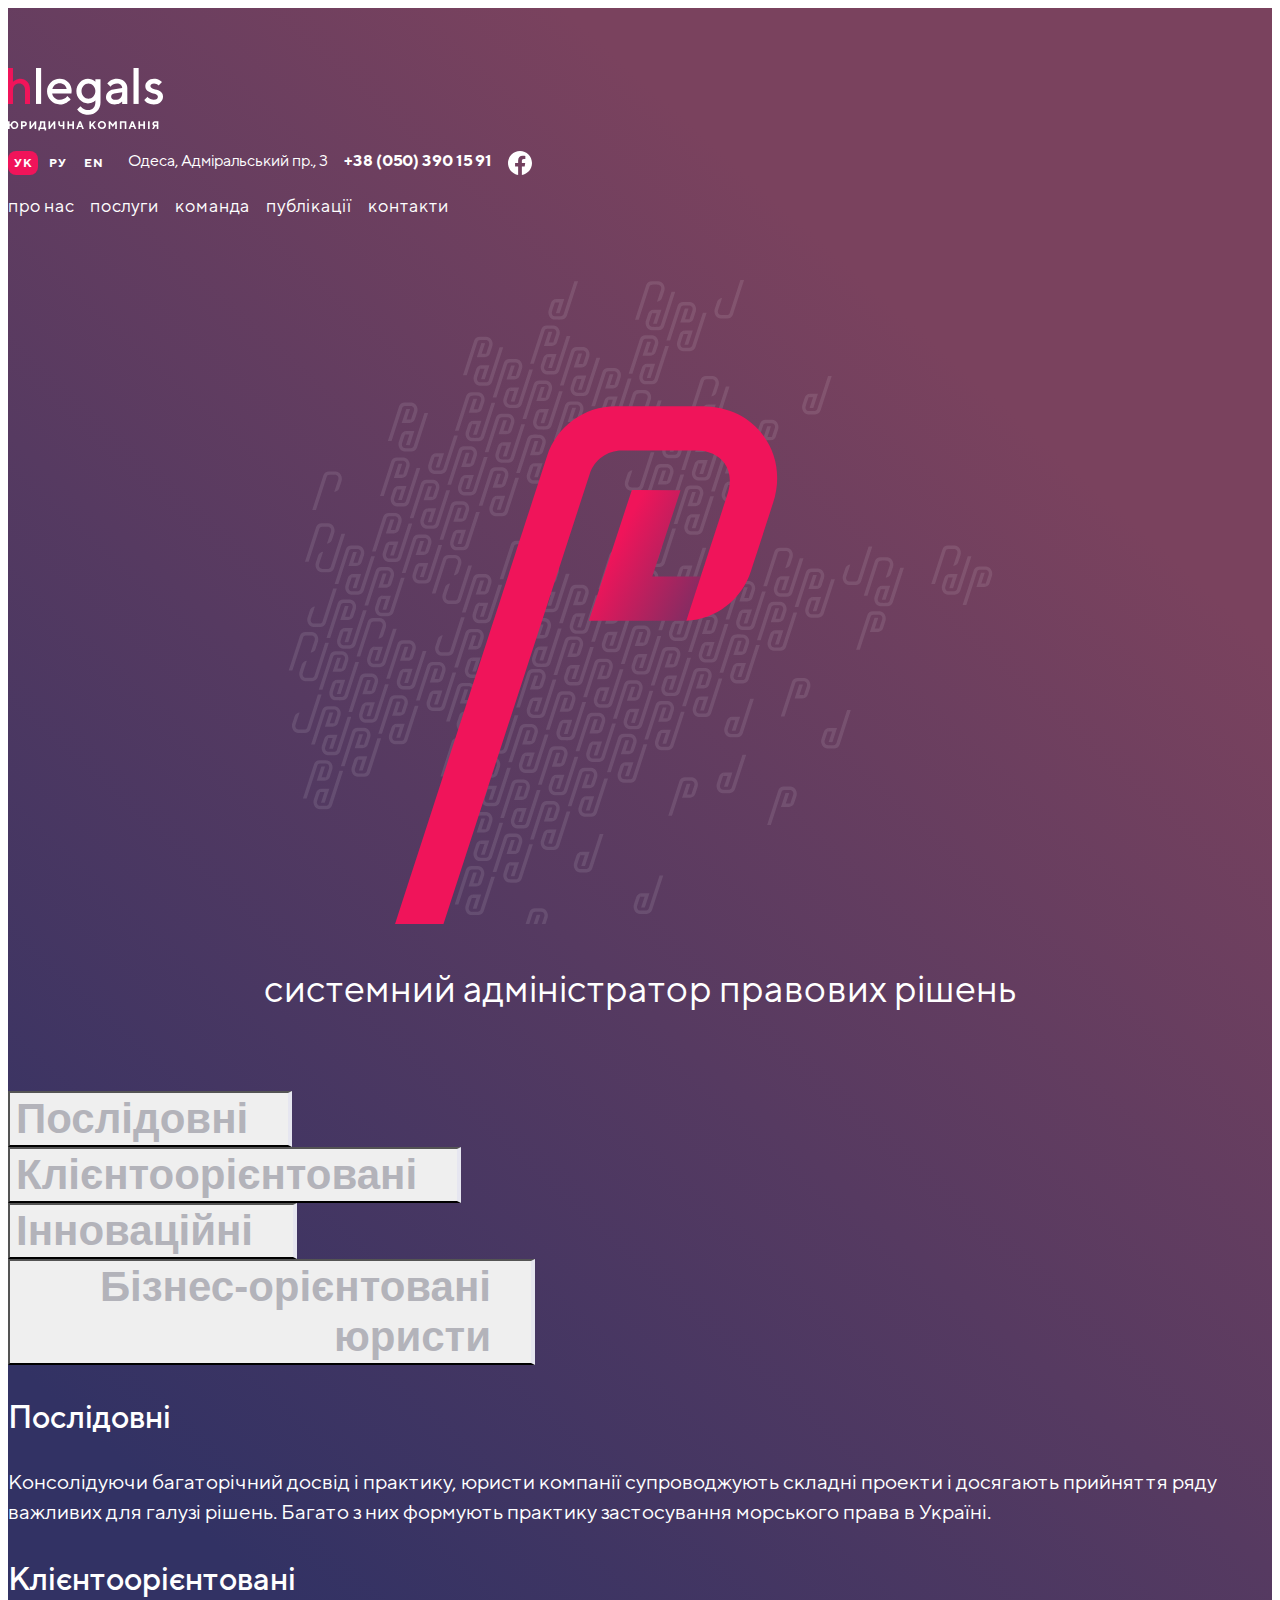
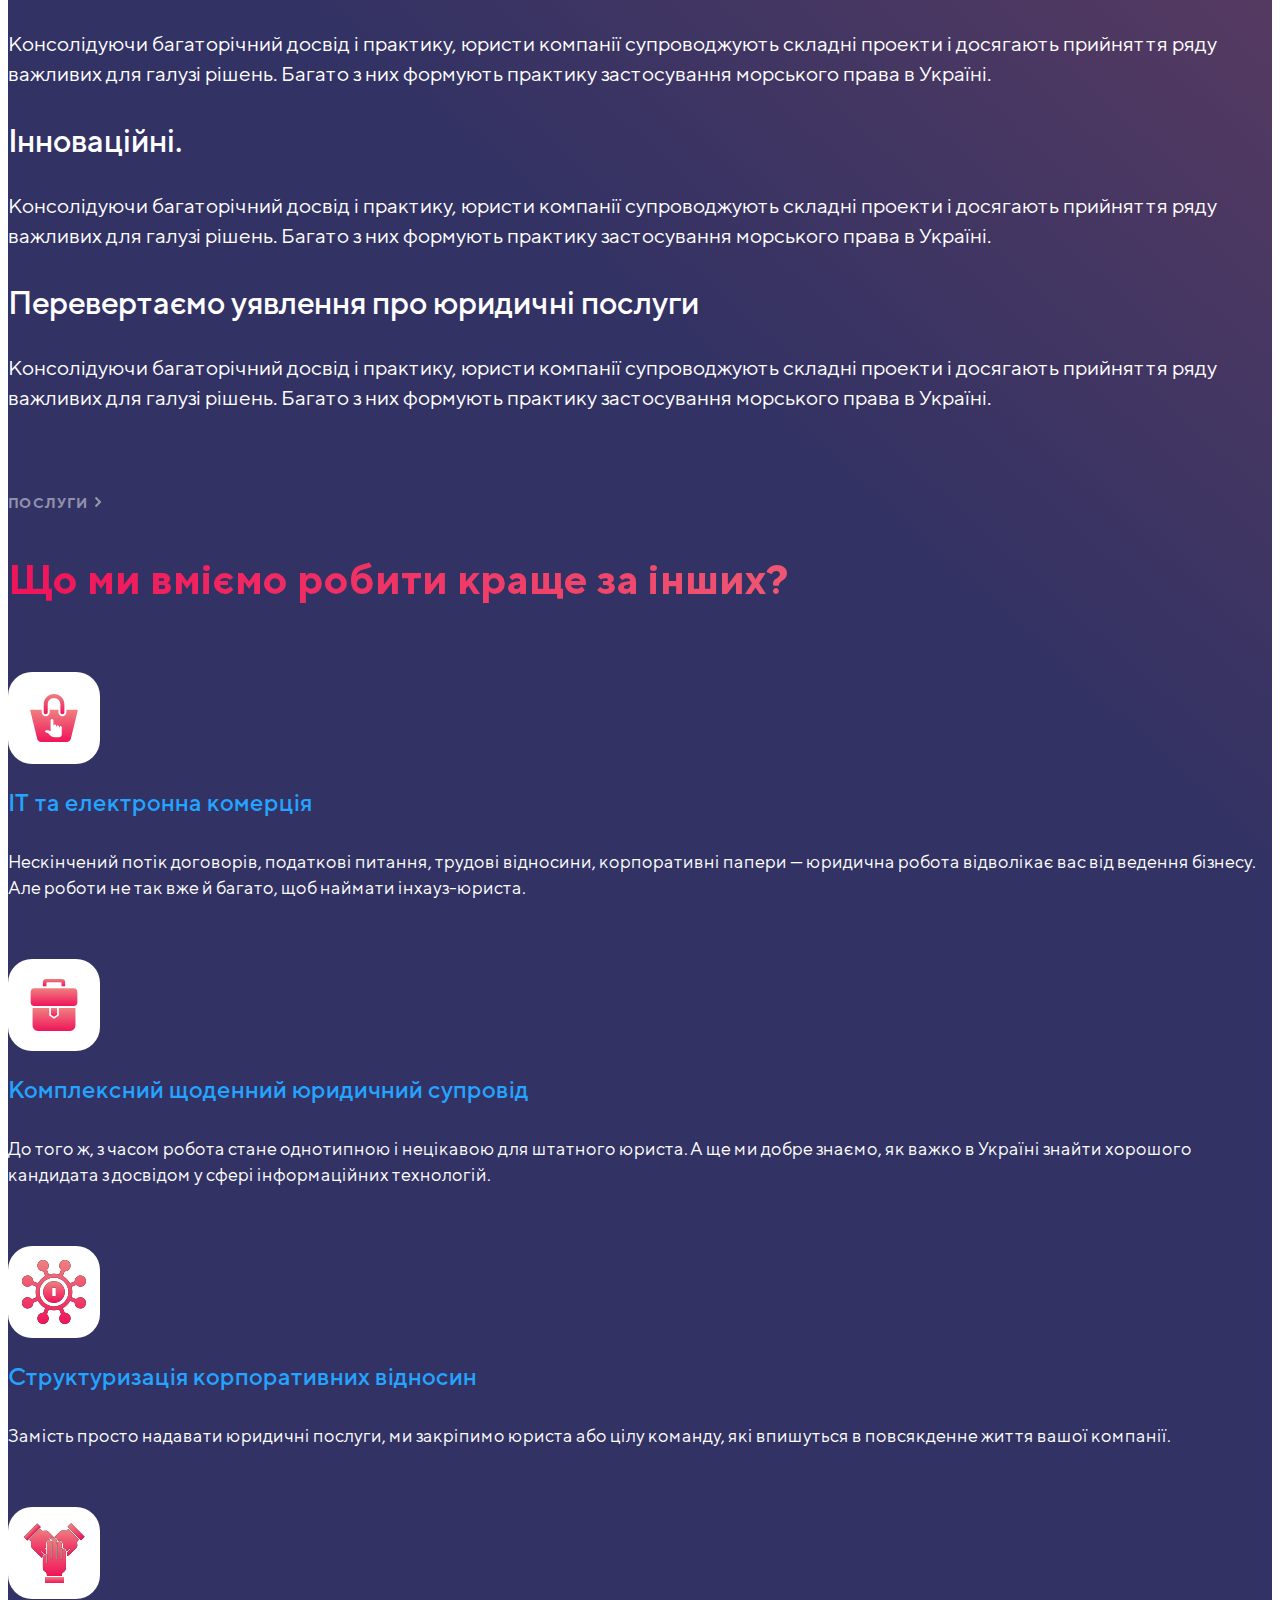
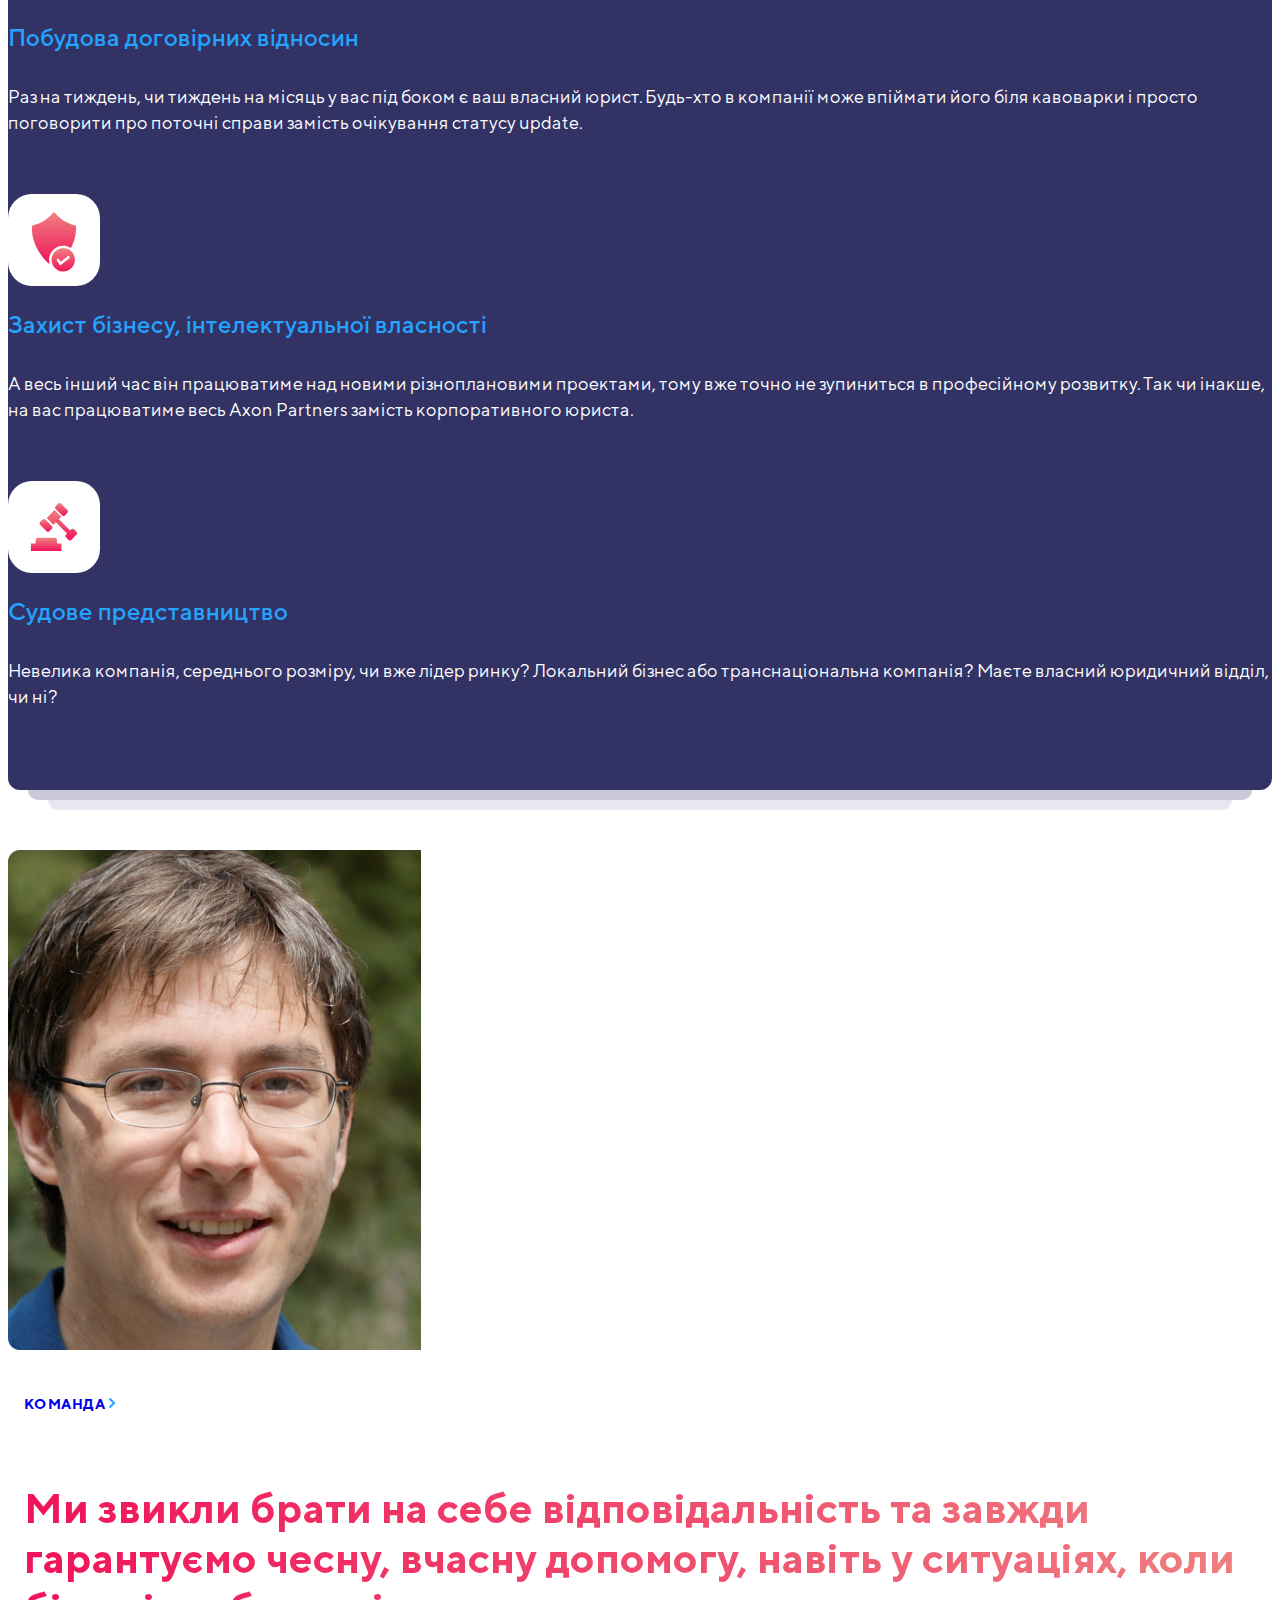
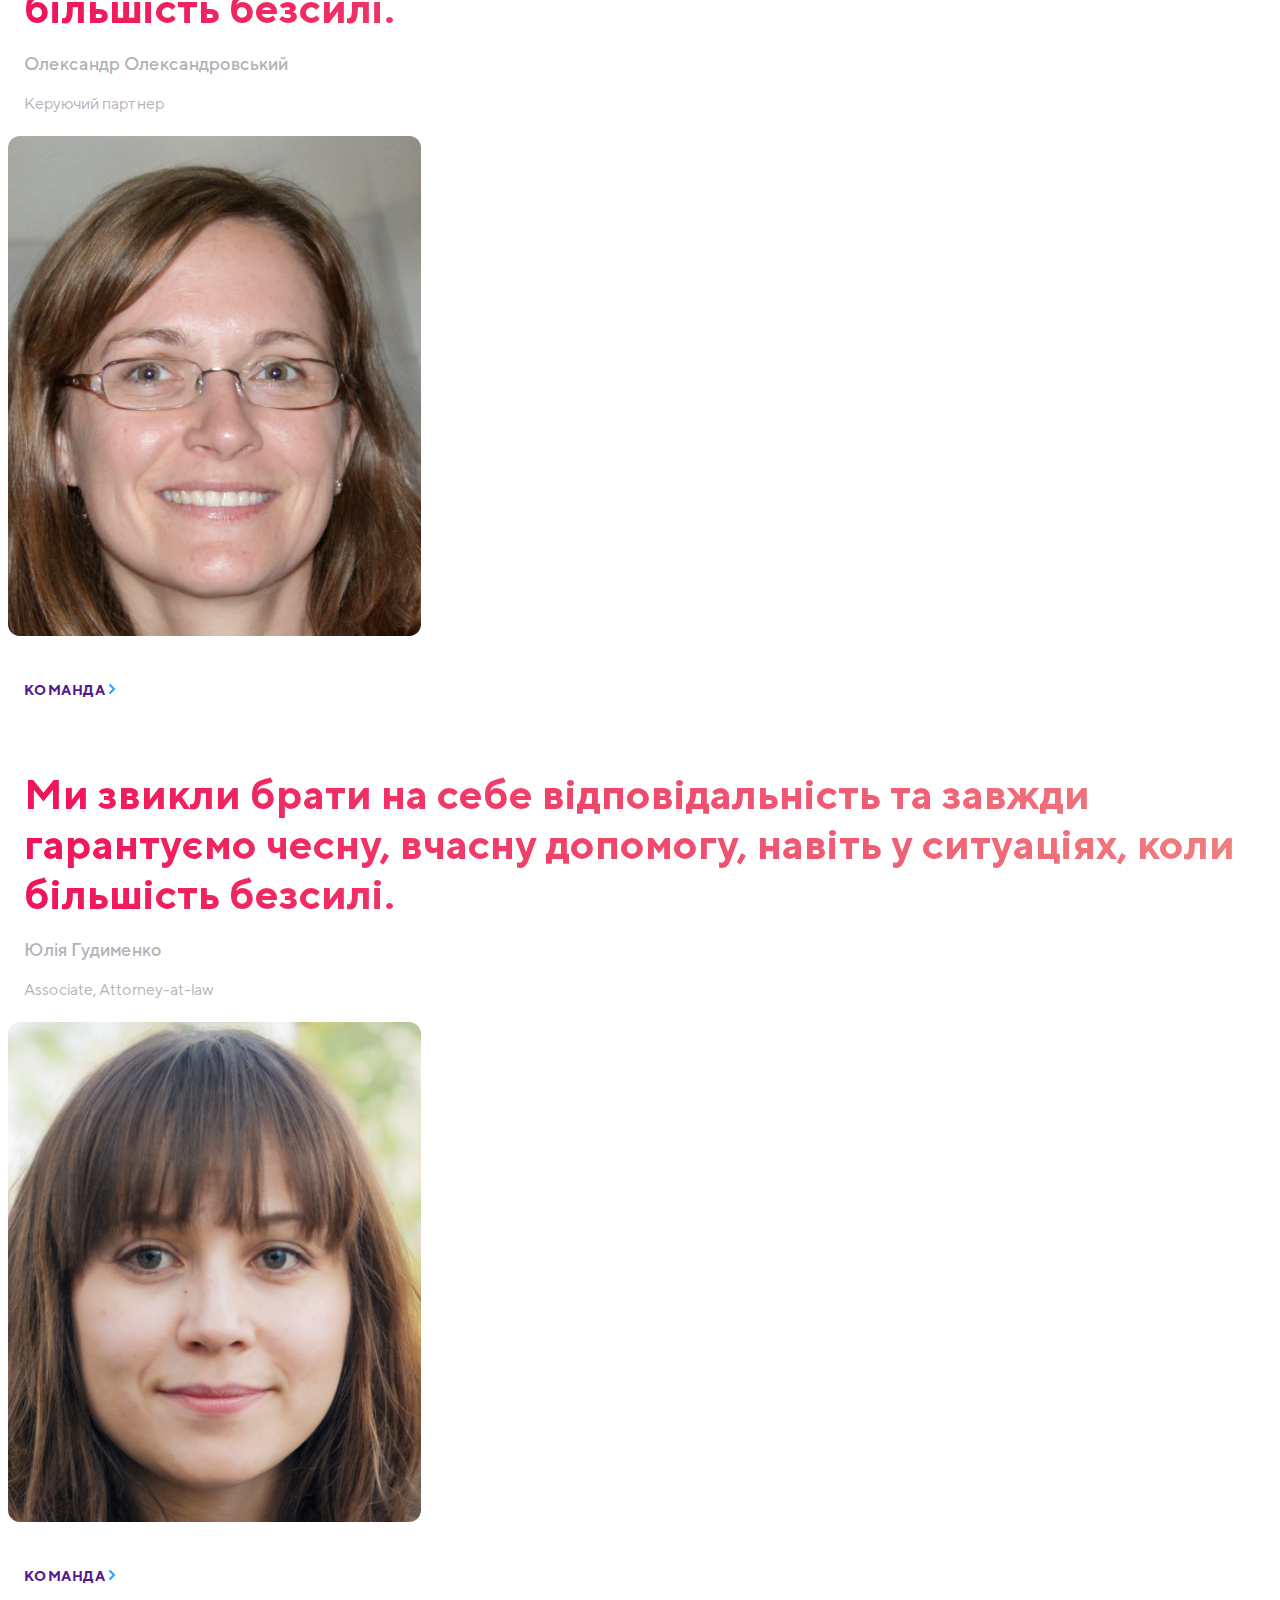
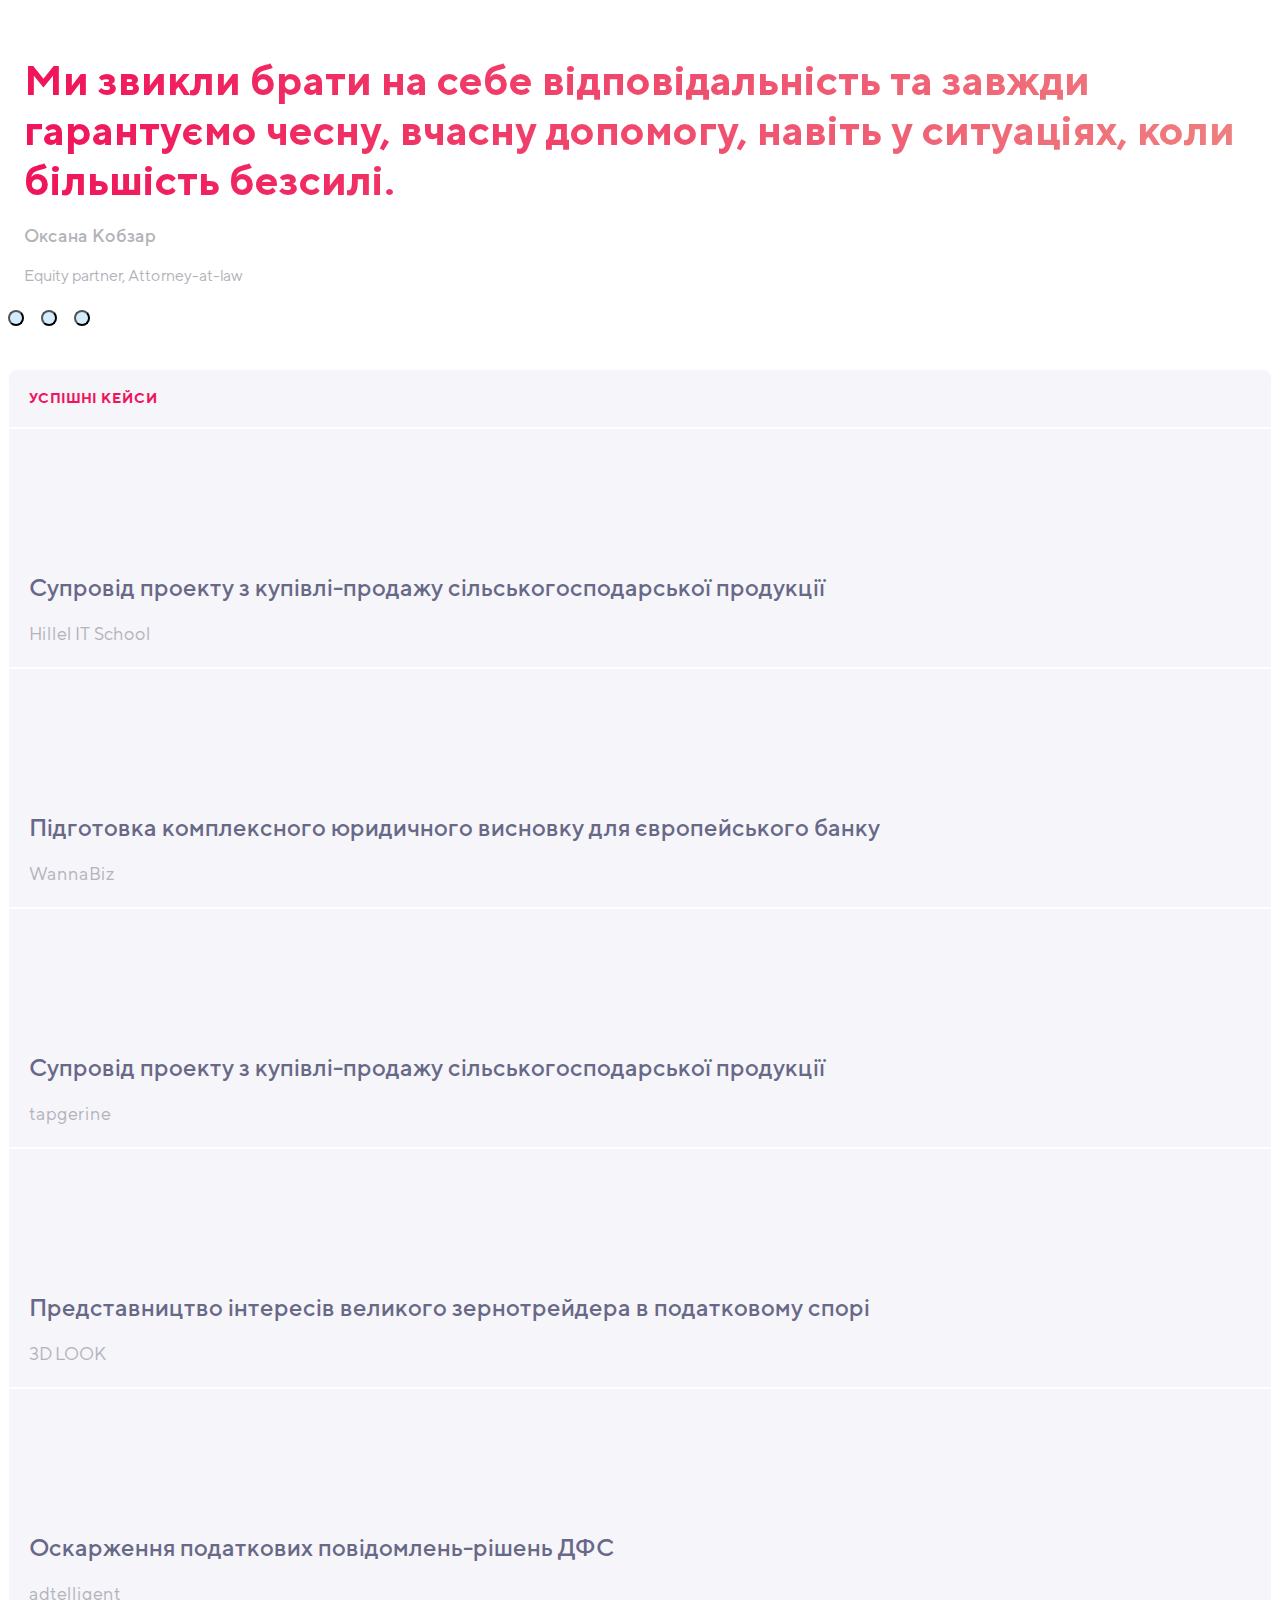
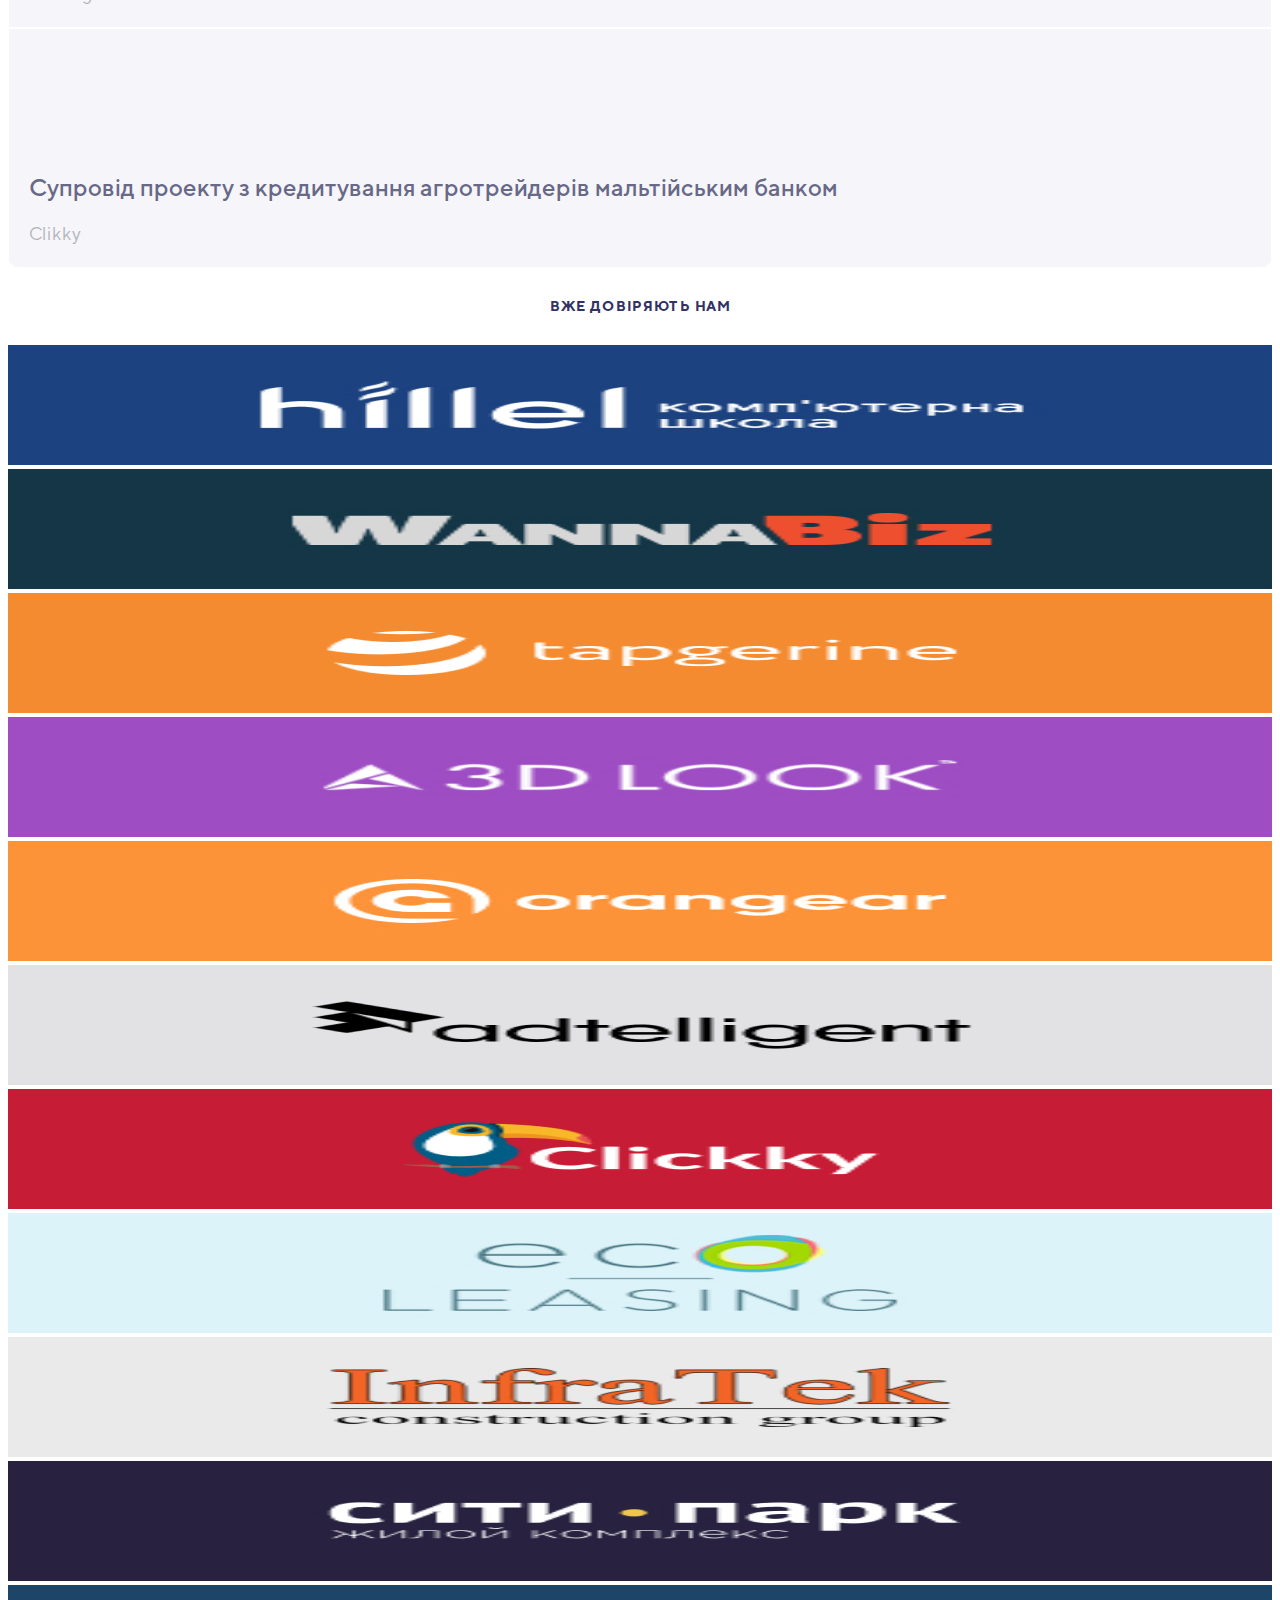
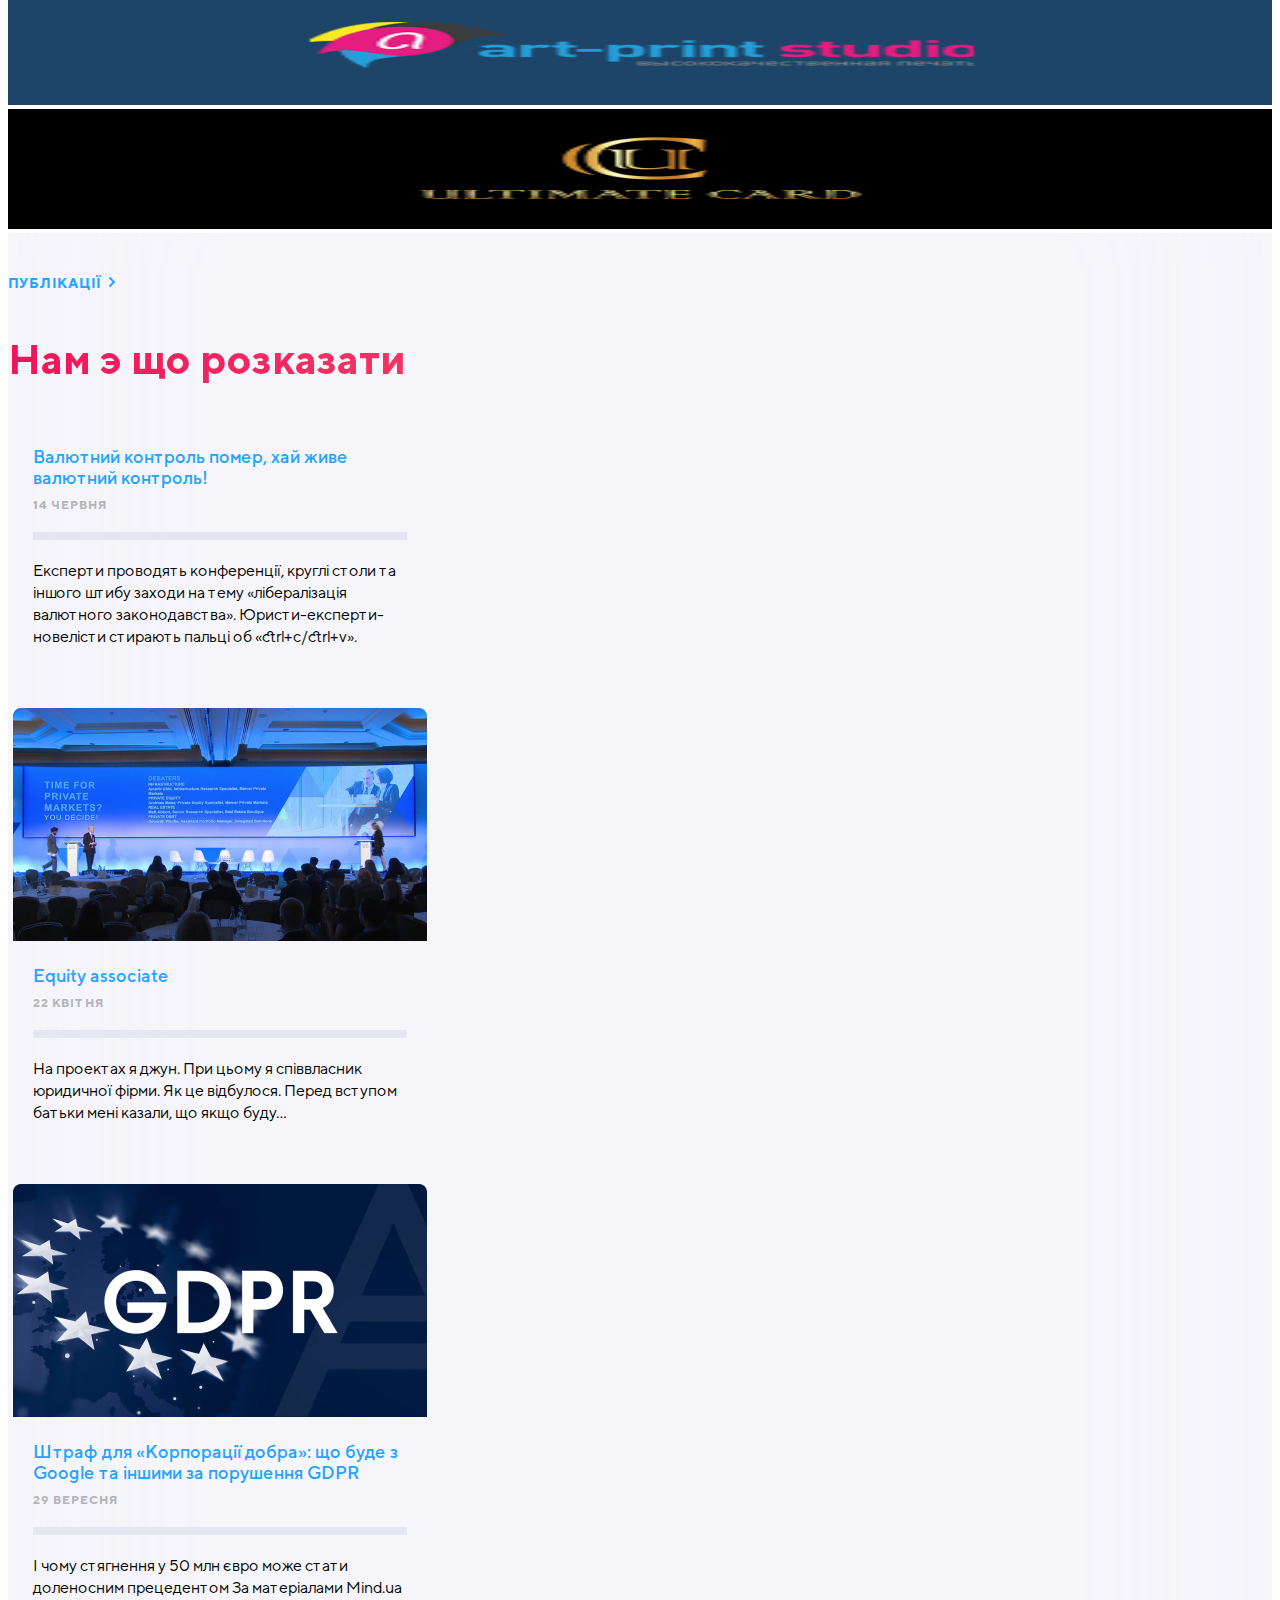
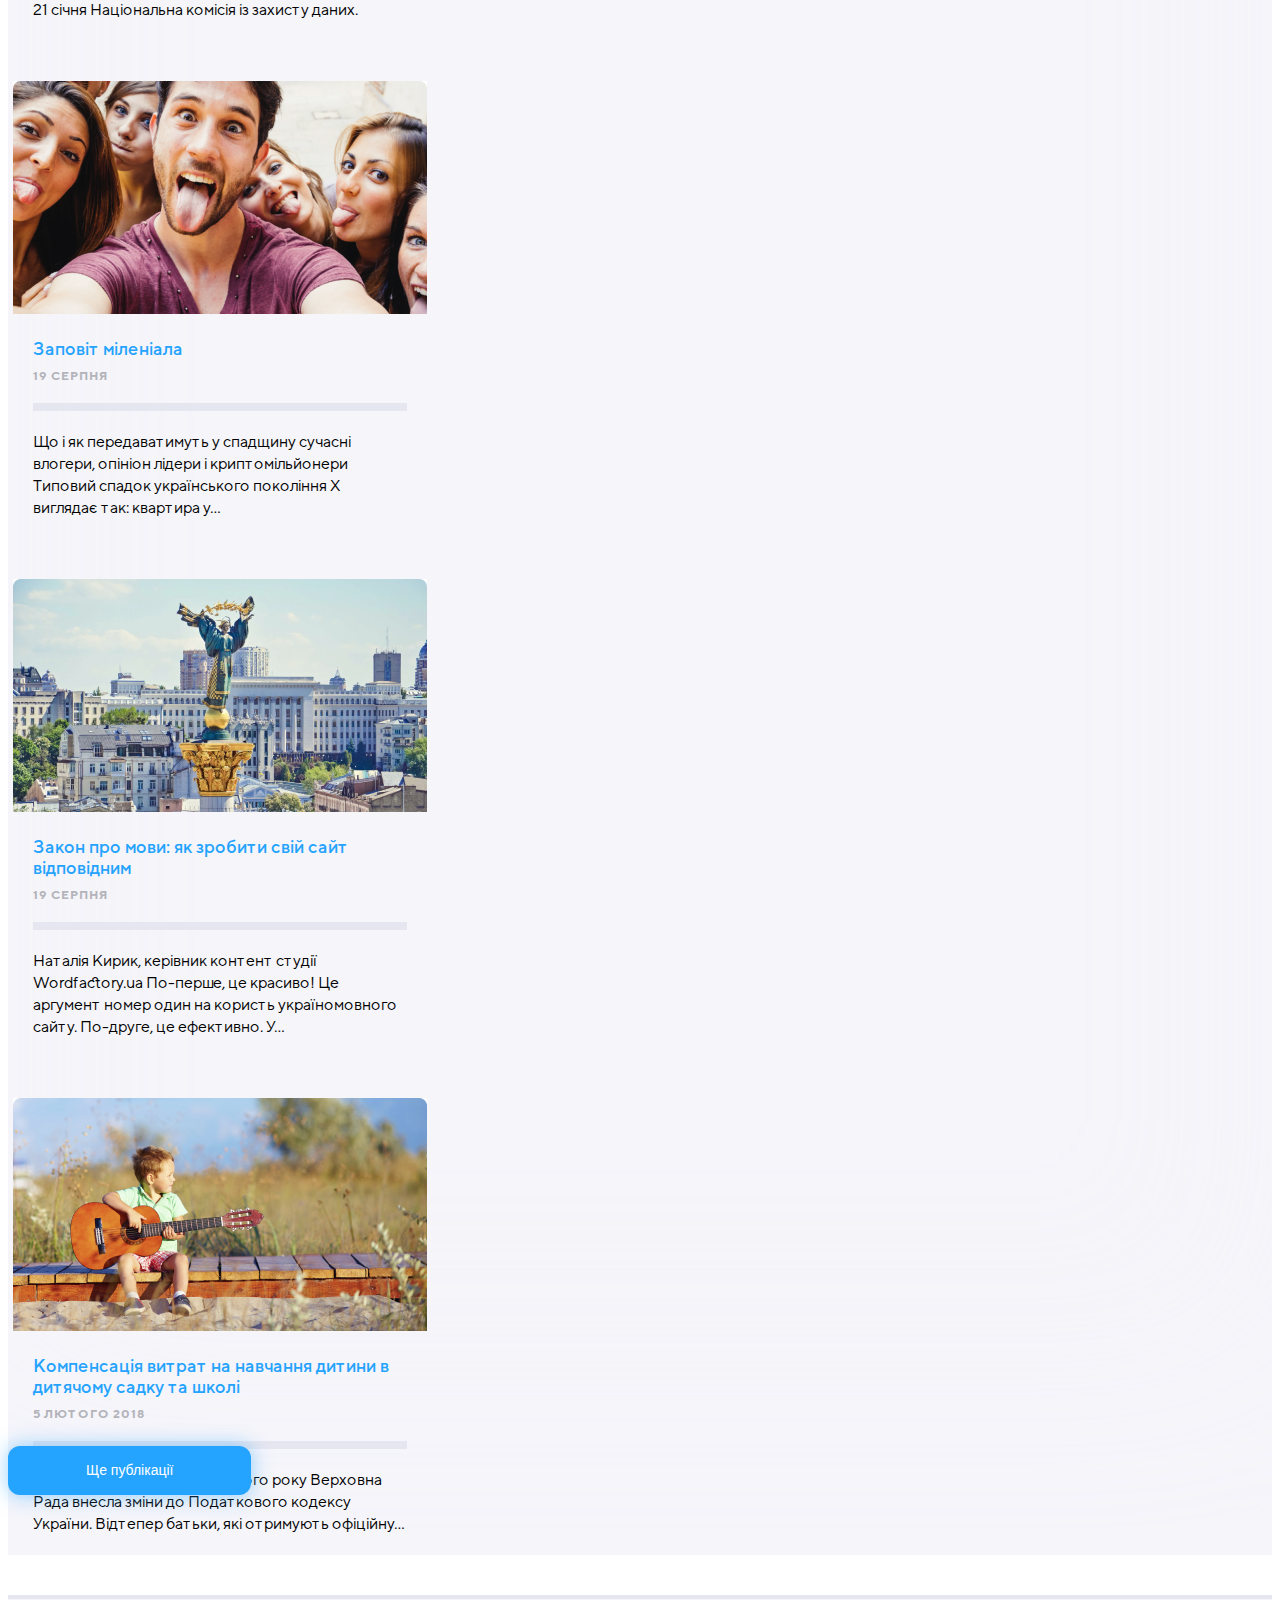
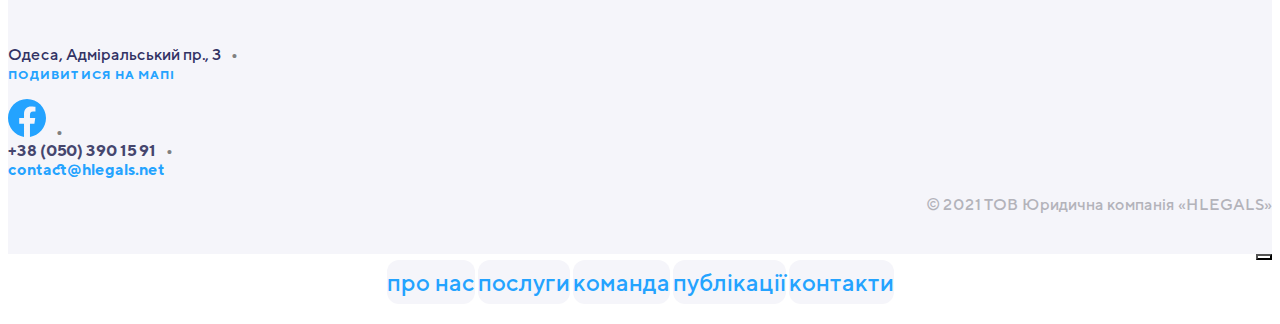
<file: index.html>
<!DOCTYPE html>
<html lang="en">
<head>
    <meta charset="UTF-8">
    <meta http-equiv="X-UA-Compatible" content="IE=edge">
    <meta name="viewport" content="width=device-width, initial-scale=1.0">
    <title>Document</title>
    <link href="https://cdn.jsdelivr.net/npm/bootstrap@5.1.3/dist/css/bootstrap.min.css" rel="stylesheet" integrity="sha384-1BmE4kWBq78iYhFldvKuhfTAU6auU8tT94WrHftjDbrCEXSU1oBoqyl2QvZ6jIW3" crossorigin="anonymous">
    <link rel="stylesheet" href="./style/style.css">
</head>
<body>
<div class="experience_services">
  <div class="background">
  <header class="header-main-page">
    <div class="container">
      <div class="header-content row justify-content-between">
        <div class="logo col-xl-6 col-lg-4  col-md-4 col-sm-12 p-0">
            <a href="#"><img src="./images/header/logo-min.svg" alt="logo"></a>
        </div>
          <div class="right-nav col-xl-6  col-lg-8  col-md-8 col-sm-12 p-0 " >
            <ul class="contact-info d-flex align-items-center justify-content-end">
                <li class="language">
                  <a class="pressed" href="#">УК</a>
                  <a href="#">РУ</a>
                  <a href="#">EN</a>
                </li>
                <li class="address">
                  Одеса, Адміральський пр., 3
                </li>
                <li class="number">+38 (050) 390 15 91</li>
                <li class="facebook-logo"><a  href="https://www.facebook.com/nikitusya.nikitka" target="_blank"><img class="img-svg" src="./images/header/facebook.svg" alt="facebook_logo"></a></li>
            </ul>
            <ul class="nav-header justify-content-end">
                <li><a href="./about.html">про нас</a></li>
                <li><a href="./services.html">послуги</a></li>
                <li><a href="./team.html">команда</a></li>
                <li><a href="./publications.html">публікації</a></li>
                <li><a href="./contact.html">контакти</a></li>               
            </ul>
          </div>
        </div>
    </div>
  </header>
  <header class="header-tablet-small">
    <div class="container">
      <div class="header-content row justify-content-between">
            <ul class="contact-info d-flex align-items-center justify-content-md-end justify-content-between p-0">
                <li class="language">
                  <a class="pressed" href="#">УК</a>
                  <a href="#">РУ</a>
                  <a href="#">EN</a>
                </li>
                <li class="address">
                  Одеса, Адміральський пр., 3
                </li>
                <li class="number">+38 (050) 390 15 91</li>
                <li class="facebook-logo"><a  href="https://www.facebook.com/nikitusya.nikitka" target="_blank"><img class="img-svg" src="./images/header/facebook.svg" alt="facebook_logo"></a></li>
            </ul>
            <div class="logo  d-flex justify-content-between align-items-center">
                <a href="#"><img src="./images/header/logo-min.svg" alt="logo"></a>
                <button class="btn" type="button" data-bs-toggle="offcanvas" data-bs-target="#offcanvasBottom" aria-controls="offcanvasBottom"><img class="humburger" src="./images/header/hamburger-white.svg" alt="hamburger"></button>
            </div>
            <ul class="nav-header justify-content-start ">
                <li><a href="./about.html">про нас</a></li>
                <li><a href="./services.html">послуги</a></li>
                <li><a href="./team.html">команда</a></li>
                <li><a href="./publications.html">публікації</a></li>
                <li><a href="./contact.html">контакти</a></li>               
            </ul>
        </div>
    </div>
  </header>
  <main></main>
    <div class="banner text-center">
      <div class="container">
        <div class="banner__content">
          <div class="banner-img position-relative">
            <img class="text-center" style="z-index: +100;" src="./images/baner/Symbol.svg" alt="asad">
            <p class="banner-text position-absolute top-50 start-50 translate-middle">системний адміністратор правових рішень</p>
          </div>
          <div class="carousel experience  row" >
            <div class="buttons d-flex flex-column col-6"   >
              <button class="btn " type="button" data-bs-toggle="collapse" data-bs-target="#multiCollapseExample1" >Послідовні</button>
              <button class="btn " type="button" data-bs-toggle="collapse" data-bs-target="#multiCollapseExample2" >Клієнтоорієнтовані</button>
              <button class="btn " type="button" data-bs-toggle="collapse" data-bs-target="#multiCollapseExample3" >Інноваційні</button>
              <button class="btn " type="button" data-bs-toggle="collapse" data-bs-target="#multiCollapseExample4" >Бізнес-орієнтовані юристи</button>
            </div>
            <div class="col-6 text-center " id="menu">
              <div class="col ">
                <div class="collapse  collapse-horizontal show" data-bs-parent="#menu" id="multiCollapseExample1">
                  <div class="card card-body">
                    <p class="title">Послідовні</p>
                    <p class="text">Консолідуючи багаторічний досвід і практику, юристи компанії супроводжують складні проекти і досягають прийняття ряду важливих для галузі рішень. Багато з них формують практику застосування морського права в Україні.</p>
                  </div>
                </div>
              </div>
                <div class="col">
                  <div class="collapse  collapse-horizontal" data-bs-parent="#menu" id="multiCollapseExample2">
                    <div class="card card-body">
                      <p class="title">Клієнтоорієнтовані</p>
                      <p class="text">Консолідуючи багаторічний досвід і практику, юристи компанії супроводжують складні проекти і досягають прийняття ряду важливих для галузі рішень. Багато з них формують практику застосування морського права в Україні.</p>
                    </div>
                  </div>
                </div>
                <div class="col">
                  <div class="collapse  collapse-horizontal" data-bs-parent="#menu" id="multiCollapseExample3">
                    <div class="card card-body">
                      <p class="title">Інноваційні.</p>
                      <p class="text">Консолідуючи багаторічний досвід і практику, юристи компанії супроводжують складні проекти і досягають прийняття ряду важливих для галузі рішень. Багато з них формують практику застосування морського права в Україні.</p>
                    </div>
                  </div>
                </div>
                <div class="col">
                  <div class="collapse  collapse-horizontal" data-bs-parent="#menu" id="multiCollapseExample4">
                    <div class="card card-body">
                      <p class="title">Перевертаємо уявлення про юридичні послуги</p>
                      <p class="text">Консолідуючи багаторічний досвід і практику, юристи компанії супроводжують складні проекти і досягають прийняття ряду важливих для галузі рішень. Багато з них формують практику застосування морського права в Україні.</p>
                    </div>
                  </div>
                </div>
              </div> 
          </div>
          <div class="experience-mobile ">
            <div id="experience-mobile" class="carousel slide" data-bs-ride="carousel">
              <div class="carousel-inner">
                <div class="carousel-item active text-start">
                  <h4>Послідовні</h4>
                  <h3>Перевертаємо уявлення про юридичні послуги</h3>
                  <p>Консолідуючи багаторічний досвід і практику, юристи компанії супроводжують складні проекти і досягають прийняття ряду важливих для галузі рішень. Багато з них формують практику застосування морського права в Україні.</p>
                </div>
                <div class="carousel-item text-start">
                  <h4>Клієнтоорієнтовані</h4>
                  <h3>Перевертаємо уявлення про юридичні послуги</h3>
                  <p>Консолідуючи багаторічний досвід і практику, юристи компанії супроводжують складні проекти і досягають прийняття ряду важливих для галузі рішень. Багато з них формують практику застосування морського права в Україні.</p>
  
                </div>
                <div class="carousel-item text-start">
                  <h4>Інноваційні</h4>
                  <h3>Перевертаємо уявлення про юридичні послуги</h3>
                  <p>Консолідуючи багаторічний досвід і практику, юристи компанії супроводжують складні проекти і досягають прийняття ряду важливих для галузі рішень. Багато з них формують практику застосування морського права в Україні.</p>
                </div>
                <div class="carousel-item text-start">
                  <h4>Бізнес-орієнтовані юристи</h4>
                  <h3>Перевертаємо уявлення про юридичні послуги</h3>
                  <p>Консолідуючи багаторічний досвід і практику, юристи компанії супроводжують складні проекти і досягають прийняття ряду важливих для галузі рішень. Багато з них формують практику застосування морського права в Україні.</p>
                </div>
              </div>
              <div class="carousel-indicators">
                <button type="button" data-bs-target="#experience-mobile" data-bs-slide-to="0" class="active" aria-current="true" aria-label="Slide 1"></button>
                <button type="button" data-bs-target="#experience-mobile" data-bs-slide-to="1" aria-label="Slide 2"></button>
                <button type="button" data-bs-target="#experience-mobile" data-bs-slide-to="2" aria-label="Slide 3"></button>
                <button type="button" data-bs-target="#experience-mobile" data-bs-slide-to="3" aria-label="Slide 4"></button>
              </div>
          </div>
          </div>
          <div class="services row">
              <div class="title text-start"> 
                <a href="./services.html">Послуги <img src="./images/arrow/grey-arrow.svg" alt="arrow"></a>
                <p class="text">Що ми вміємо робити краще за інших?</p>
              </div>
            <div class="services__cards row">
              <div class="services__card col-xl-4 col-lg-6 col-md-6 col-sm-12 text-start">
                <div class="picture">
                  <img src="./images/baner/iconfinder_shopping-purse.svg" alt="icon">
                </div>
                <a href="./service-page.html" class="card__title">IT та електронна комерція</a>
                <p class="card__text">Нескінчений потік договорів, податкові питання, трудові відносини, корпоративні папери — юридична робота відволікає вас від ведення бізнесу. Але роботи не так вже й багато, щоб наймати інхауз-юриста.</p>
              </div>
              <div class="services__card col-xl-4 col-lg-6 col-md-6 col-sm-12 text-start">
                <div class="picture">
                  <img src="./images/baner/iconfinder_briefcase.svg" alt="icon">
                </div>
                <a href="./service-page.html" class="card__title">Комплексний щоденний юридичний супровід</a>
                <p class="card__text">До того ж, з часом робота стане однотипною і нецікавою для штатного юриста. А ще ми добре знаємо, як важко в Україні знайти хорошого кандидата з досвідом у сфері інформаційних технологій.</p>
              </div>
              <div class="services__card col-xl-4 col-lg-6 col-md-6 col-sm-12 text-start">
                <div class="picture">
                  <img src="./images/baner/iconfinder_crowdfunding.svg" alt="icon">
                </div>
                <a href="./service-page.html" class="card__title">Структуризація корпоративних відносин</a>
                <p class="card__text">Замість просто надавати юридичні послуги, ми закріпимо юриста або цілу команду, які впишуться в повсякденне життя вашої компанії.</p>
              </div>
              <div class="services__card col-xl-4 col-lg-6 col-md-6 col-sm-12 text-start">
                <div class="picture">
                  <img src="./images/baner/iconfinder_collaborative.svg" alt="icon">
                </div>
                <a href="./service-page.html" class="card__title">Побудовa договірних відносин</a>
                <p class="card__text">Раз на тиждень, чи тиждень на місяць у вас під боком є ваш власний юрист. Будь-хто в компанії може впіймати його біля кавоварки і просто поговорити про поточні справи замість очікування статусу update.</p>
              </div>
              <div class="services__card col-xl-4 col-lg-6 col-md-6 col-sm-12 text-start">
                <div class="picture">
                  <img src="./images/baner/iconfinder_safety.svg" alt="icon">
                </div>
                <a href="./service-page.html" class="card__title">Захист бізнесу, інтелектуальної власності</a>
                <p class="card__text">А весь інший час він працюватиме над новими різноплановими проектами, тому вже точно не зупиниться в професійному розвитку. Так чи інакше, на вас працюватиме весь Axon Partners замість корпоративного юриста.</p>
              </div>
              <div class="services__card col-xl-4 col-lg-6 col-md-6 col-sm-12 text-start">
                <div class="picture">
                  <img src="./images/baner/iconfinder_Lawyer.svg" alt="icon">
                </div>
                <a href="./service-page.html" class="card__title">Судове представництво</a>
                <p class="card__text">Невелика компанія, середнього розміру, чи вже лідер ринку? Локальний бізнес або транснаціональна компанія? Маєте власний юридичний відділ, чи ні?</p>
              </div>
            </div>
          </div>
        </div>
      </div>
    </div>
  </div>
  <div class="experience_services__shadow">
    <div class="first-shadow"></div>
    <div class="second-shadow"></div>
  </div>
</div>
  <div class="team-card-preview">
    <div class="container">
      <div id="carouselExampleIndicators" class="carousel slide" data-bs-ride="carousel">
        <div class="carousel-inner">
          <div class="carousel-item active">
            <div class="card mb-3">
              <div class="row g-0">
                <div class="col-md-4">
                  <img src="./images/user-photo/photo-5.png" class="img-fluid rounded-start" alt="team-photo">
                </div>
                <div class="col-md-8">
                  <div class="card-body">
                    <a href="./team.html">команда<img src="./images/arrow/blue-arrow.svg" alt="arrow"></a>
                    <h5 class="card-title">Ми звикли брати на себе відповідальність та завжди гарантуємо чесну, вчасну допомогу, навіть у ситуаціях, коли більшість безсилі.</h5>
                    <p class="card-text">Олександр Олександровський</p>
                    <p class="card-text"><small class="text-muted">Керуючий партнер</small></p>
                  </div>
                </div>
              </div>
            </div>
          </div>
          <div class="carousel-item">
            <div class="card mb-3">
              <div class="row g-0">
                <div class="col-md-4">
                  <img src="./images/user-photo/photo-1.png" class="img-fluid rounded-start" alt="team-photo">
                </div>
                <div class="col-md-8">
                  <div class="card-body">
                    <a href="">команда<img src="./images/arrow/blue-arrow.svg" alt="arrow"></a>
                    <h5 class="card-title">Ми звикли брати на себе відповідальність та завжди гарантуємо чесну, вчасну допомогу, навіть у ситуаціях, коли більшість безсилі.</h5>
                    <p class="card-text">Юлія Гудименко</p>
                    <p class="card-text"><small class="text-muted">Associate, Attorney-at-law</small></p>
                  </div>
                </div>
              </div>
            </div>
          </div>
          <div class="carousel-item">
            <div class="card mb-3 ">
              <div class="row g-0">
                <div class="col-md-4">
                  <img src="./images/user-photo/photo-2.png" class="img-fluid rounded-start" alt="team-photo">
                </div>
                <div class="col-md-8">
                  <div class="card-body">
                    <a href="">команда<img src="./images/arrow/blue-arrow.svg" alt="arrow"></a>
                    <h5 class="card-title">Ми звикли брати на себе відповідальність та завжди гарантуємо чесну, вчасну допомогу, навіть у ситуаціях, коли більшість безсилі.</h5>
                    <p class="card-text">Оксана Кобзар</p>
                    <p class="card-text"><small class="text-muted">Equity partner, Attorney-at-law</small></p>
                  </div>
                </div>
              </div>
            </div>
          </div>
        </div>
      </div>
      <div class="carousel-indicators">
        <button type="button" data-bs-target="#carouselExampleIndicators" data-bs-slide-to="0" class="active" aria-current="true" aria-label="Slide 1"><div class="indicator"></div></button>
        <button type="button" data-bs-target="#carouselExampleIndicators" data-bs-slide-to="1" aria-label="Slide 2"><div class="indicator"></div></button>
        <button type="button" data-bs-target="#carouselExampleIndicators" data-bs-slide-to="2" aria-label="Slide 3"><div class="indicator"></div></button>
        </div>
      </div>
    </div>
  <div class="team-card-preview-mobile">
    <div class="container">
      <div id="team-card-mobile" class="carousel slide" data-bs-ride="carousel">
        <div class="carousel-inner">
          <div class="carousel-item active">
            <div class="card">
              <div class="row g-0">
                <div class="card-body">
                  <div class="title">
                    <a href="">команда<img src="./images/arrow/blue-arrow.svg" alt="arrow"></a>
                    <h5 class="card-title">Ми звикли брати на себе відповідальність та завжди гарантуємо чесну, вчасну допомогу, навіть у ситуаціях, коли більшість безсилі.</h5>
                  </div>
                  <div class="user-card d-flex ">
                    <div class="user-photo">
                        <img src="./images/user-photo/photo-5.png" class="w-100" alt="team-photo">
                    </div>
                    <div class="user-info">
                        <p class="card-text">Олександр Олександровський</p>
                        <p class="card-text"><small class="text-muted">Керуючий партнер</small></p>
                    </div>
                  </div>
                </div>
              </div>
            </div>
          </div>
          <div class="carousel-item">
            <div class="card">
              <div class="row g-0">
                <div class="card-body">
                  <div class="title">
                    <a href="">команда<img src="./images/arrow/blue-arrow.svg" alt="arrow"></a>
                    <h5 class="card-title">Ми звикли брати на себе відповідальність та завжди гарантуємо чесну, вчасну допомогу, навіть у ситуаціях, коли більшість безсилі.</h5>
                  </div>
                  <div class="user-card d-flex ">
                    <div class="user-photo">
                        <img src="./images/user-photo/photo-1.png" class="w-100" alt="team-photo">
                    </div>
                    <div class="user-info">
                        <p class="card-text">Оксана Кобзар</p>
                        <p class="card-text"><small class="text-muted">Equity partner, Attorney-at-law</small></p>
                    </div>
                  </div>
                </div>
              </div>
            </div>
          </div>
          <div class="carousel-item">
            <div class="card">
              <div class="row g-0">
                <div class="card-body">
                  <div class="title">
                    <a href="">команда<img src="./images/arrow/blue-arrow.svg" alt="arrow"></a>
                    <h5 class="card-title">Ми звикли брати на себе відповідальність та завжди гарантуємо чесну, вчасну допомогу, навіть у ситуаціях, коли більшість безсилі.</h5>
                  </div>
                  <div class="user-card d-flex ">
                    <div class="user-photo">
                        <img src="./images/user-photo/photo-2.png" class="w-100" alt="team-photo">
                    </div>
                    <div class="user-info">
                        <p class="card-text">Юлія Гудименко</p>
                        <p class="card-text"><small class="text-muted">Associate, Attorney-at-law</small></p>
                    </div>
                  </div>
                </div>
              </div>
            </div>
          </div>
        </div>
      <div class="carousel-indicators">
        <button type="button" data-bs-target="#team-card-mobile" data-bs-slide-to="0" class="active" aria-current="true" aria-label="Slide 1"><div class="indicator"></div></button>
        <button type="button" data-bs-target="#team-card-mobile" data-bs-slide-to="1" aria-label="Slide 2"><div class="indicator"></div></button>
        <button type="button" data-bs-target="#team-card-mobile" data-bs-slide-to="2" aria-label="Slide 3"><div class="indicator"></div></button>
        </div>
      </div>
    </div>
  </div>
    <div class="successful-cases">
      <div class="container">
        <div class="successful-cases__content row">
          <div class="first-card col-12 col-xl-4 col-lg-4 col-md-6 col-sm-12">
            <div class="title">Успішні кейси</div>
            <div class="case-card">
              <div class="card-text">Супровід проекту з купівлі-продажу сільськогосподарської продукції</div>
              <div class="company">Hillel IT School</div>
            </div>
          </div>
          <div class="case-card col-12  col-xl-4 col-lg-4 col-md-6 col-sm-12">
            <div class="card-text">Підготовка комплексного юридичного висновку для європейського банку</div>
            <div class="company">WannaBiz</div>
          </div>
          <div class="case-card col-12  col-xl-4 col-lg-4 col-md-6 col-sm-12">
            <div class="card-text  ">Супровід проекту з купівлі-продажу сільськогосподарської продукції</div>
            <div class="company">tapgerine</div>
          </div>
          <div class="case-card col-12  col-xl-3 col-lg-3 col-md-6 col-sm-12">
            <div class="card-text">Представництво інтересів великого зернотрейдера в податковому спорі</div>
            <div class="company">3D LOOK</div>
          </div>
          <div class="case-card col-12  col-xl-4 col-lg-4 col-md-6 col-sm-12">
            <div class="card-text">Оскарження податкових повідомлень-рішень ДФС</div>
            <div class="company">adtelligent</div>
          </div>
          <div class="case-card col-12  col-xl-5 col-lg-5 col-md-6 col-sm-12">
            <div class="card-text">Супровід проекту з кредитування агротрейдерів мальтійським банком</div>
            <div class="company">Clikky</div>
          </div>
        </div>
      </div>
    </div>
    <div class="partners">
      <div class="container p-0">
      <div class="title">Вже довіряють нам</div>
      <div class="partners__cards row d-flex m-auto">
        <div class="partners__card col-6 col-md-3 col-sm-6"><img src="./images/partner/hillel.jpg" alt="logo"></div>
        <div class="partners__card col-6 col-md-3 col-sm-6"><img src="./images/partner/wannaBiz.jpg" alt="logo"></div>
        <div class="partners__card col-6 col-md-3 col-sm-6"><img src="./images/partner/tapgerine.jpg" alt="logo"></div>
        <div class="partners__card col-6 col-md-3 col-sm-6"><img src="./images/partner/3d-look.jpg" alt="logo"></div>
        <div class="partners__card col-6 col-md-3 col-sm-6"><img src="./images/partner/orangear.jpg" alt="logo"></div>
        <div class="partners__card col-6 col-md-3 col-sm-6"><img src="./images/partner/adtelligent.jpg" alt="logo"></div>
        <div class="partners__card col-6 col-md-3 col-sm-6"><img src="./images/partner/clickky.jpg" alt="logo"></div>
        <div class="partners__card col-6 col-md-3 col-sm-6"><img src="./images/partner/eco.jpg" alt="logo"></div>
        <div class="partners__card col-6 col-md-3 col-sm-6"><img src="./images/partner/infratek.jpg" alt="logo"></div>
        <div class="partners__card col-6 col-md-3 col-sm-6"><img src="./images/partner/city-park.jpg" alt="logo"></div>
        <div class="partners__card col-6 col-md-3 col-sm-6"><img src="./images/partner/art-print.jpg" alt="logo"></div>
        <div class="partners__card col-6 col-md-3 col-sm-6"><img src="./images/partner/ultimate-card.jpg" alt="logo"></div>
      </div>
    </div>
    </div>
    <div class="posts">
      <div class="container">   
        <div class="title">
          <a href="./publications.html">Публікації <img src="./images/arrow/blue-arrow.svg" alt=""></a>
          <h3>Нам э що розказати</h3>
        </div>
        <div class="posts__cards row w-100 d-flex justify-content-between ">
          <div class="wrapper-card col-12 col-xl-4 col-lg-4 col-md-6 col-sm-6 d-flex justify-content-center  h-100">
            <div class="card">
              <div class="card-body">
                <a class="post__title" href="./publications-entry.html">Валютний контроль помер, хай живе валютний контроль!</a>
                <p class="post__date">14 червня</p>
                <hr>
                <p class="post__text">Експерти проводять конференції, круглі столи та іншого штибу заходи на тему «лібералізація валютного законодавства». Юристи-експерти-новелісти стирають пальці об «ctrl+c/ctrl+v».</p>
              </div>
            </div>
          </div>
          <div class="wrapper-card col-12 col-xl-4 col-lg-4 col-md-6 col-sm-6 d-flex justify-content-center  h-100">
            <div class="card" >
              <img src="./images/posts/image.jpg" class="card-img-top" alt="...">
              <div class="card-body">
                <a class="post__title" href="./publications-entry.html">Equity associate</a>
                <p class="post__date">22 квітня</p>
                <hr>
                <p class="post__text">На проектах я джун. При цьому я співвласник юридичної фірми. Як це відбулося. Перед вступом батьки мені казали, що якщо буду…</p>
              </div>
            </div>
          </div>
          <div class="wrapper-card col-12 col-xl-4 col-lg-4 col-md-6 col-sm-6 d-flex justify-content-center  h-100">
            <div class="card">
              <img src="./images/posts/image-4.jpg" class="card-img-top" alt="...">
              <div class="card-body">
                <a class="post__title" href="./publications-entry.html">Штраф для «Корпорації добра»: що буде з Google та іншими за порушення GDPR</a>
                <p class="post__date">29 вересня</p>
                <hr>
                <p class="post__text">І чому стягнення у 50 млн євро може стати доленосним прецедентом За матеріалами Mind.ua 21 січня Національна комісія із захисту даних.</p>
              </div>
            </div>
          </div>
          <div class="wrapper-card col-12 col-xl-4 col-lg-4 col-md-6 col-sm-6 d-flex justify-content-center  h-100">
            <div class="card">
              <img src="./images/posts/image-1.jpg" class="card-img-top" alt="...">
              <div class="card-body">
                <a class="post__title" href="./publications-entry.html">Заповіт міленіала</a>
                <p class="post__date">19 серпня</p>
                <hr>
                <p class="post__text">Що і як передаватимуть у спадщину сучасні влогери, опініон лідери і криптомільйонери Типовий спадок українського покоління Х виглядає так: квартира у…</p>
              </div>
            </div>
          </div>
          <div class="wrapper-card col-12 col-xl-4 col-lg-4 col-md-6 col-sm-6 d-flex justify-content-center  h-100">
            <div class="card">
              <img src="./images/posts/image-2.jpg" class="card-img-top" alt="...">
              <div class="card-body">
                <a class="post__title" href="./publications-entry.html">Закон про мови: як зробити свій сайт відповідним</a>
                <p class="post__date">19 серпня</p>
                <hr>
                <p class="post__text">Наталія Кирик, керівник контент студії Wordfactory.ua По-перше, це красиво! Це аргумент номер один на користь україномовного сайту. По-друге, це ефективно. У…</p>
              </div>
            </div>
          </div>
          <div class="wrapper-card col-12 col-xl-4 col-lg-4 col-md-6 col-sm-6 d-flex justify-content-center  h-100">
            <div class="card">
              <img src="./images/posts/image-3.jpg" class="card-img-top" alt="...">
              <div class="card-body">
                <a class="post__title" href="./publications-entry.html">Компенсація витрат на навчання дитини в дитячому садку та школі</a>
                <p class="post__date">5 Лютого 2018</p>
                <hr>
                <p class="post__text">Про що йде мова В червні цього року Верховна Рада внесла зміни до Податкового кодексу України. Відтепер батьки, які отримують офіційну…</p>
              </div>
            </div>
        </div>
        </div>
        <div class="view-more d-flex justify-content-center">
          <button type="button" >Ще публікації</button>
        </div>
      </div>
    </div>
  </main>
<footer>
  <div class="container">
    <div class="footer__content row flex-xl-row flex-lg-row flex-md-row flex-sm-column  ">
      <div class="col-md-7 col-sm-12 nav p-0 justify-content-md-start justify-content-sm-center">
        <ul class="d-md-flex d-sm-flex align-items-center justify-content-md-start justify-content-sm-center text-center">
          <li><span> Одеса, Адміральський пр., 3</span></li>
          <li><a class="map" href="https://goo.gl/maps/AUYzdjVwKTuCbPwL9" target="_blank">Подивитися на мапі</a></li>
        </ul>
        <ul class="d-md-flex d-sm-flex align-items-center justify-content-md-start justify-content-sm-center text-center">
          <li><a href="https://www.facebook.com/nikitusya.nikitka" target="_blank"><img src="./images/logo/Facebook.svg" alt="logo"></a></li>
          <li ><span class="number">+38 (050) 390 15 91</span></li>
          <li><a class="contact" href="#">contact@hlegals.net</a></li>
        </ul>
      </div>
      <div class="copyright col-md-5 col-sm-12 p-0 d-md-flex d-sm-flex  justify-content-md-end justify-content-sm-center text-center text-md-end text-sm-center  " >
        © 2021 ТОВ Юридична компанія «HLEGALS»
      </div>
    </div>
  </div>
</footer>
<div class="offcanvas offcanvas-header-mobile offcanvas-bottom  h-75" tabindex="-1" id="offcanvasBottom" aria-labelledby="offcanvasBottomLabel">
  <div class="offcanvas-header">
    <button type="button" class="btn-close text-reset d-flex justify-content-end" data-bs-dismiss="offcanvas" aria-label="Close"></button>
  </div>
  <div class="offcanvas-body small d-flex flex-column">
    <a href="./about.html"><span>про нас</span></a>
    <a href="./services.html"><span>послуги</span></a>
    <a href="./team.html"><span>команда</span></a>
    <a href="./publications.html"><span>публікації</span></a>
    <a href="./contact.html"><span>контакти</span></a>
  </div>
</div> 
<script src="https://cdn.jsdelivr.net/npm/bootstrap@5.1.3/dist/js/bootstrap.bundle.min.js" integrity="sha384-ka7Sk0Gln4gmtz2MlQnikT1wXgYsOg+OMhuP+IlRH9sENBO0LRn5q+8nbTov4+1p" crossorigin="anonymous"></script>
</body>
</html>
</file>
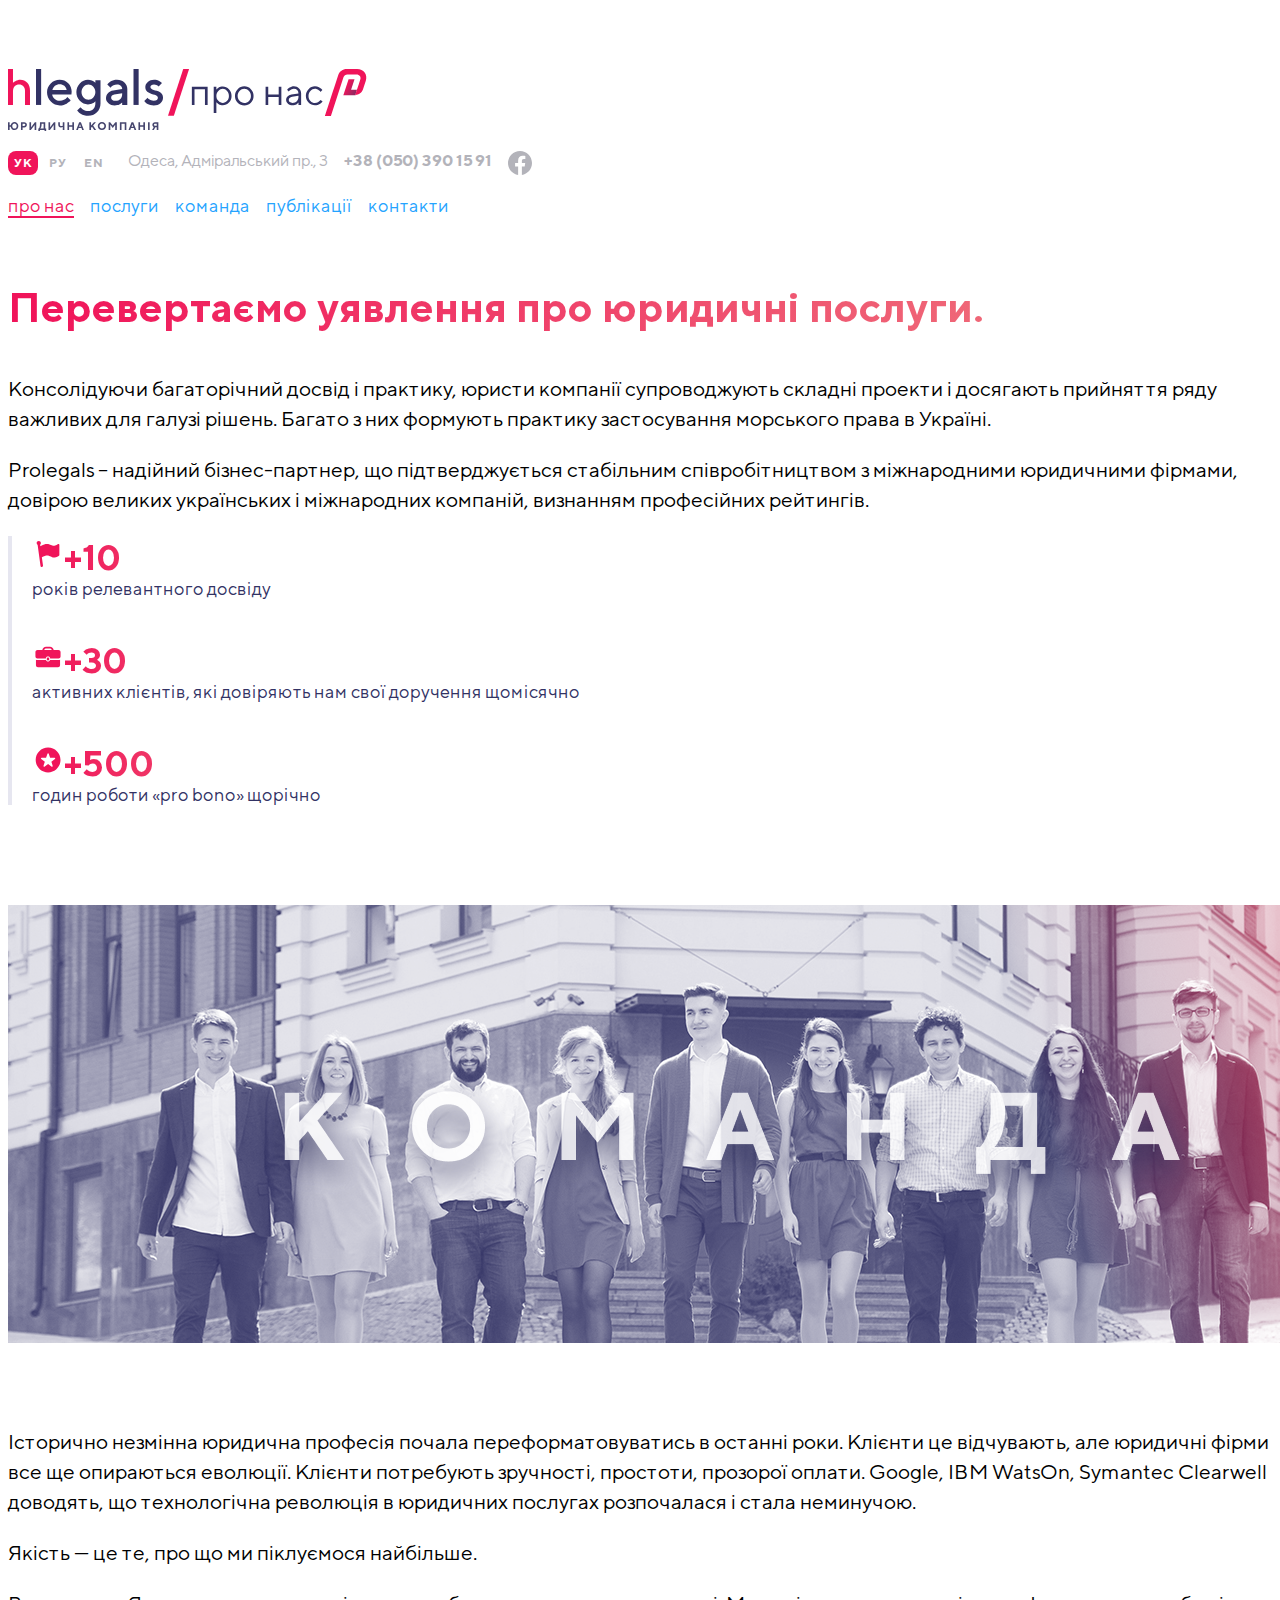
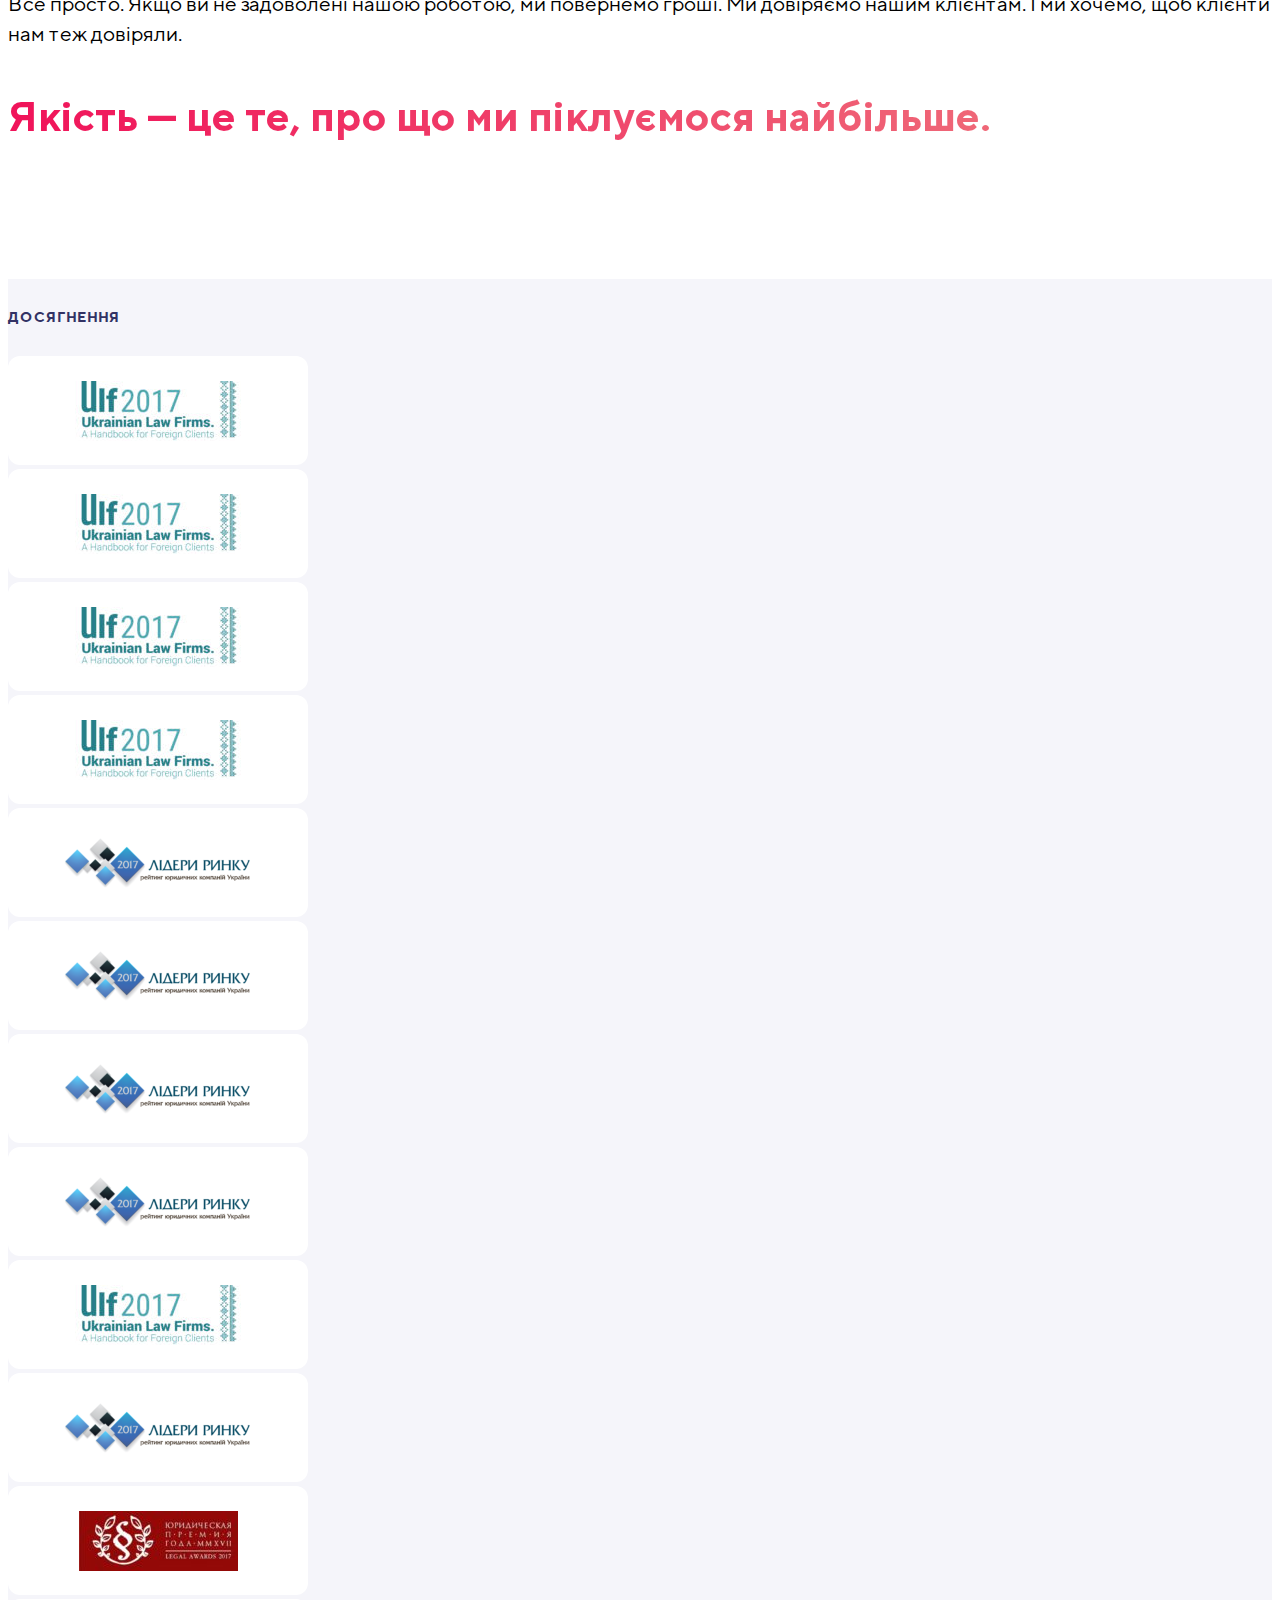
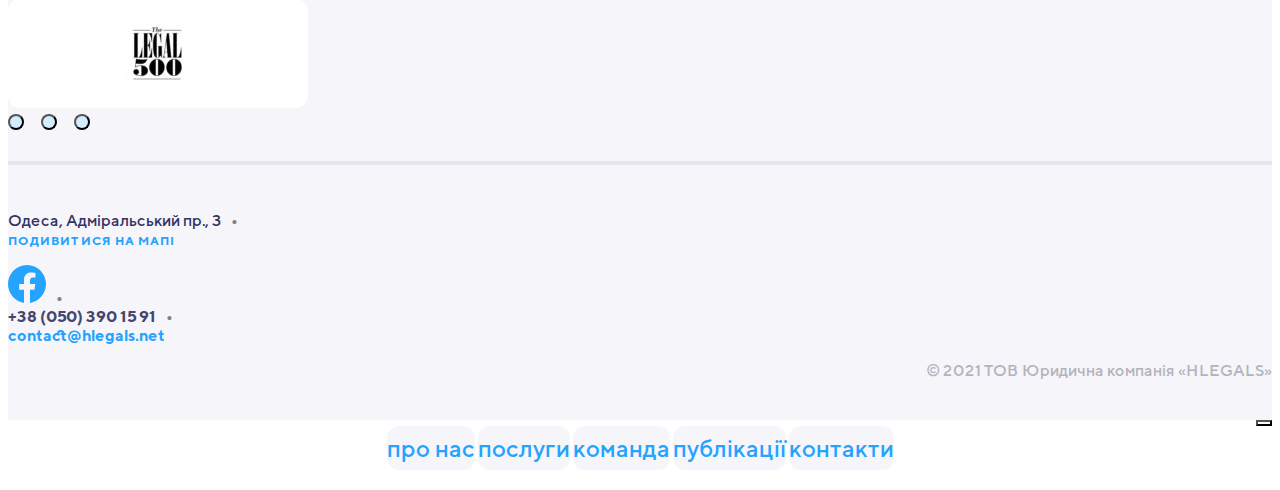
<file: about.html>
<!DOCTYPE html>
<html lang="en">
<head>
    <meta charset="UTF-8">
    <meta http-equiv="X-UA-Compatible" content="IE=edge">
    <meta name="viewport" content="width=device-width, initial-scale=1.0">
    <title>Document</title>
    <link href="https://cdn.jsdelivr.net/npm/bootstrap@5.1.3/dist/css/bootstrap.min.css" rel="stylesheet" integrity="sha384-1BmE4kWBq78iYhFldvKuhfTAU6auU8tT94WrHftjDbrCEXSU1oBoqyl2QvZ6jIW3" crossorigin="anonymous">
    <link rel="stylesheet" href="./style/style.css">
</head>
<body>
    <header class="header-var2">
        <div class="container">
          <div class="header-content row justify-content-between">
            <div class="logo col-xl-6 col-lg-4  col-md-4 col-sm-12 p-0">
                <a href="./index.html"><img src="./images/header/logo-subsection.svg" alt="logo"></a>
            </div>
              <div class="right-nav col-xl-6  col-lg-8  col-md-8 col-sm-12 p-0 " >
                <ul class="contact-info d-flex align-items-center justify-content-end">
                    <li class="language">
                      <a class="pressed" href="#">УК</a>
                      <a href="#">РУ</a>
                      <a href="#">EN</a>
                    </li>
                    <li class="address">
                      Одеса, Адміральський пр., 3
                    </li>
                    <li class="number">+38 (050) 390 15 91</li>
                    <li class="facebook-logo p-0"><a  href="https://www.facebook.com/nikitusya.nikitka" target="_blank"><img class="img-svg" src="./images/header/facebook-gray.svg" alt="facebook_logo"></a></li>
                </ul>
                <ul class="nav-header justify-content-end">
                    <li><a class="pressed-nav" href="./about.html">про нас</a></li>
                    <li><a href="./services.html">послуги</a></li>
                    <li><a href="./team.html">команда</a></li>
                    <li><a href="./publications.html">публікації</a></li>
                    <li class="p-0"><a href="./contact.html">контакти</a></li>               
                </ul>
              </div>
            </div>
        </div>
      </header>
    <header class="header-tablet-small-var2">
        <div class="container">
            <div class="header-content row justify-content-between">
                <ul class="contact-info d-flex align-items-center">
                        <li class="language">
                            <a class="pressed" href="#">УК</a>
                            <a href="#">РУ</a>
                            <a href="#">EN</a>
                        </li>
                        <li class="address">
                            Одеса, Адміральський пр., 3
                        </li>
                        <li class="number">+38 (050) 390 15 91</li>
                        <li class="facebook-logo">
                            <a  href="https://www.facebook.com/nikitusya.nikitka" target="_blank"><img class="img-svg" src="./images/header/facebook-gray.svg" alt="facebook_logo"></a>
                        </li>
                </ul>
                <div class="logo col d-flex justify-content-between align-items-center ">
                    <a href="./index.html"><img src="./images/header/logo-subsection.svg" alt="logo"></a>
                    <button class="btn humburger" type="button" data-bs-toggle="offcanvas" data-bs-target="#offcanvasBottom" aria-controls="offcanvasBottom"><img src="./images/header/hamburger.svg" alt="hamburger"></button>
                </div>
                <ul class="nav-header">
                    <li><a class="pressed-nav"  href="./about.html">про нас</a></li>
                    <li><a href="./services.html">послуги</a></li>
                    <li><a href="./team.html">команда</a></li>
                    <li><a href="./publications.html">публікації</a></li>
                    <li"><a   href="./contact.html" >контакти</a></li>               
                </ul>
            </div>
        </div>
    </header>
    <main>
        <div class="about">
            <div class="container">
                <div class="about__content row justify-content-center">
                    <div class="introduction col-12 col-xl-6 col-lg-6 col-md-6 col-sm-12">
                        <h3>Перевертаємо уявлення про юридичні послуги.</h3>
                        <p>Консолідуючи багаторічний досвід і практику, юристи компанії супроводжують складні проекти і досягають прийняття ряду важливих для галузі рішень. Багато з них формують практику застосування морського права в Україні.</p>
                        <p>Prolegals – надійний бізнес-партнер, що підтверджується стабільним співробітництвом з міжнародними юридичними фірмами, довірою великих українських і міжнародних компаній, визнанням професійних рейтингів.</p>
                    </div>
                    <div class="advantages col-12 col-xl-4 col-lg-4 col-md-4 col-sm-12">
                        <div class="advantage">
                            <div class="heading"><img src="./images/about/experience.svg" alt="icon">+10</div>
                            <div class="text">років релевантного досвіду</div>
                        </div>
                        <div class="advantage">
                            <div class="heading"><img src="./images/about/clients.svg" alt="icon">+30</div>
                            <div class="text">активних клієнтів, які довіряють нам свої доручення щомісячно</div>
                        </div>
                        <div class="advantage">
                            <div class="heading"><img src="./images/about/pro-bono.svg" alt="icon">+500</div>
                            <div class="text">годин роботи «pro bono» щорічно</div>
                        </div>
                    </div>
                </div>
            </div>
            <div class="team-photo"><img class="w-100" src="./images/about/Photo (1).png" alt="team"></div>
            <div class="more-text">
                <div class="container">
                    <div class="more-text__content row justify-content-center">
                        <div class="text col-12 col-xl-6 col-lg-6 col-md-6 col-sm-12">
                            <p>Історично незмінна юридична професія почала переформатовуватись в останні роки. Клієнти це відчувають, але юридичні фірми все ще опираються еволюції. Клієнти потребують зручності, простоти, прозорої оплати. Google, IBM WatsОn, Symantec Clearwell доводять, що технологічна революція в юридичних послугах розпочалася і стала неминучою.</p>
                            <p>Якість — це те, про що ми піклуємося найбільше.</p>
                            <p>Все просто. Якщо ви не задоволені нашою роботою, ми повернемо гроші. Ми довіряємо нашим клієнтам. І ми хочемо, щоб клієнти нам теж довіряли.</p>
                        </div>
                        <div class="title col-12 col-xl-4 col-lg-4 col-md-4 col-sm-12">
                            <p>Якість — це те, про що ми піклуємося найбільше.</p>
                        </div>
                    </div>
                </div>
            </div>
        </div>
        <div class="achievements">
            <div class="container">
                <div class="title text-center">
                  Досягнення
                </div>
                <div class="achievement">
                      <div class="container">
                        <div id="carouselExampleIndicators123"  class="carousel slide" data-bs-ride="carousel">
                          <div class="carousel-inner">
                            <div class="carousel-item active d-flex justify-content-between">
                                <div class="company col-3"><img src="./images/about/Item1.svg" alt="..."></div>
                                <div class="company col-3"><img src="./images/about/Item1.svg" alt="..."></div>
                                <div class="company col-3"><img src="./images/about/Item1.svg" alt="..."></div>
                                <div class="company col-3"><img src="./images/about/Item1.svg" alt="..."></div>
                            </div>
                            <div class="carousel-item  d-flex justify-content-between">
                                <div class="company col-3"><img src="./images/about/Item2.svg" alt="..."></div>
                                <div class="company col-3"><img src="./images/about/Item2.svg" alt="..."></div>
                                <div class="company col-3"><img src="./images/about/Item2.svg" alt="..."></div>
                                <div class="company col-3"><img src="./images/about/Item2.svg" alt="..."></div>
                            </div>
                            <div class="carousel-item  d-flex justify-content-between">
                                <div class="company col-3"><img src="./images/about/Item1.svg" alt="..."></div>
                                <div class="company col-3"><img src="./images/about/Item2.svg" alt="..."></div>
                                <div class="company col-3"><img src="./images/about/Item3.svg" alt="..."></div>
                                <div class="company col-3"><img src="./images/about/Item4.svg" alt="..."></div>
                          </div>
                        </div>
                        <div class="carousel-indicators">
                          <button type="button" data-bs-target="#carouselExampleIndicators123" data-bs-slide-to="0" class="active" aria-current="true" aria-label="Slide 1"></button>
                          <button type="button" data-bs-target="#carouselExampleIndicators123" data-bs-slide-to="1" aria-label="Slide 2"></button>
                          <button type="button" data-bs-target="#carouselExampleIndicators123" data-bs-slide-to="2" aria-label="Slide 3"></button>
                        </div>
                        </div>
                      </div> 
                </div>
            </div>
        </div>
      </main>
    <footer>
        <div class="container">
          <div class="footer__content row flex-xl-row flex-lg-row flex-md-row flex-sm-column  ">
            <div class="col-md-7 col-sm-12 nav p-0 justify-content-md-start justify-content-sm-center">
              <ul class="d-md-flex d-sm-flex align-items-center justify-content-md-start justify-content-sm-center text-center">
                <li><span> Одеса, Адміральський пр., 3</span></li>
                <li><a class="map" href="https://goo.gl/maps/AUYzdjVwKTuCbPwL9" target="_blank">Подивитися на мапі</a></li>
              </ul>
              <ul class="d-md-flex d-sm-flex align-items-center justify-content-md-start justify-content-sm-center text-center">
                <li><a href="https://www.facebook.com/nikitusya.nikitka" target="_blank"><img src="./images/logo/Facebook.svg" alt="logo"></a></li>
                <li ><span class="number">+38 (050) 390 15 91</span></li>
                <li><a class="contact" href="#">contact@hlegals.net</a></li>
              </ul>
            </div>
            <div class="copyright col-md-5 col-sm-12 p-0 d-md-flex d-sm-flex  justify-content-md-end justify-content-sm-center text-center text-md-end text-sm-center  " >
              © 2021 ТОВ Юридична компанія «HLEGALS»
            </div>
          </div>
        </div>
      </footer>
    <div class="offcanvas offcanvas-header-mobile offcanvas-bottom  h-75" tabindex="-1" id="offcanvasBottom" aria-labelledby="offcanvasBottomLabel">
        <div class="offcanvas-header">
          <button type="button" class="btn-close text-reset d-flex justify-content-end" data-bs-dismiss="offcanvas" aria-label="Close"></button>
        </div>
        <div class="offcanvas-body small d-flex flex-column">
          <a href="./about.html"><span>про нас</span></a>
          <a href="./services.html"><span>послуги</span></a>
          <a href="./team.html"><span>команда</span></a>
          <a href="./publications.html"><span>публікації</span></a>
          <a href="./contact.html"><span>контакти</span></a>
        </div>
    </div>
    <script src="https://cdn.jsdelivr.net/npm/bootstrap@5.1.3/dist/js/bootstrap.bundle.min.js" integrity="sha384-ka7Sk0Gln4gmtz2MlQnikT1wXgYsOg+OMhuP+IlRH9sENBO0LRn5q+8nbTov4+1p" crossorigin="anonymous"></script>

</body>

</html>
</file>
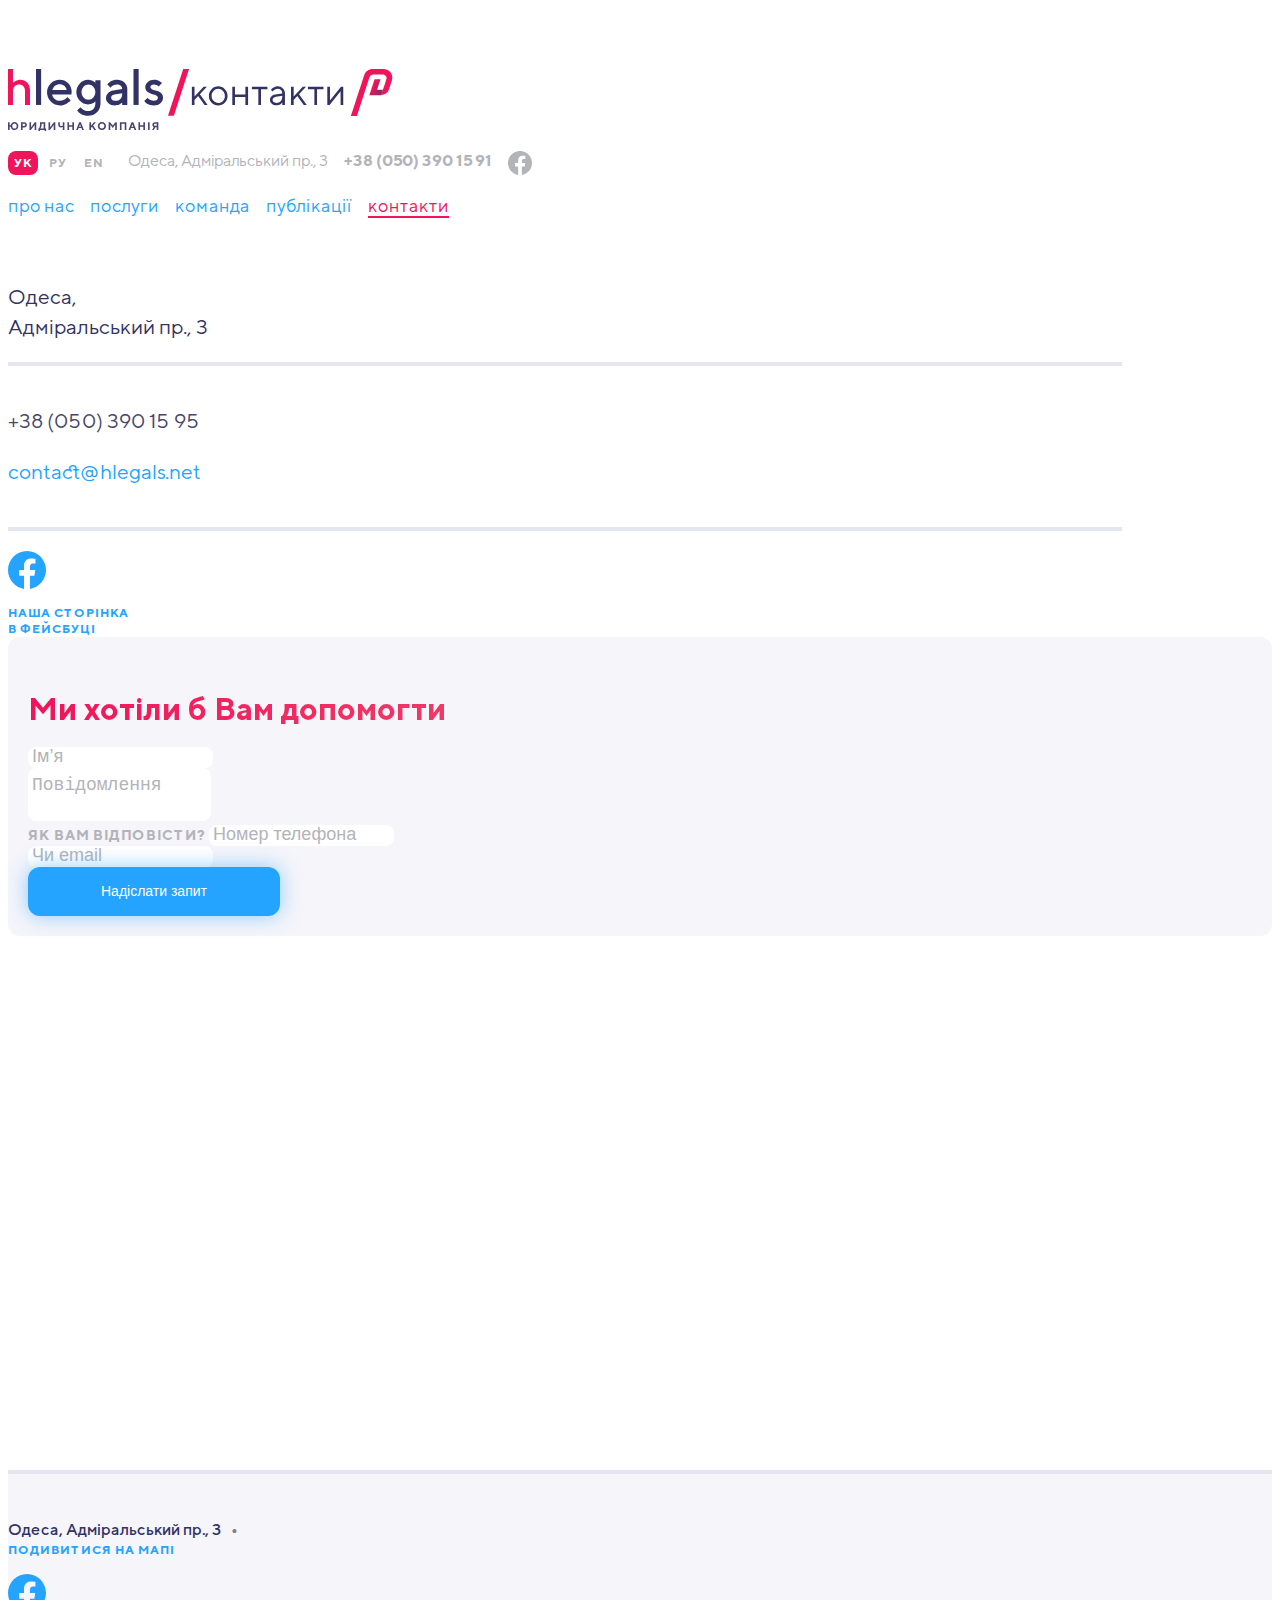
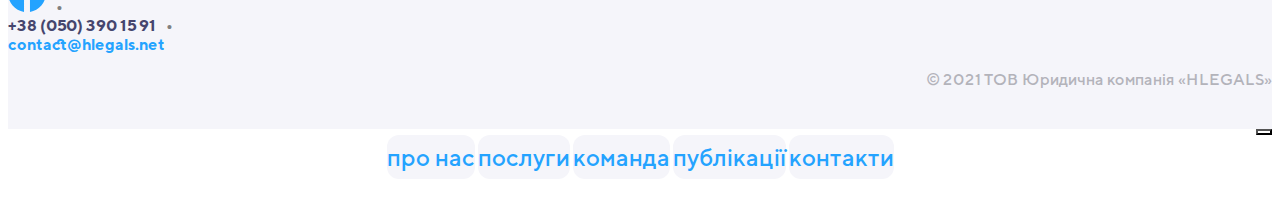
<file: contact.html>
<!DOCTYPE html>
<html lang="en">
<head>
    <meta charset="UTF-8">
    <meta http-equiv="X-UA-Compatible" content="IE=edge">
    <meta name="viewport" content="width=device-width, initial-scale=1.0">
    <title>Document</title>
    <link href="https://cdn.jsdelivr.net/npm/bootstrap@5.1.3/dist/css/bootstrap.min.css" rel="stylesheet" integrity="sha384-1BmE4kWBq78iYhFldvKuhfTAU6auU8tT94WrHftjDbrCEXSU1oBoqyl2QvZ6jIW3" crossorigin="anonymous">
    <link rel="stylesheet" href="./style/style.css">
</head>
<body>
    <header class="header-var2">
        <div class="container">
              <div class="header-content row ">
            <div class="logo col-xl-6 col-lg-4  col-md-4 col-sm-12 p-0">
                <a href="./index.html"><img src="./images/header/logo-contact.svg" alt="logo"></a>
            </div>
                <div class="right-nav col-xl-6  col-lg-8  col-md-8 col-sm-12 p-0 ">
                <ul class="contact-info d-flex  align-items-center justify-content-end">
                    <li class="language">
                        <a class="pressed" href="#">УК</a>
                        <a href="#">РУ</a>
                        <a href="#">EN</a>
                    </li>
                    <li class="address">
                        Одеса, Адміральський пр., 3
                    </li>
                    <li class="number">+38 (050) 390 15 91</li>
                    <li class="facebook-logo p-0"><a  href="https://www.facebook.com/nikitusya.nikitka" target="_blank"><img class="img-svg" src="./images/header/facebook-gray.svg" alt="facebook_logo"></a></li>
                </ul>
                <ul class="nav-header justify-content-end">
                    <li><a  href="./about.html">про нас</a></li>
                    <li><a href="./services.html">послуги</a></li>
                    <li><a href="./team.html">команда</a></li>
                    <li><a href="./publications.html">публікації</a></li>
                    <li class="p-0"><a class="pressed-nav" href="./contact.html">контакти</a></li>               
                </ul>
                </div>
            </div>
        </div>
    </header>
    <header class="header-tablet-small-var2">
        <div class="container">
            <div class="header-content row justify-content-between">
                <ul class="contact-info d-flex align-items-center">
                        <li class="language">
                            <a class="pressed" href="#">УК</a>
                            <a href="#">РУ</a>
                            <a href="#">EN</a>
                        </li>
                        <li class="address">
                            Одеса, Адміральський пр., 3
                        </li>
                        <li class="number">+38 (050) 390 15 91</li>
                        <li class="facebook-logo">
                            <a  href="https://www.facebook.com/nikitusya.nikitka" target="_blank"><img class="img-svg" src="./images/header/facebook-gray.svg" alt="facebook_logo"></a>
                        </li>
                </ul>
                <div class="logo col d-flex justify-content-between align-items-center ">
                    <a href="./index.html"><img src="./images/header/logo-contact.svg" alt="logo"></a>
                    <button class="btn humburger" type="button" data-bs-toggle="offcanvas" data-bs-target="#offcanvasBottom" aria-controls="offcanvasBottom"><img src="./images/header/hamburger.svg" alt="hamburger"></button>
                </div>
                <ul class="nav-header">
                    <li><a  href="./about.html">про нас</a></li>
                    <li><a href="./services.html">послуги</a></li>
                    <li><a href="./team.html">команда</a></li>
                    <li><a href="./publications.html">публікації</a></li>
                    <li><a class="pressed-nav" href="./contact.html">контакти</a></li>               
                </ul>
            </div>
        </div>
    </header>
    <main>
        <div class="contact-page">
            <div class="container">
                <div class="contact__content row justify-content-center">
                    <div class="contact__info col-12 col-xl-5 col-lg-5 col-md-6 col-sm-12 ">
                        <div class="address">
                            <p>Одеса, Адміральський пр., 3</p>
                        </div>
                        <div class="info">
                            <p>+38 (050) 390 15 95</p>
                            <a href="">contact@hlegals.net</a>
                        </div>
                        <div class="facebook ">
                            <a class="d-flex align-items-center" href="#">
                                <img class="facebook-logo" src="./images/logo/facebook-blue.svg" alt="">
                                <p class="text">Наша сторінка в фейсбуці</p>
                            </a>
                        </div>
                    </div>
                        <form class="contact__form col-12 col-xl-5 col-lg-5 col-md-6 col-sm-12 ">
                            <h3>Ми хотіли б Вам допомогти</h3>
                            <div class="mb-3">
                                <input  type="email" class="form-control text-form" placeholder="Iм’я">
                            </div>
                            <div class="mb-3">
                                <textarea class="form-control"rows="3" placeholder="Повідомлення" ></textarea>
                            </div>
                            <div class="mb-3">
                                <label for="number">Як вам відповісти?</label>
                                <input type="email" id="number" class="form-control text-form" placeholder="Номер телефона">
                            </div>
                            <div class="mb-3">
                                <input type="email" class="form-control text-form" placeholder="Чи email">
                            </div>
                            <div class="text-center">
                                <input class="submit"  type="submit" value="Надіслати запит">
                            </div>
                        </form>
                </div>
            </div>
        </div>
        <div class="map w-100">
            <iframe class="w-100" src="https://www.google.com/maps/embed?pb=!1m18!1m12!1m3!1d10999.007541553363!2d30.735473783437808!3d46.4337971793906!2m3!1f0!2f0!3f0!3m2!1i1024!2i768!4f13.1!3m3!1m2!1s0x40c63396894457b7%3A0x7f6c5236cbcb70c8!2z0JDQtNC80LjRgNCw0LvRjNGB0LrQuNC5INC_0YDQvtGB0L8uLCAzLCDQntC00LXRgdGB0LAsINCe0LTQtdGB0YHQutCw0Y8g0L7QsdC70LDRgdGC0YwsIDY1MDAw!5e0!3m2!1sru!2sua!4v1639254659024!5m2!1sru!2sua" width="600" height="450" style="border:0;" allowfullscreen="" loading="lazy"></iframe>
        </div>
    </main>
    <footer>
        <div class="container">
          <div class="footer__content row flex-xl-row flex-lg-row flex-md-row flex-sm-column  ">
            <div class="col-md-7 col-sm-12 nav p-0 justify-content-md-start justify-content-sm-center">
              <ul class="d-md-flex d-sm-flex align-items-center justify-content-md-start justify-content-sm-center text-center">
                <li><span> Одеса, Адміральський пр., 3</span></li>
                <li><a class="map" href="https://goo.gl/maps/AUYzdjVwKTuCbPwL9" target="_blank">Подивитися на мапі</a></li>
              </ul>
              <ul class="d-md-flex d-sm-flex align-items-center justify-content-md-start justify-content-sm-center text-center">
                <li><a href="https://www.facebook.com/nikitusya.nikitka" target="_blank"><img src="./images/logo/Facebook.svg" alt="logo"></a></li>
                <li ><span class="number">+38 (050) 390 15 91</span></li>
                <li><a class="contact" href="#">contact@hlegals.net</a></li>
              </ul>
            </div>
            <div class="copyright col-md-5 col-sm-12 p-0 d-md-flex d-sm-flex  justify-content-md-end justify-content-sm-center text-center text-md-end text-sm-center  " >
              © 2021 ТОВ Юридична компанія «HLEGALS»
            </div>
          </div>
        </div>
      </footer>  
    <div class="offcanvas offcanvas-header-mobile offcanvas-bottom  h-75" tabindex="-1" id="offcanvasBottom" aria-labelledby="offcanvasBottomLabel">
        <div class="offcanvas-header">
          <button type="button" class="btn-close text-reset d-flex justify-content-end" data-bs-dismiss="offcanvas" aria-label="Close"></button>
        </div>
        <div class="offcanvas-body small d-flex flex-column">
          <a href="./about.html"><span>про нас</span></a>
          <a href="./services.html"><span>послуги</span></a>
          <a href="./team.html"><span>команда</span></a>
          <a href="./publications.html"><span>публікації</span></a>
          <a href="./contact.html"><span>контакти</span></a>
        </div>
    </div> 
    <script src="https://cdn.jsdelivr.net/npm/bootstrap@5.1.3/dist/js/bootstrap.bundle.min.js" integrity="sha384-ka7Sk0Gln4gmtz2MlQnikT1wXgYsOg+OMhuP+IlRH9sENBO0LRn5q+8nbTov4+1p" crossorigin="anonymous"></script>

</body>
</html>
</file>
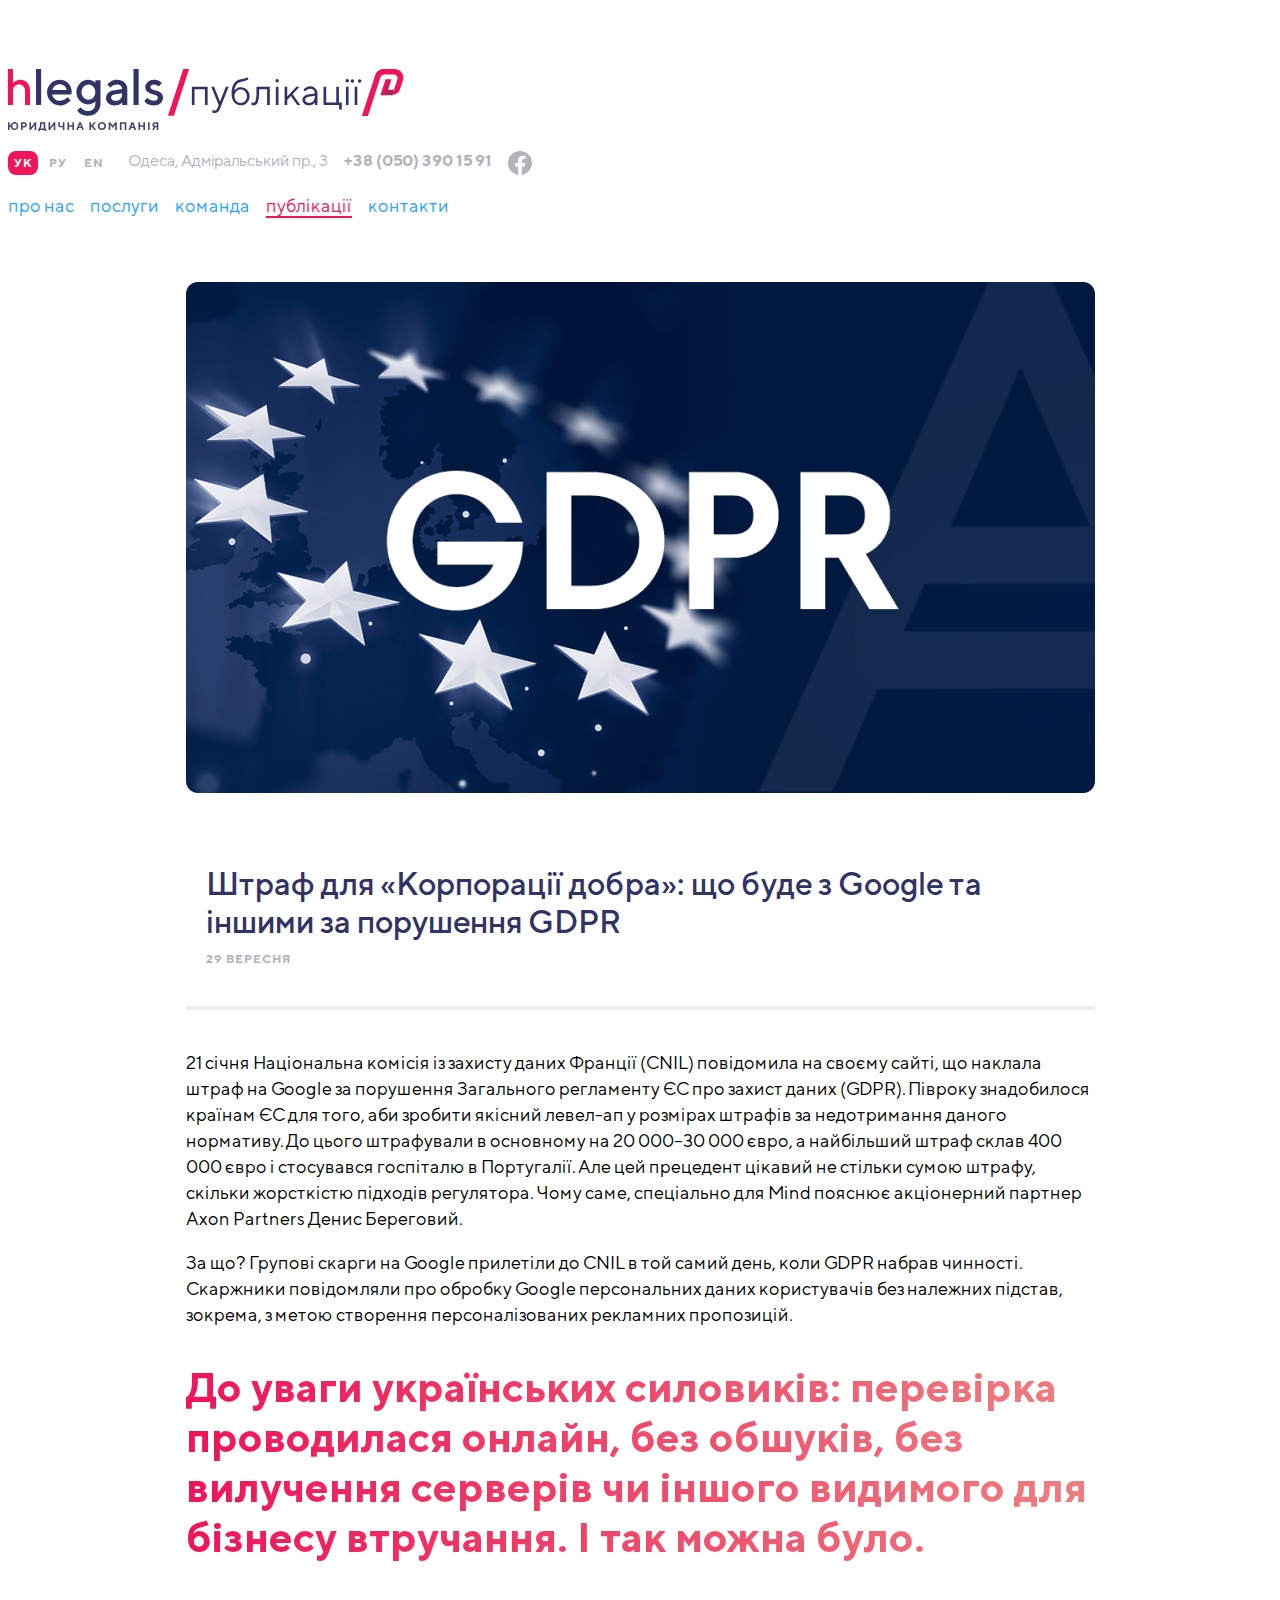
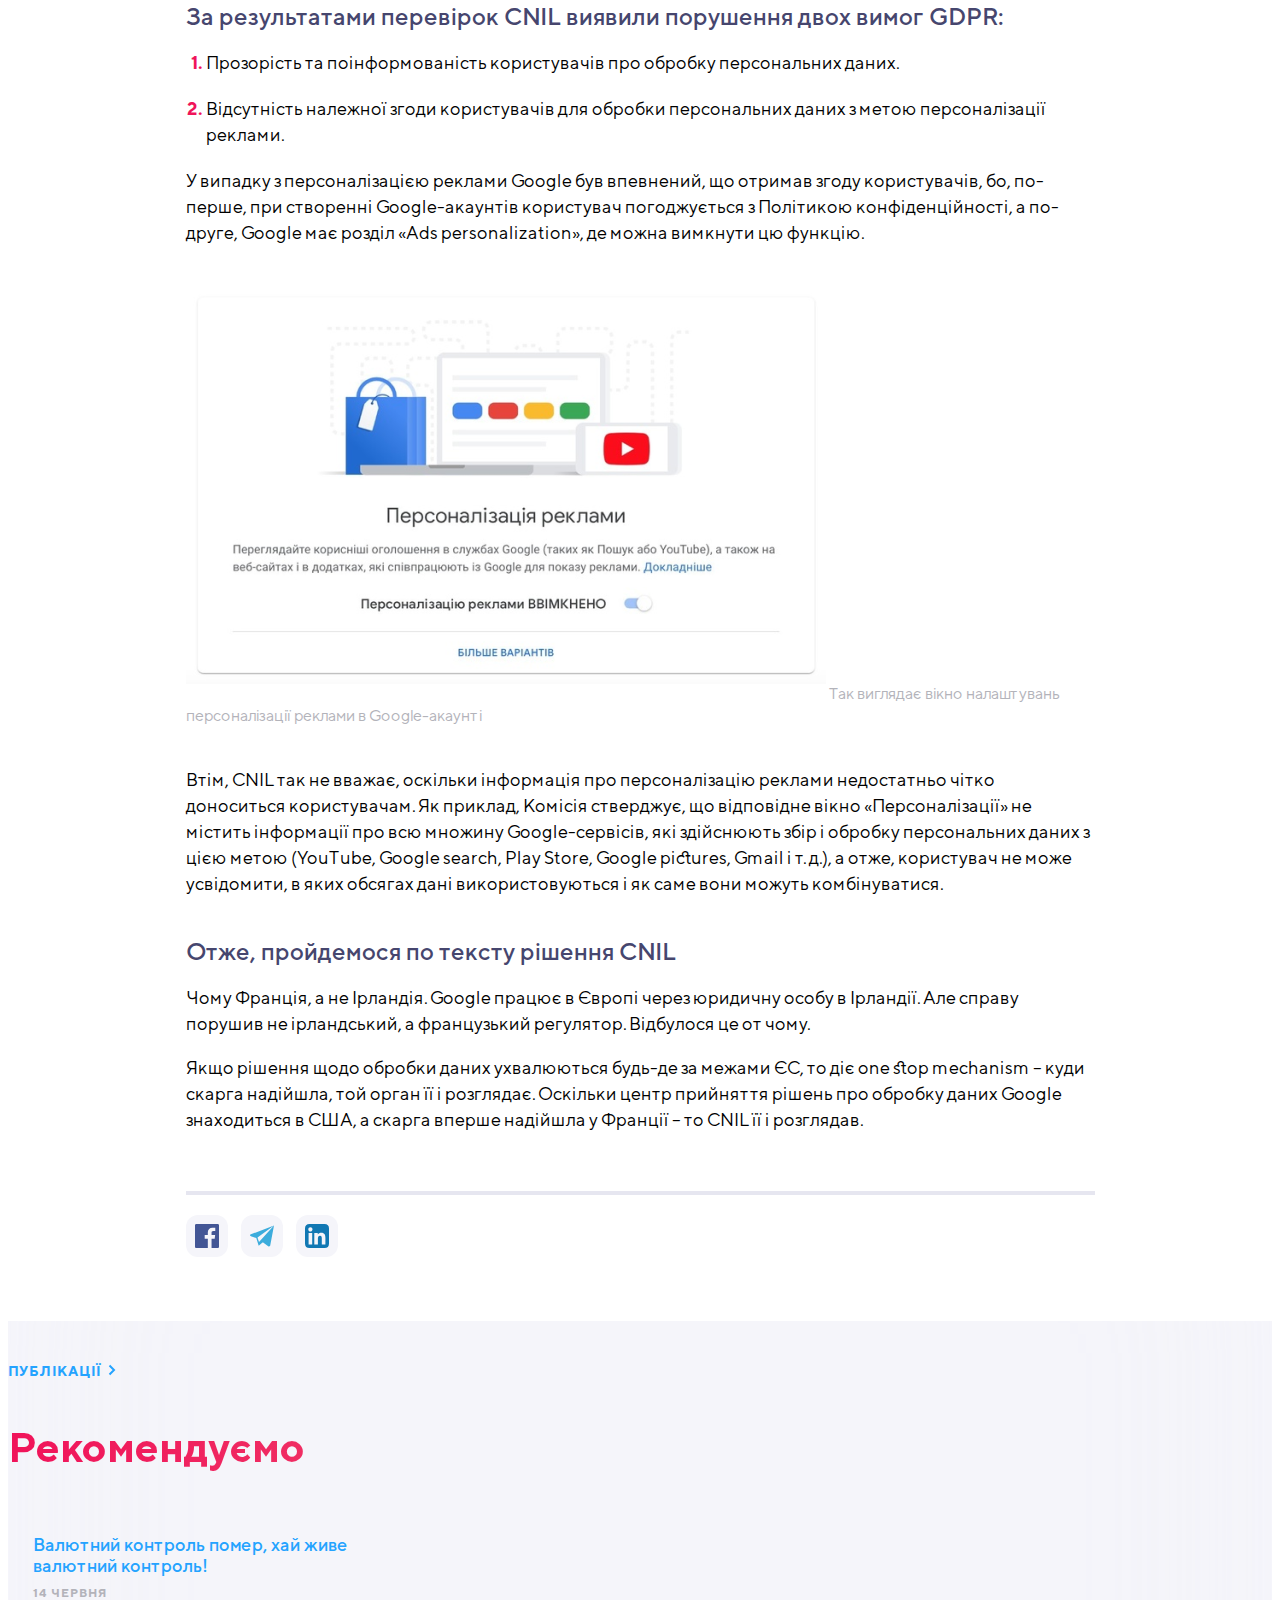
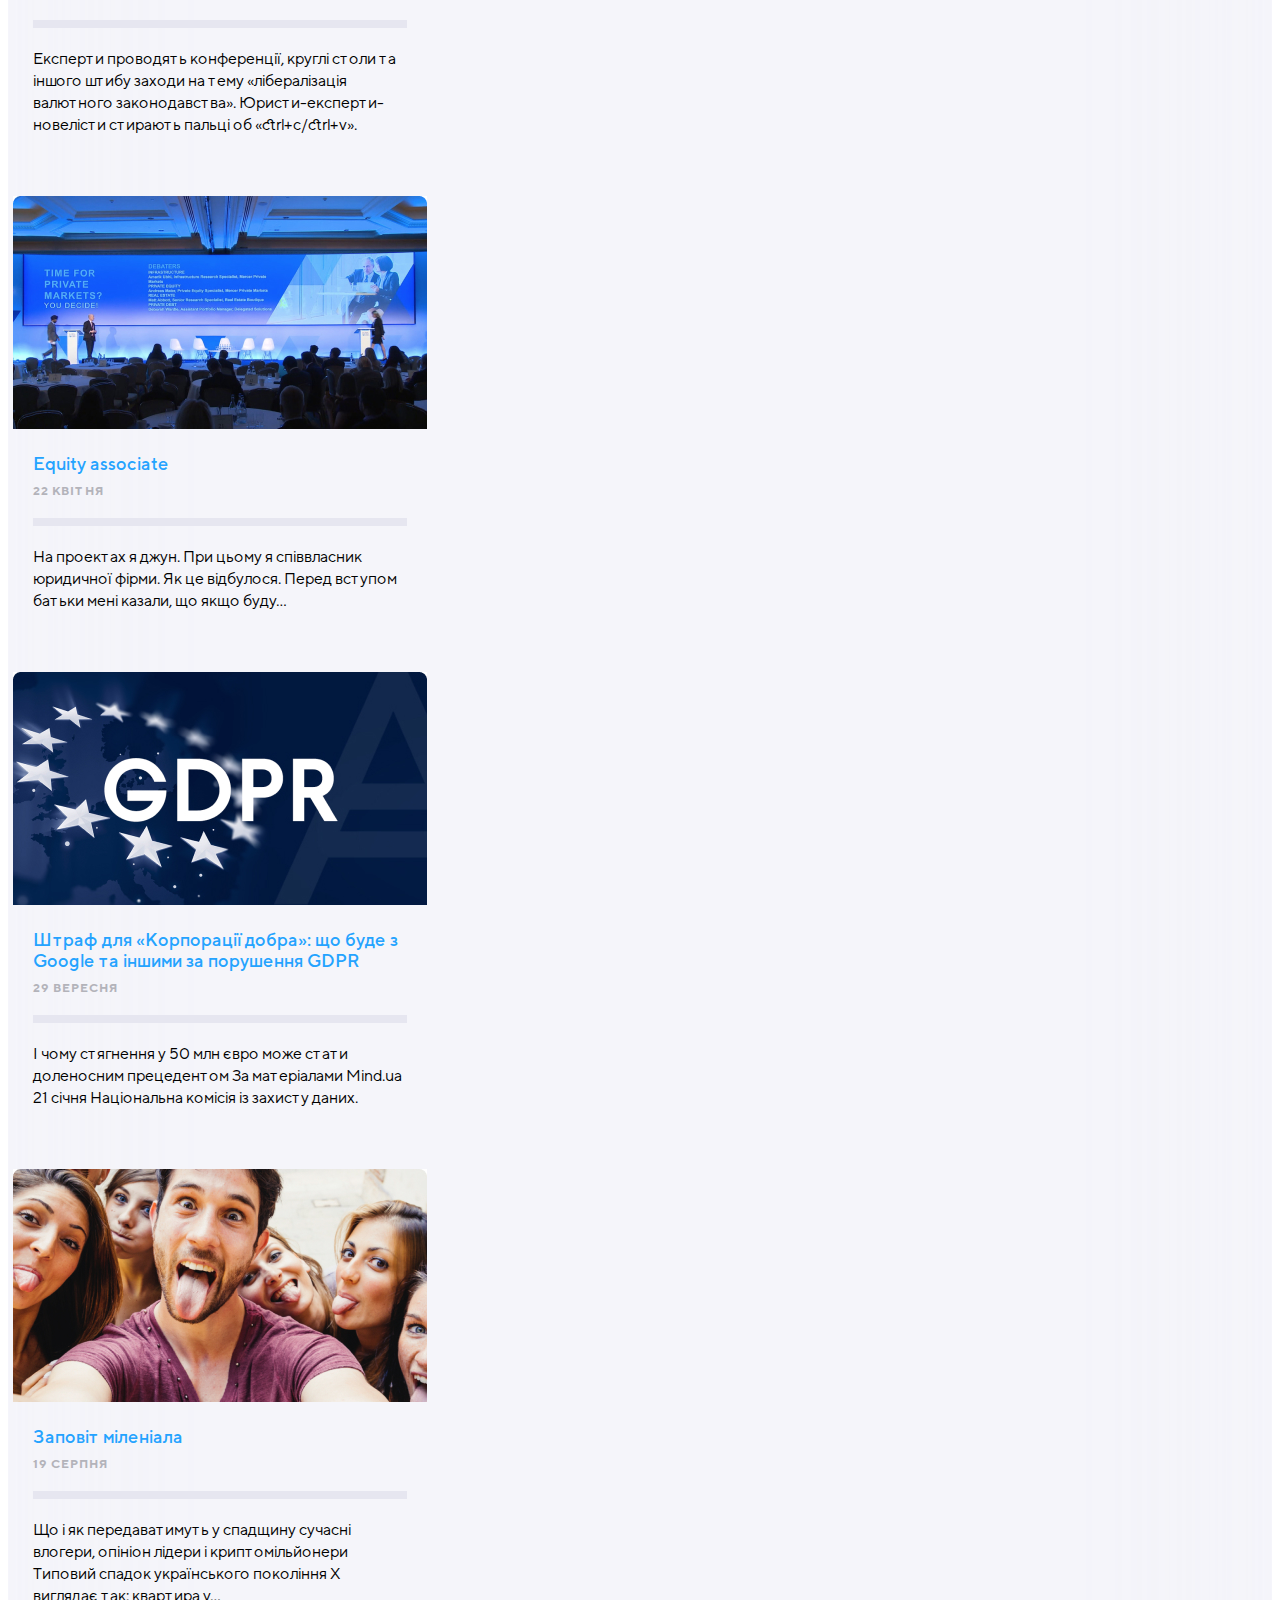
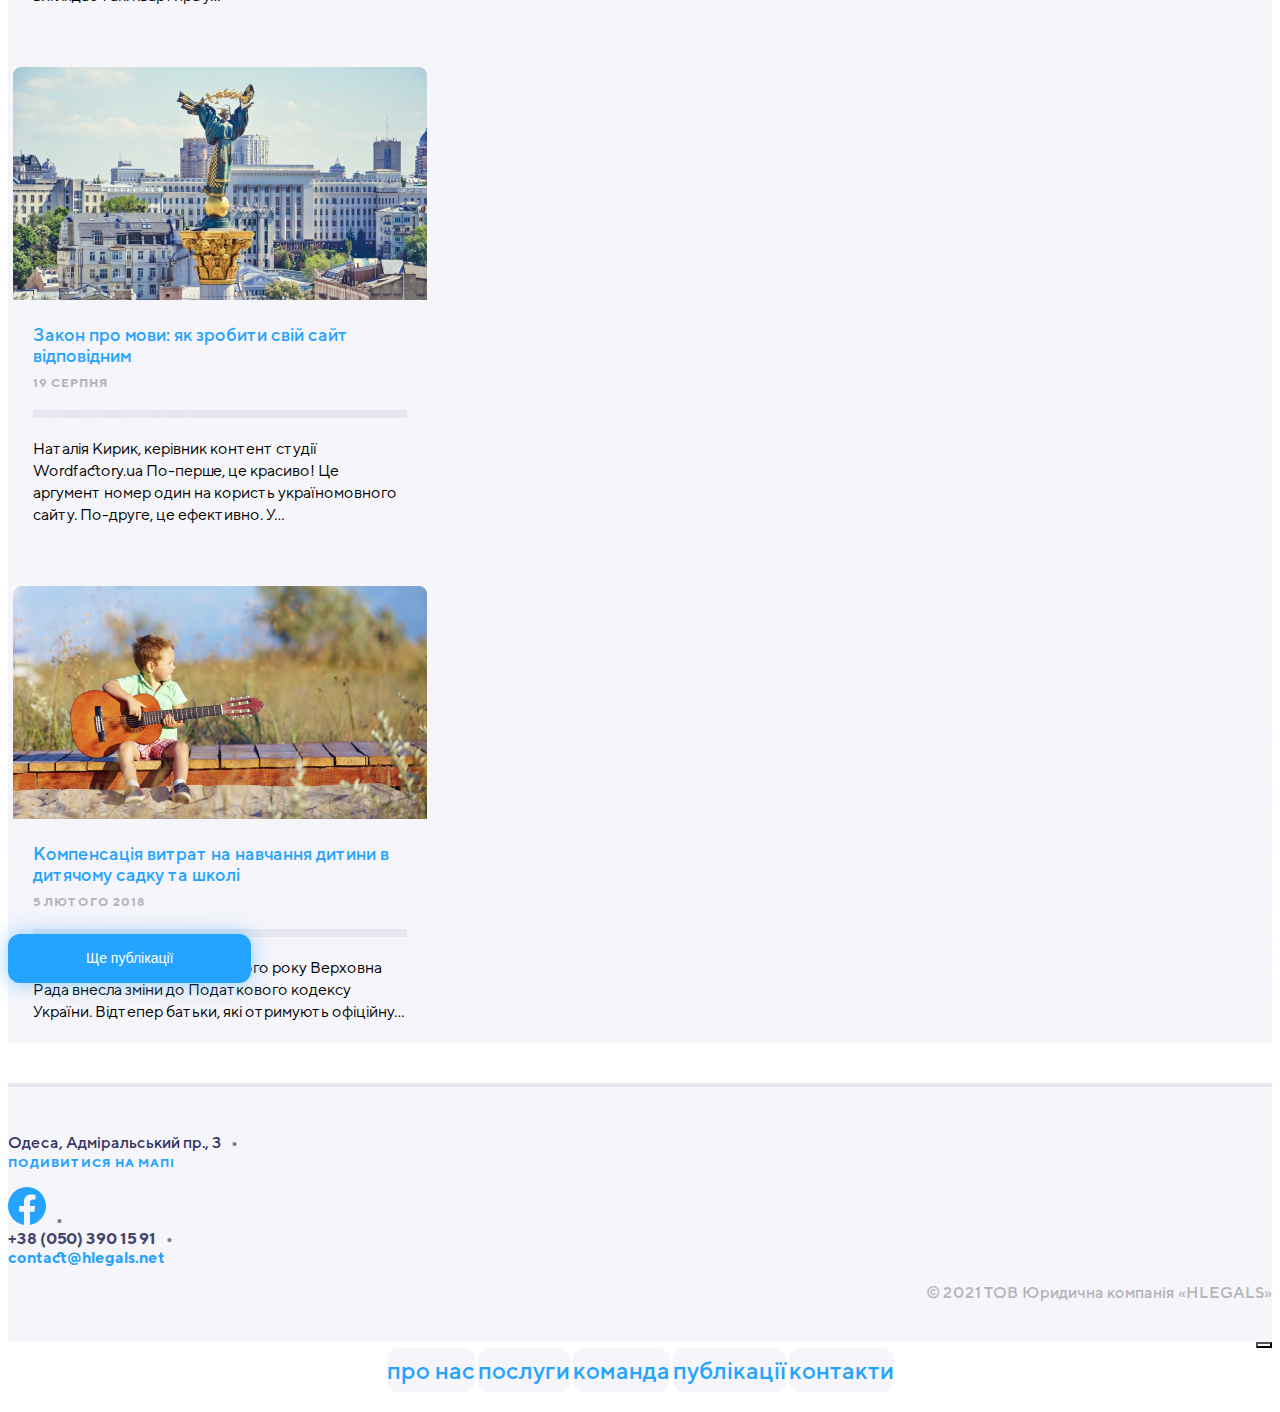
<file: publications-entry.html>
<!DOCTYPE html>
<html lang="en">
<head>
    <meta charset="UTF-8">
    <meta http-equiv="X-UA-Compatible" content="IE=edge">
    <meta name="viewport" content="width=device-width, initial-scale=1.0">
    <title>Document</title>
    <link href="https://cdn.jsdelivr.net/npm/bootstrap@5.1.3/dist/css/bootstrap.min.css" rel="stylesheet" integrity="sha384-1BmE4kWBq78iYhFldvKuhfTAU6auU8tT94WrHftjDbrCEXSU1oBoqyl2QvZ6jIW3" crossorigin="anonymous">
    <link rel="stylesheet" href="./style/style.css">
</head>
<body>
  <header class="header-var2">
    <div class="container">
      <div class="header-content row justify-content-between">
        <div class="logo col-xl-6 col-lg-4  col-md-4 col-sm-12 p-0">
            <a href="./index.html"><img src="./images/header/logo-publications.svg" alt="logo"></a>
        </div>
          <div class="right-nav col-xl-6  col-lg-8  col-md-8 col-sm-12 p-0 " >
            <ul class="contact-info d-flex align-items-center justify-content-end">
                <li class="language">
                  <a class="pressed" href="#">УК</a>
                  <a href="#">РУ</a>
                  <a href="#">EN</a>
                </li>
                <li class="address">
                  Одеса, Адміральський пр., 3
                </li>
                <li class="number">+38 (050) 390 15 91</li>
                <li class="facebook-logo p-0"><a  href="https://www.facebook.com/nikitusya.nikitka" target="_blank"><img class="img-svg" src="./images/header/facebook-gray.svg" alt="facebook_logo"></a></li>
            </ul>
            <ul class="nav-header justify-content-end">
                <li><a  href="./about.html">про нас</a></li>
                <li><a href="./services.html">послуги</a></li>
                <li><a href="./team.html">команда</a></li>
                <li><a class="pressed-nav" href="./publications.html">публікації</a></li>
                <li class="p-0"><a href="./contact.html">контакти</a></li>               
            </ul>
          </div>
        </div>
    </div>
  </header>
<header class="header-tablet-small-var2">
    <div class="container">
        <div class="header-content row justify-content-between">
            <ul class="contact-info d-flex align-items-center">
                    <li class="language">
                        <a class="pressed" href="#">УК</a>
                        <a href="#">РУ</a>
                        <a href="#">EN</a>
                    </li>
                    <li class="address">
                        Одеса, Адміральський пр., 3
                    </li>
                    <li class="number">+38 (050) 390 15 91</li>
                    <li class="facebook-logo">
                        <a  href="https://www.facebook.com/nikitusya.nikitka" target="_blank"><img class="img-svg" src="./images/header/facebook-gray.svg" alt="facebook_logo"></a>
                    </li>
            </ul>
            <div class="logo col d-flex justify-content-between align-items-center ">
                <a href="./index.html"><img src="./images/header/logo-publications.svg" alt="logo"></a>
                <button class="btn humburger" type="button" data-bs-toggle="offcanvas" data-bs-target="#offcanvasBottom" aria-controls="offcanvasBottom"><img src="./images/header/hamburger.svg" alt="hamburger"></button>
            </div>
            <ul class="nav-header">
                <li><a href="./about.html">про нас</a></li>
                <li><a href="./services.html">послуги</a></li>
                <li><a href="./team.html">команда</a></li>
                <li><a class="pressed-nav" href="./publications.html">публікації</a></li>
                <li"><a href="./contact.html" >контакти</a></li>               
            </ul>
        </div>
    </div>
</header>
  <main>
    <article>
        <div class="publication">
            <div class="container">
                <div class="publication_content row">
                    <div class="heading">
                        <img src="./images/publications-entry/image (1).png" alt="">
                        <div class="text">
                            <h2>Штраф для «Корпорації добра»: що буде з Google та іншими за порушення GDPR</h2>
                            <p>29 вересня</p>
                        </div> 
                    </div>
                    <div class="post">
                    <p>21 січня Національна комісія із захисту даних Франції (СNIL) повідомила на своєму сайті, що наклала штраф на Google за порушення Загального регламенту ЄС про захист даних (GDPR). Півроку знадобилося країнам ЄС для того, аби зробити якісний левел-ап у розмірах штрафів за недотримання даного нормативу. До цього штрафували в основному на 20 000–30 000 євро, а найбільший штраф склав 400 000 євро і стосувався госпіталю в Португалії. Але цей прецедент цікавий не стільки сумою штрафу, скільки жорсткістю підходів регулятора. Чому саме, спеціально для Mind пояснює акціонерний партнер Axon Partners Денис Береговий.</p>
                    <p>За що? Групові скарги на Google прилетіли до СNIL в той самий день, коли GDPR набрав чинності. Скаржники повідомляли про обробку Google персональних даних користувачів без належних підстав, зокрема, з метою створення персоналізованих рекламних пропозицій.</p>
                    <h2>До уваги українських силовиків: перевірка проводилася онлайн, без обшуків, без вилучення серверів чи іншого видимого для бізнесу втручання. І так можна було.</h2>
                    <div class="results">
                        <h3>За результатами перевірок СNIL виявили порушення двох вимог GDPR:</h3>
                    <ol>
                        <li><span>Прозорість та поінформованість користувачів про обробку персональних даних.</span></li>
                        <li><span>Відсутність належної згоди користувачів для обробки персональних даних з метою персоналізації реклами.</span></li>
                    </ol>
                    <p>У випадку з персоналізацією реклами Google був впевнений, що отримав згоду користувачів, бо, по-перше, при створенні Google-aкаунтів користувач погоджується з Політикою конфіденційності, а по-друге, Google має розділ «Ads personalization», де можна вимкнути цю функцію.</p>
                    <div class="advertisement d-flex flex-column w-75 text-center ">
                        <img src="./images/publications-entry/image 2.png" alt="">
                        <span>Так виглядає вікно налаштувань персоналізації реклами в Google-акаунті</span>
                    </div>
                    <p>Втім, CNIL так не вважає, оскільки інформація про персоналізацію реклами недостатньо чітко доноситься користувачам. Як приклад, Комісія стверджує, що відповідне вікно «Персоналізації» не містить інформації про всю множину Google-сервісів, які здійснюють збір і обробку персональних даних з цією метою (YouТube, Google search, Play Store, Google pictures, Gmail і т. д.), а отже, користувач не може усвідомити, в яких обсягах дані використовуються і як саме вони можуть комбінуватися.</p>
                    </div>
                    <div class="solution">
                    <h3>Отже, пройдемося по тексту рішення СNIL</h3>
                    <p>Чому Франція, а не Ірландія. Google працює в Європі через юридичну особу в Ірландії. Але справу порушив не ірландський, а французький регулятор. Відбулося це от чому.</p>
                    <p>Якщо рішення щодо обробки даних ухвалюються будь-де за межами ЄС, то діє one stop mechanism – куди скарга надійшла, той орган її і розглядає. Оскільки центр прийняття рішень про обробку даних Google знаходиться в США, а скарга вперше надійшла у Франції – то CNIL її і розглядав.</p>
                    </div> 
                    <div class="share">
                        <a href=""><img src="./images/publications-entry/share_facebook.svg" alt=""></a>
                        <a href=""><img src="./images/publications-entry/share_telegram.svg" alt=""></a>
                        <a href=""><img src="./images/publications-entry/share_linkedin.svg" alt=""></a>
                    </div>
                    </div>
                    
                </div>
            </div>
        </div>
    </article>
    <div class="posts">
      <div class="container">   
        <div class="title">
          <a href="./publications.html">Публікації <img src="./images/arrow/blue-arrow.svg" alt=""></a>
          <h3>Рекомендуємо</h3>
        </div>
        <div class="posts__cards row w-100 d-flex justify-content-between ">
          <div class="wrapper-card col-12 col-xl-4 col-lg-4 col-md-6 col-sm-6 d-flex justify-content-center  h-100">
            <div class="card">
              <div class="card-body">
                <a class="post__title" href="./publications-entry.html">Валютний контроль помер, хай живе валютний контроль!</a>
                <p class="post__date">14 червня</p>
                <hr>
                <p class="post__text">Експерти проводять конференції, круглі столи та іншого штибу заходи на тему «лібералізація валютного законодавства». Юристи-експерти-новелісти стирають пальці об «ctrl+c/ctrl+v».</p>
              </div>
            </div>
          </div>
          <div class="wrapper-card col-12 col-xl-4 col-lg-4 col-md-6 col-sm-6 d-flex justify-content-center  h-100">
            <div class="card" >
              <img src="./images/posts/image.jpg" class="card-img-top" alt="...">
              <div class="card-body">
                <a class="post__title" href="./publications-entry.html">Equity associate</a>
                <p class="post__date">22 квітня</p>
                <hr>
                <p class="post__text">На проектах я джун. При цьому я співвласник юридичної фірми. Як це відбулося. Перед вступом батьки мені казали, що якщо буду…</p>
              </div>
            </div>
          </div>
          <div class="wrapper-card col-12 col-xl-4 col-lg-4 col-md-6 col-sm-6 d-flex justify-content-center  h-100">
            <div class="card">
              <img src="./images/posts/image-4.jpg" class="card-img-top" alt="...">
              <div class="card-body">
                <a class="post__title" href="./publications-entry.html">Штраф для «Корпорації добра»: що буде з Google та іншими за порушення GDPR</a>
                <p class="post__date">29 вересня</p>
                <hr>
                <p class="post__text">І чому стягнення у 50 млн євро може стати доленосним прецедентом За матеріалами Mind.ua 21 січня Національна комісія із захисту даних.</p>
              </div>
            </div>
          </div>
          <div class="wrapper-card col-12 col-xl-4 col-lg-4 col-md-6 col-sm-6 d-flex justify-content-center  h-100">
            <div class="card">
              <img src="./images/posts/image-1.jpg" class="card-img-top" alt="...">
              <div class="card-body">
                <a class="post__title" href="./publications-entry.html">Заповіт міленіала</a>
                <p class="post__date">19 серпня</p>
                <hr>
                <p class="post__text">Що і як передаватимуть у спадщину сучасні влогери, опініон лідери і криптомільйонери Типовий спадок українського покоління Х виглядає так: квартира у…</p>
              </div>
            </div>
          </div>
          <div class="wrapper-card col-12 col-xl-4 col-lg-4 col-md-6 col-sm-6 d-flex justify-content-center  h-100">
            <div class="card">
              <img src="./images/posts/image-2.jpg" class="card-img-top" alt="...">
              <div class="card-body">
                <a class="post__title" href="./publications-entry.html">Закон про мови: як зробити свій сайт відповідним</a>
                <p class="post__date">19 серпня</p>
                <hr>
                <p class="post__text">Наталія Кирик, керівник контент студії Wordfactory.ua По-перше, це красиво! Це аргумент номер один на користь україномовного сайту. По-друге, це ефективно. У…</p>
              </div>
            </div>
          </div>
          <div class="wrapper-card col-12 col-xl-4 col-lg-4 col-md-6 col-sm-6 d-flex justify-content-center  h-100">
            <div class="card">
              <img src="./images/posts/image-3.jpg" class="card-img-top" alt="...">
              <div class="card-body">
                <a class="post__title" href="./publications-entry.html">Компенсація витрат на навчання дитини в дитячому садку та школі</a>
                <p class="post__date">5 Лютого 2018</p>
                <hr>
                <p class="post__text">Про що йде мова В червні цього року Верховна Рада внесла зміни до Податкового кодексу України. Відтепер батьки, які отримують офіційну…</p>
              </div>
            </div>
        </div>
        </div>
        <div class="view-more d-flex justify-content-center">
          <button type="button" >Ще публікації</button>
        </div>
      </div>
    </div>
  </main>
  <footer>
    <div class="container">
      <div class="footer__content row flex-xl-row flex-lg-row flex-md-row flex-sm-column  ">
        <div class="col-md-7 col-sm-12 nav p-0 justify-content-md-start justify-content-sm-center">
          <ul class="d-md-flex d-sm-flex align-items-center justify-content-md-start justify-content-sm-center text-center">
            <li><span> Одеса, Адміральський пр., 3</span></li>
            <li><a class="map" href="https://goo.gl/maps/AUYzdjVwKTuCbPwL9" target="_blank">Подивитися на мапі</a></li>
          </ul>
          <ul class="d-md-flex d-sm-flex align-items-center justify-content-md-start justify-content-sm-center text-center">
            <li><a href="https://www.facebook.com/nikitusya.nikitka" target="_blank"><img src="./images/logo/Facebook.svg" alt="logo"></a></li>
            <li ><span class="number">+38 (050) 390 15 91</span></li>
            <li><a class="contact" href="#">contact@hlegals.net</a></li>
          </ul>
        </div>
        <div class="copyright col-md-5 col-sm-12 p-0 d-md-flex d-sm-flex  justify-content-md-end justify-content-sm-center text-center text-md-end text-sm-center  " >
          © 2021 ТОВ Юридична компанія «HLEGALS»
        </div>
      </div>
    </div>
  </footer>
  <div class="offcanvas offcanvas-header-mobile offcanvas-bottom  h-75" tabindex="-1" id="offcanvasBottom" aria-labelledby="offcanvasBottomLabel">
    <div class="offcanvas-header">
      <button type="button" class="btn-close text-reset d-flex justify-content-end" data-bs-dismiss="offcanvas" aria-label="Close"></button>
    </div>
    <div class="offcanvas-body small d-flex flex-column">
      <a href="./about.html"><span>про нас</span></a>
      <a href="./services.html"><span>послуги</span></a>
      <a href="./team.html"><span>команда</span></a>
      <a href="./publications.html"><span>публікації</span></a>
      <a href="./contact.html"><span>контакти</span></a>
    </div>
</div> 
<script src="https://cdn.jsdelivr.net/npm/bootstrap@5.1.3/dist/js/bootstrap.bundle.min.js" integrity="sha384-ka7Sk0Gln4gmtz2MlQnikT1wXgYsOg+OMhuP+IlRH9sENBO0LRn5q+8nbTov4+1p" crossorigin="anonymous"></script>

</body>
</html>
</file>
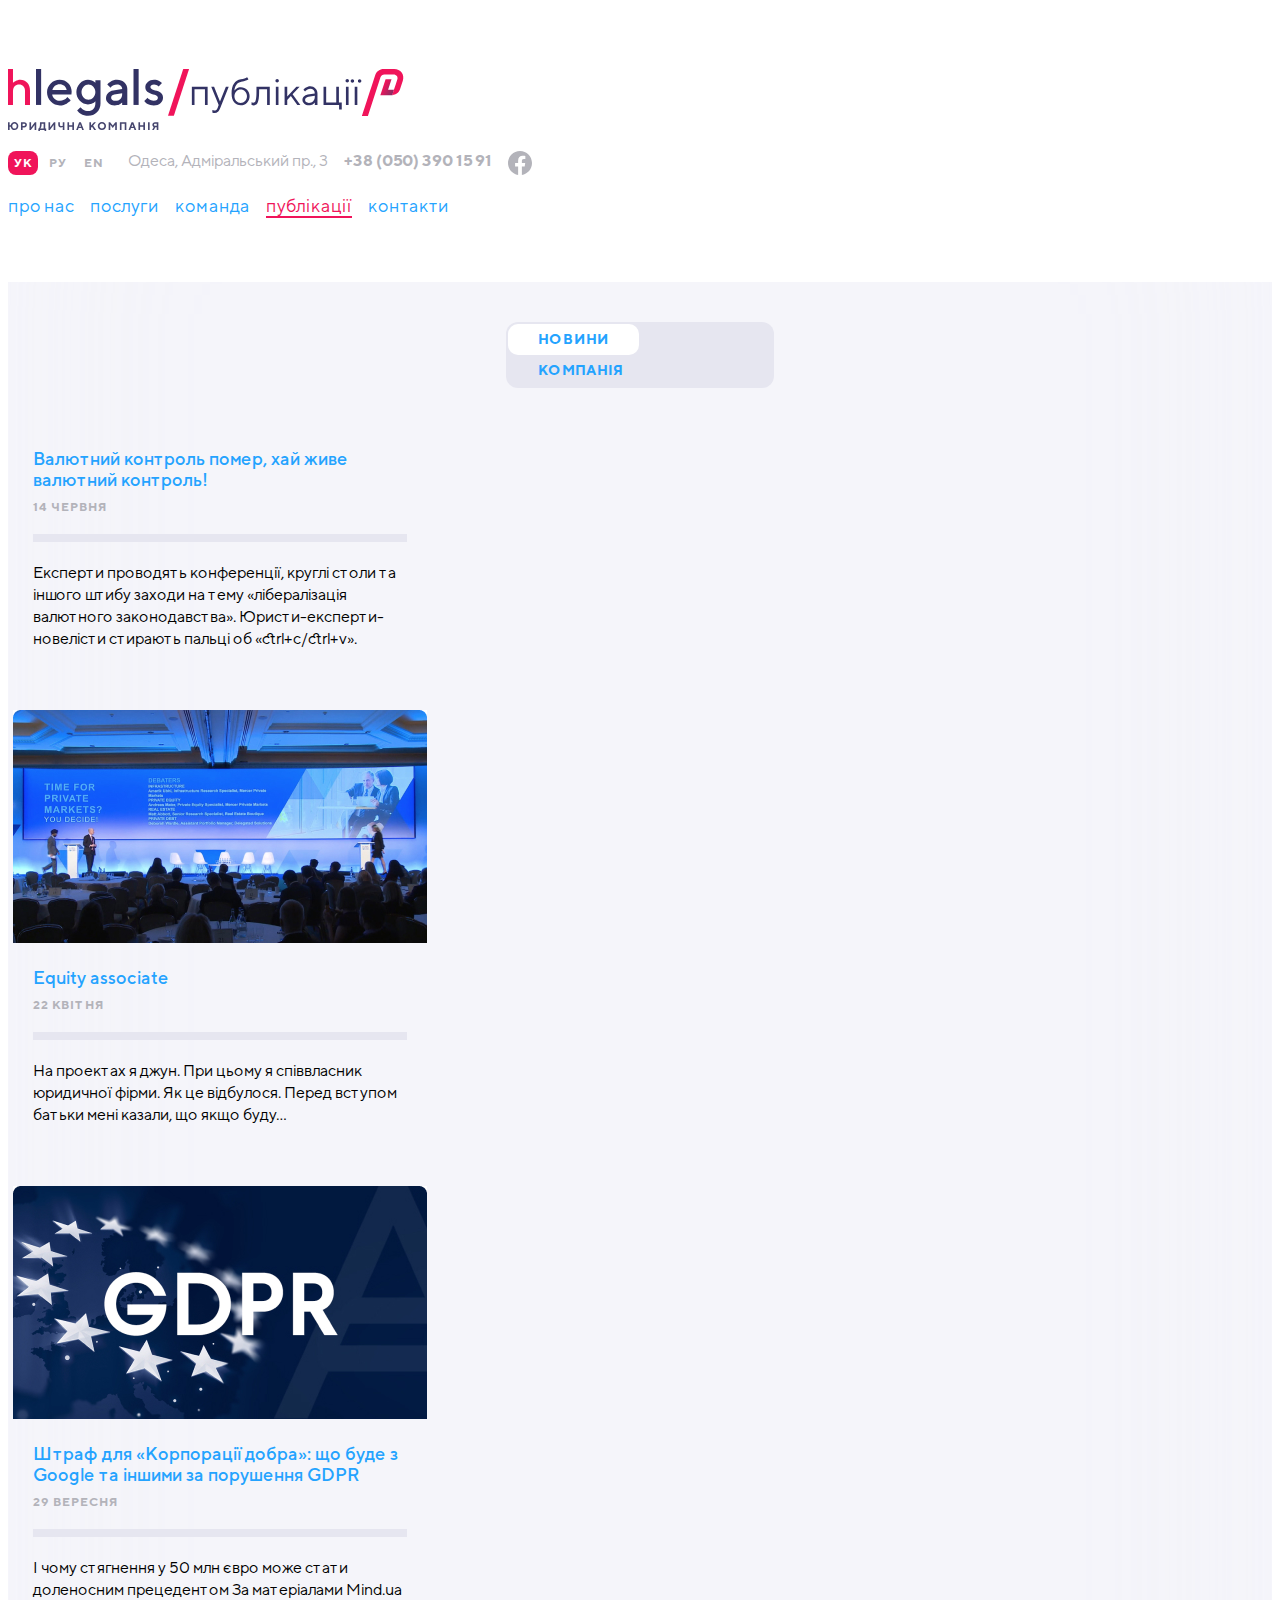
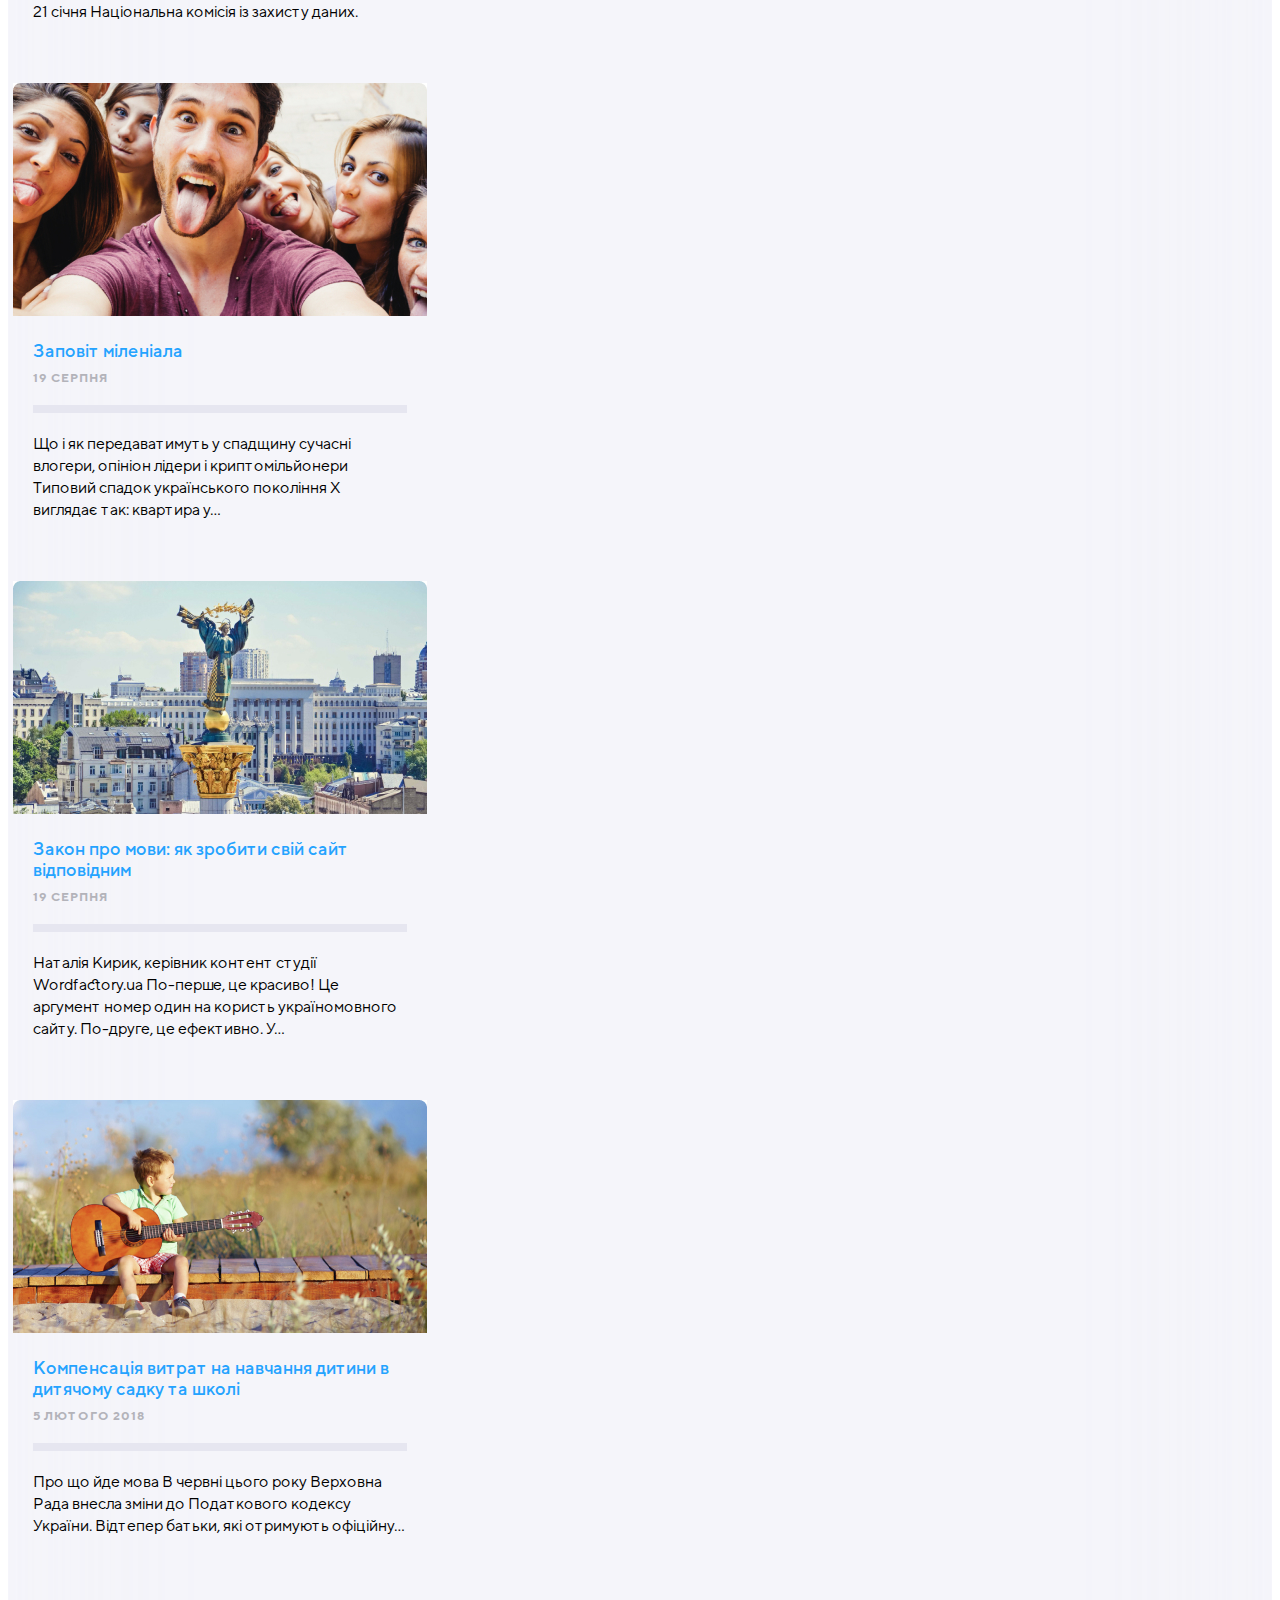
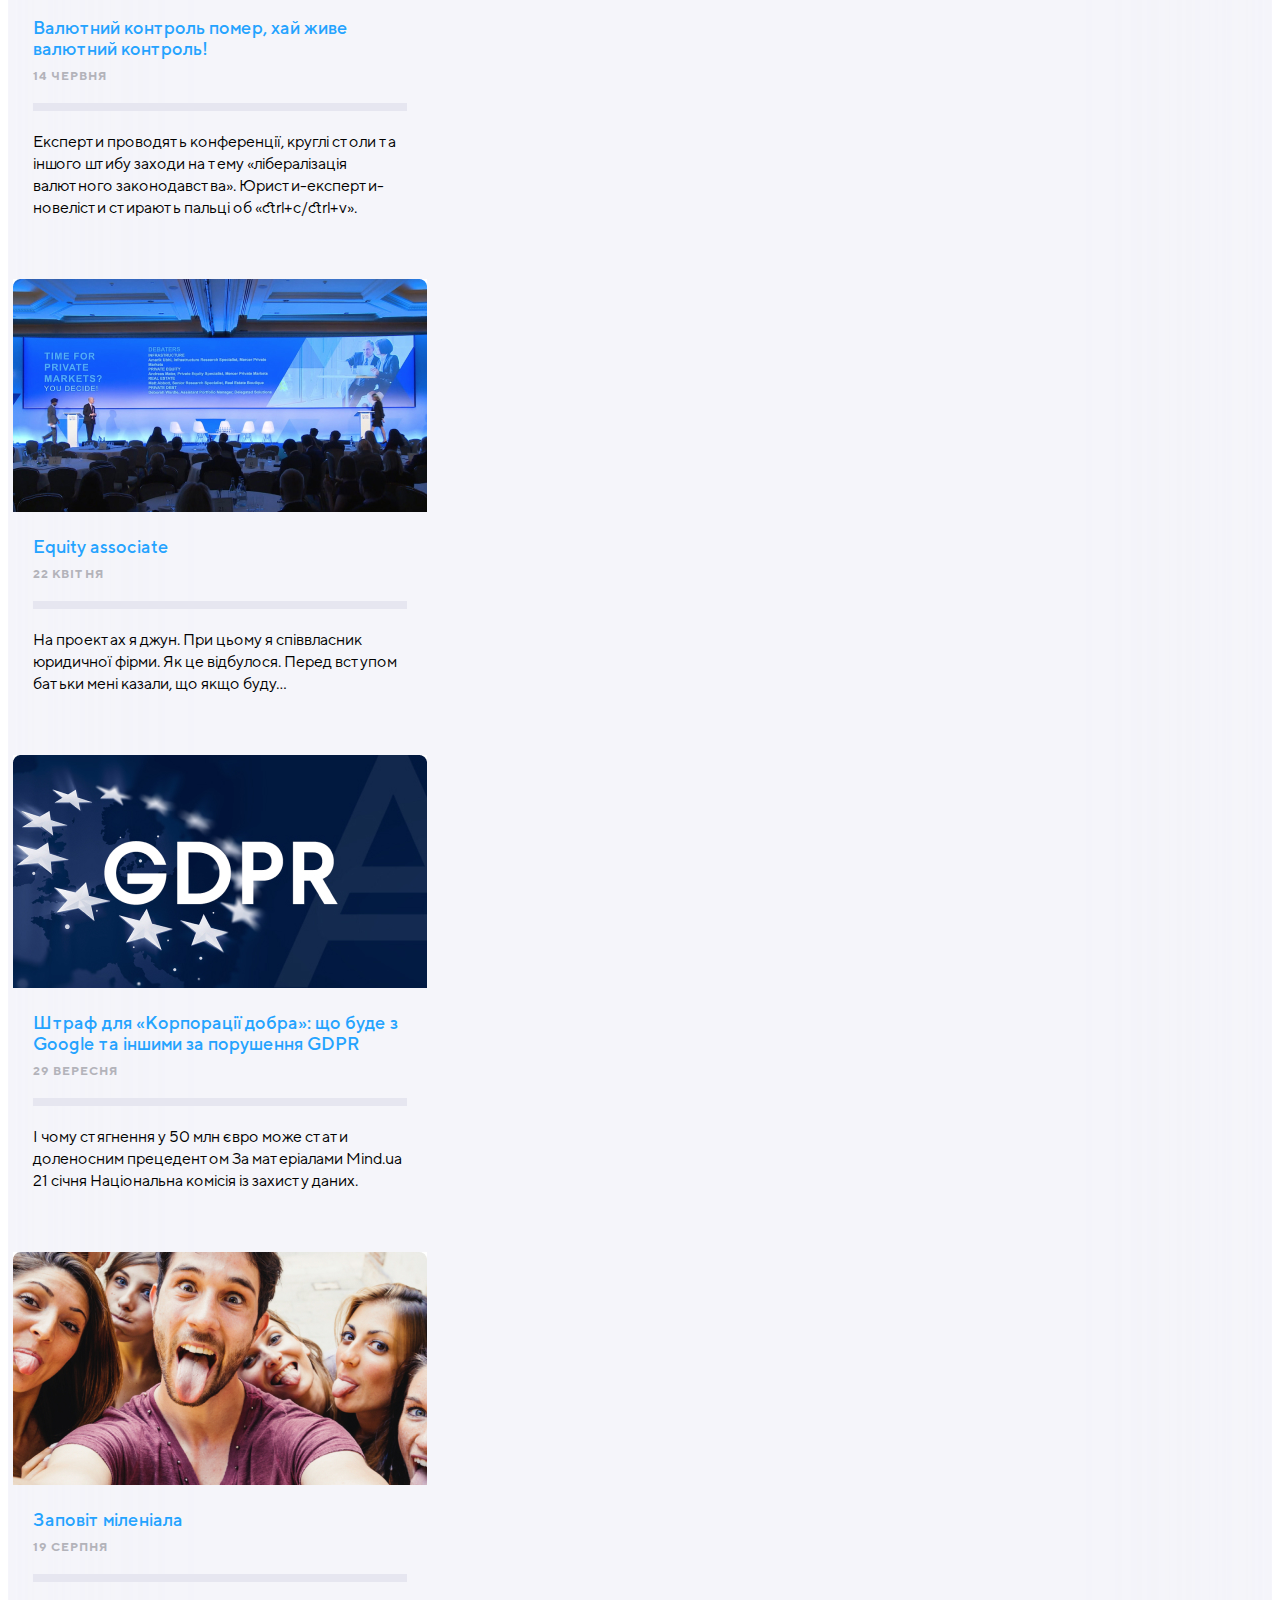
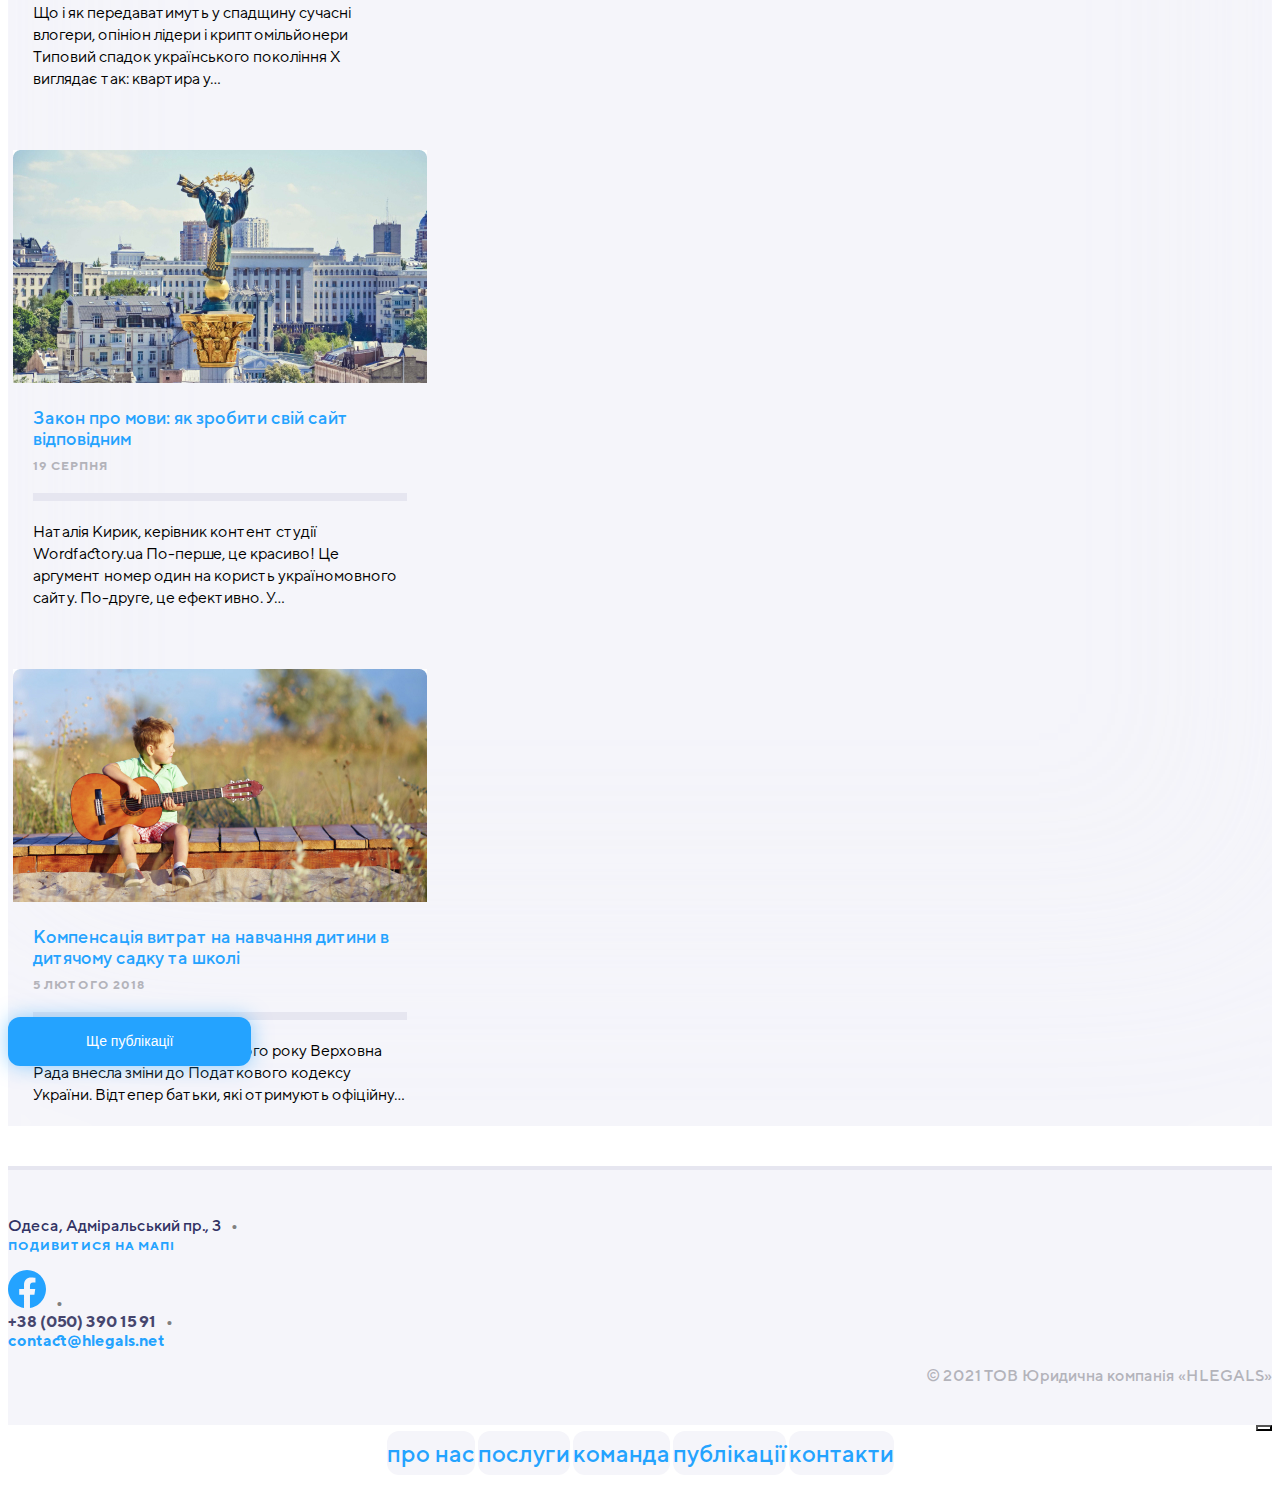
<file: publications.html>
<!DOCTYPE html>
<html lang="en">
<head>
    <meta charset="UTF-8">
    <meta http-equiv="X-UA-Compatible" content="IE=edge">
    <meta name="viewport" content="width=device-width, initial-scale=1.0">
    <title>Document</title>
    <link href="https://cdn.jsdelivr.net/npm/bootstrap@5.1.3/dist/css/bootstrap.min.css" rel="stylesheet" integrity="sha384-1BmE4kWBq78iYhFldvKuhfTAU6auU8tT94WrHftjDbrCEXSU1oBoqyl2QvZ6jIW3" crossorigin="anonymous">
    <link rel="stylesheet" href="./style/style.css">
</head>
<body>
  <header class="header-var2">
    <div class="container">
      <div class="header-content row justify-content-between">
        <div class="logo col-xl-6 col-lg-4  col-md-4 col-sm-12 p-0">
            <a href="./index.html"><img src="./images/header/logo-publications.svg" alt="logo"></a>
        </div>
          <div class="right-nav col-xl-6  col-lg-8  col-md-8 col-sm-12 p-0 " >
            <ul class="contact-info d-flex align-items-center justify-content-end">
                <li class="language">
                  <a class="pressed" href="#">УК</a>
                  <a href="#">РУ</a>
                  <a href="#">EN</a>
                </li>
                <li class="address">
                  Одеса, Адміральський пр., 3
                </li>
                <li class="number">+38 (050) 390 15 91</li>
                <li class="facebook-logo p-0"><a  href="https://www.facebook.com/nikitusya.nikitka" target="_blank"><img class="img-svg" src="./images/header/facebook-gray.svg" alt="facebook_logo"></a></li>
            </ul>
            <ul class="nav-header justify-content-end">
                <li><a  href="./about.html">про нас</a></li>
                <li><a href="./services.html">послуги</a></li>
                <li><a href="./team.html">команда</a></li>
                <li><a class="pressed-nav" href="./publications.html">публікації</a></li>
                <li class="p-0"><a href="./contact.html">контакти</a></li>               
            </ul>
          </div>
        </div>
    </div>
  </header>
<header class="header-tablet-small-var2">
    <div class="container">
        <div class="header-content row justify-content-between">
            <ul class="contact-info d-flex align-items-center">
                    <li class="language">
                        <a class="pressed" href="#">УК</a>
                        <a href="#">РУ</a>
                        <a href="#">EN</a>
                    </li>
                    <li class="address">
                        Одеса, Адміральський пр., 3
                    </li>
                    <li class="number">+38 (050) 390 15 91</li>
                    <li class="facebook-logo">
                        <a  href="https://www.facebook.com/nikitusya.nikitka" target="_blank"><img class="img-svg" src="./images/header/facebook-gray.svg" alt="facebook_logo"></a>
                    </li>
            </ul>
            <div class="logo col d-flex justify-content-between align-items-center ">
                <a href="./index.html"><img src="./images/header/logo-publications.svg" alt="logo"></a>
                <button class="btn humburger" type="button" data-bs-toggle="offcanvas" data-bs-target="#offcanvasBottom" aria-controls="offcanvasBottom"><img src="./images/header/hamburger.svg" alt="hamburger"></button>
            </div>
            <ul class="nav-header">
                <li><a href="./about.html">про нас</a></li>
                <li><a href="./services.html">послуги</a></li>
                <li><a href="./team.html">команда</a></li>
                <li><a class="pressed-nav" href="./publications.html">публікації</a></li>
                <li"><a href="./contact.html" >контакти</a></li>               
            </ul>
        </div>
    </div>
</header>
    <main>
      <div class="posts">
        <div class="container">
          <div class="title">
            <div class="switcher d-flex justify-content-center"><a class="switcher-pressed" href="#">новини</a><a href="#">компанія</a></div>   
          </div>
          <div class="posts__cards row w-100 d-flex justify-content-between ">
            <div class="wrapper-card col-12 col-xl-4 col-lg-4 col-md-6 col-sm-6 d-flex justify-content-center  h-100">
              <div class="card">
                <div class="card-body">
                  <a class="post__title" href="./publications-entry.html">Валютний контроль помер, хай живе валютний контроль!</a>
                  <p class="post__date">14 червня</p>
                  <hr>
                  <p class="post__text">Експерти проводять конференції, круглі столи та іншого штибу заходи на тему «лібералізація валютного законодавства». Юристи-експерти-новелісти стирають пальці об «ctrl+c/ctrl+v».</p>
                </div>
              </div>
            </div>
            <div class="wrapper-card col-12 col-xl-4 col-lg-4 col-md-6 col-sm-6 d-flex justify-content-center  h-100">
              <div class="card" >
                <img src="./images/posts/image.jpg" class="card-img-top" alt="...">
                <div class="card-body">
                  <a class="post__title" href="./publications-entry.html">Equity associate</a>
                  <p class="post__date">22 квітня</p>
                  <hr>
                  <p class="post__text">На проектах я джун. При цьому я співвласник юридичної фірми. Як це відбулося. Перед вступом батьки мені казали, що якщо буду…</p>
                </div>
              </div>
            </div>
            <div class="wrapper-card col-12 col-xl-4 col-lg-4 col-md-6 col-sm-6 d-flex justify-content-center  h-100">
              <div class="card">
                <img src="./images/posts/image-4.jpg" class="card-img-top" alt="...">
                <div class="card-body">
                  <a class="post__title" href="./publications-entry.html">Штраф для «Корпорації добра»: що буде з Google та іншими за порушення GDPR</a>
                  <p class="post__date">29 вересня</p>
                  <hr>
                  <p class="post__text">І чому стягнення у 50 млн євро може стати доленосним прецедентом За матеріалами Mind.ua 21 січня Національна комісія із захисту даних.</p>
                </div>
              </div>
            </div>
            <div class="wrapper-card col-12 col-xl-4 col-lg-4 col-md-6 col-sm-6 d-flex justify-content-center  h-100">
              <div class="card">
                <img src="./images/posts/image-1.jpg" class="card-img-top" alt="...">
                <div class="card-body">
                  <a class="post__title" href="./publications-entry.html">Заповіт міленіала</a>
                  <p class="post__date">19 серпня</p>
                  <hr>
                  <p class="post__text">Що і як передаватимуть у спадщину сучасні влогери, опініон лідери і криптомільйонери Типовий спадок українського покоління Х виглядає так: квартира у…</p>
                </div>
              </div>
            </div>
            <div class="wrapper-card col-12 col-xl-4 col-lg-4 col-md-6 col-sm-6 d-flex justify-content-center  h-100">
              <div class="card">
                <img src="./images/posts/image-2.jpg" class="card-img-top" alt="...">
                <div class="card-body">
                  <a class="post__title" href="./publications-entry.html">Закон про мови: як зробити свій сайт відповідним</a>
                  <p class="post__date">19 серпня</p>
                  <hr>
                  <p class="post__text">Наталія Кирик, керівник контент студії Wordfactory.ua По-перше, це красиво! Це аргумент номер один на користь україномовного сайту. По-друге, це ефективно. У…</p>
                </div>
              </div>
            </div>
            <div class="wrapper-card col-12 col-xl-4 col-lg-4 col-md-6 col-sm-6 d-flex justify-content-center  h-100">
              <div class="card">
                <img src="./images/posts/image-3.jpg" class="card-img-top" alt="...">
                <div class="card-body">
                  <a class="post__title" href="./publications-entry.html">Компенсація витрат на навчання дитини в дитячому садку та школі</a>
                  <p class="post__date">5 Лютого 2018</p>
                  <hr>
                  <p class="post__text">Про що йде мова В червні цього року Верховна Рада внесла зміни до Податкового кодексу України. Відтепер батьки, які отримують офіційну…</p>
                </div>
              </div>
            </div>
            <div class="wrapper-card col-12 col-xl-4 col-lg-4 col-md-6 col-sm-6 d-flex justify-content-center  h-100">
              <div class="card">
                <div class="card-body">
                  <a class="post__title" href="./publications-entry.html">Валютний контроль помер, хай живе валютний контроль!</a>
                  <p class="post__date">14 червня</p>
                  <hr>
                  <p class="post__text">Експерти проводять конференції, круглі столи та іншого штибу заходи на тему «лібералізація валютного законодавства». Юристи-експерти-новелісти стирають пальці об «ctrl+c/ctrl+v».</p>
                </div>
              </div>
            </div>
            <div class="wrapper-card col-12 col-xl-4 col-lg-4 col-md-6 col-sm-6 d-flex justify-content-center  h-100">
              <div class="card" >
                <img src="./images/posts/image.jpg" class="card-img-top" alt="...">
                <div class="card-body">
                  <a class="post__title" href="./publications-entry.html">Equity associate</a>
                  <p class="post__date">22 квітня</p>
                  <hr>
                  <p class="post__text">На проектах я джун. При цьому я співвласник юридичної фірми. Як це відбулося. Перед вступом батьки мені казали, що якщо буду…</p>
                </div>
              </div>
            </div>
            <div class="wrapper-card col-12 col-xl-4 col-lg-4 col-md-6 col-sm-6 d-flex justify-content-center  h-100">
              <div class="card">
                <img src="./images/posts/image-4.jpg" class="card-img-top" alt="...">
                <div class="card-body">
                  <a class="post__title" href="./publications-entry.html">Штраф для «Корпорації добра»: що буде з Google та іншими за порушення GDPR</a>
                  <p class="post__date">29 вересня</p>
                  <hr>
                  <p class="post__text">І чому стягнення у 50 млн євро може стати доленосним прецедентом За матеріалами Mind.ua 21 січня Національна комісія із захисту даних.</p>
                </div>
              </div>
            </div>
            <div class="wrapper-card col-12 col-xl-4 col-lg-4 col-md-6 col-sm-6 d-flex justify-content-center  h-100">
              <div class="card">
                <img src="./images/posts/image-1.jpg" class="card-img-top" alt="...">
                <div class="card-body">
                  <a class="post__title" href="./publications-entry.html">Заповіт міленіала</a>
                  <p class="post__date">19 серпня</p>
                  <hr>
                  <p class="post__text">Що і як передаватимуть у спадщину сучасні влогери, опініон лідери і криптомільйонери Типовий спадок українського покоління Х виглядає так: квартира у…</p>
                </div>
              </div>
            </div>
            <div class="wrapper-card col-12 col-xl-4 col-lg-4 col-md-6 col-sm-6 d-flex justify-content-center  h-100">
              <div class="card">
                <img src="./images/posts/image-2.jpg" class="card-img-top" alt="...">
                <div class="card-body">
                  <a class="post__title" href="./publications-entry.html">Закон про мови: як зробити свій сайт відповідним</a>
                  <p class="post__date">19 серпня</p>
                  <hr>
                  <p class="post__text">Наталія Кирик, керівник контент студії Wordfactory.ua По-перше, це красиво! Це аргумент номер один на користь україномовного сайту. По-друге, це ефективно. У…</p>
                </div>
              </div>
            </div>
            <div class="wrapper-card col-12 col-xl-4 col-lg-4 col-md-6 col-sm-6 d-flex justify-content-center  h-100">
              <div class="card">
                <img src="./images/posts/image-3.jpg" class="card-img-top" alt="...">
                <div class="card-body">
                  <a class="post__title" href="./publications-entry.html">Компенсація витрат на навчання дитини в дитячому садку та школі</a>
                  <p class="post__date">5 Лютого 2018</p>
                  <hr>
                  <p class="post__text">Про що йде мова В червні цього року Верховна Рада внесла зміни до Податкового кодексу України. Відтепер батьки, які отримують офіційну…</p>
                </div>
              </div>
            </div>
          </div>
          <div class="view-more d-flex justify-content-center">
            <button type="button" >Ще публікації</button>
          </div>
        </div>
      </div>
    </main>
    <footer>
      <div class="container">
        <div class="footer__content row flex-xl-row flex-lg-row flex-md-row flex-sm-column  ">
          <div class="col-md-7 col-sm-12 nav p-0 justify-content-md-start justify-content-sm-center">
            <ul class="d-md-flex d-sm-flex align-items-center justify-content-md-start justify-content-sm-center text-center">
              <li><span> Одеса, Адміральський пр., 3</span></li>
              <li><a class="map" href="https://goo.gl/maps/AUYzdjVwKTuCbPwL9" target="_blank">Подивитися на мапі</a></li>
            </ul>
            <ul class="d-md-flex d-sm-flex align-items-center justify-content-md-start justify-content-sm-center text-center">
              <li><a href="https://www.facebook.com/nikitusya.nikitka" target="_blank"><img src="./images/logo/Facebook.svg" alt="logo"></a></li>
              <li ><span class="number">+38 (050) 390 15 91</span></li>
              <li><a class="contact" href="#">contact@hlegals.net</a></li>
            </ul>
          </div>
          <div class="copyright col-md-5 col-sm-12 p-0 d-md-flex d-sm-flex  justify-content-md-end justify-content-sm-center text-center text-md-end text-sm-center  " >
            © 2021 ТОВ Юридична компанія «HLEGALS»
          </div>
        </div>
      </div>
    </footer>
    <div class="offcanvas offcanvas-header-mobile offcanvas-bottom  h-75" tabindex="-1" id="offcanvasBottom" aria-labelledby="offcanvasBottomLabel">
      <div class="offcanvas-header">
        <button type="button" class="btn-close text-reset d-flex justify-content-end" data-bs-dismiss="offcanvas" aria-label="Close"></button>
      </div>
      <div class="offcanvas-body small d-flex flex-column">
        <a href="./about.html"><span>про нас</span></a>
        <a href="./services.html"><span>послуги</span></a>
        <a href="./team.html"><span>команда</span></a>
        <a href="./publications.html"><span>публікації</span></a>
        <a href="./contact.html"><span>контакти</span></a>
      </div>
  </div> 
  <script src="https://cdn.jsdelivr.net/npm/bootstrap@5.1.3/dist/js/bootstrap.bundle.min.js" integrity="sha384-ka7Sk0Gln4gmtz2MlQnikT1wXgYsOg+OMhuP+IlRH9sENBO0LRn5q+8nbTov4+1p" crossorigin="anonymous"></script>

</body>
</html>
</file>
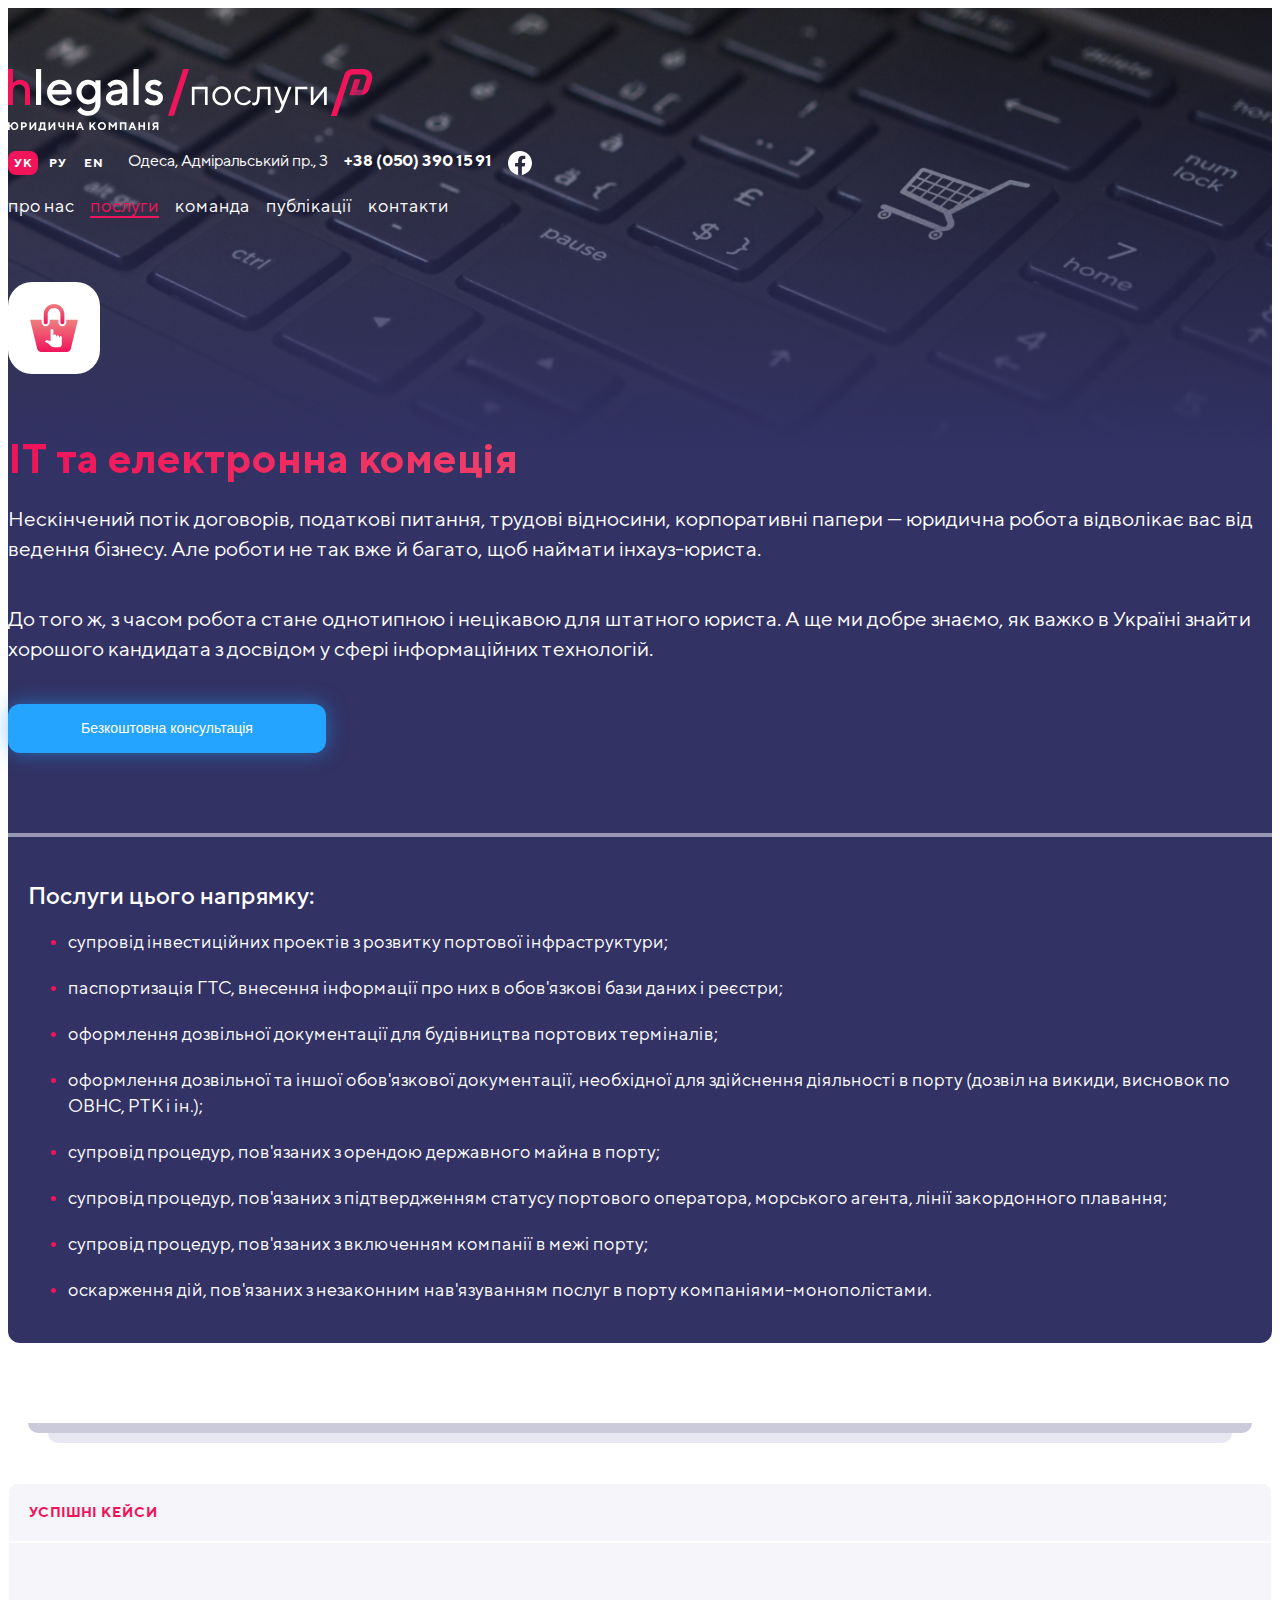
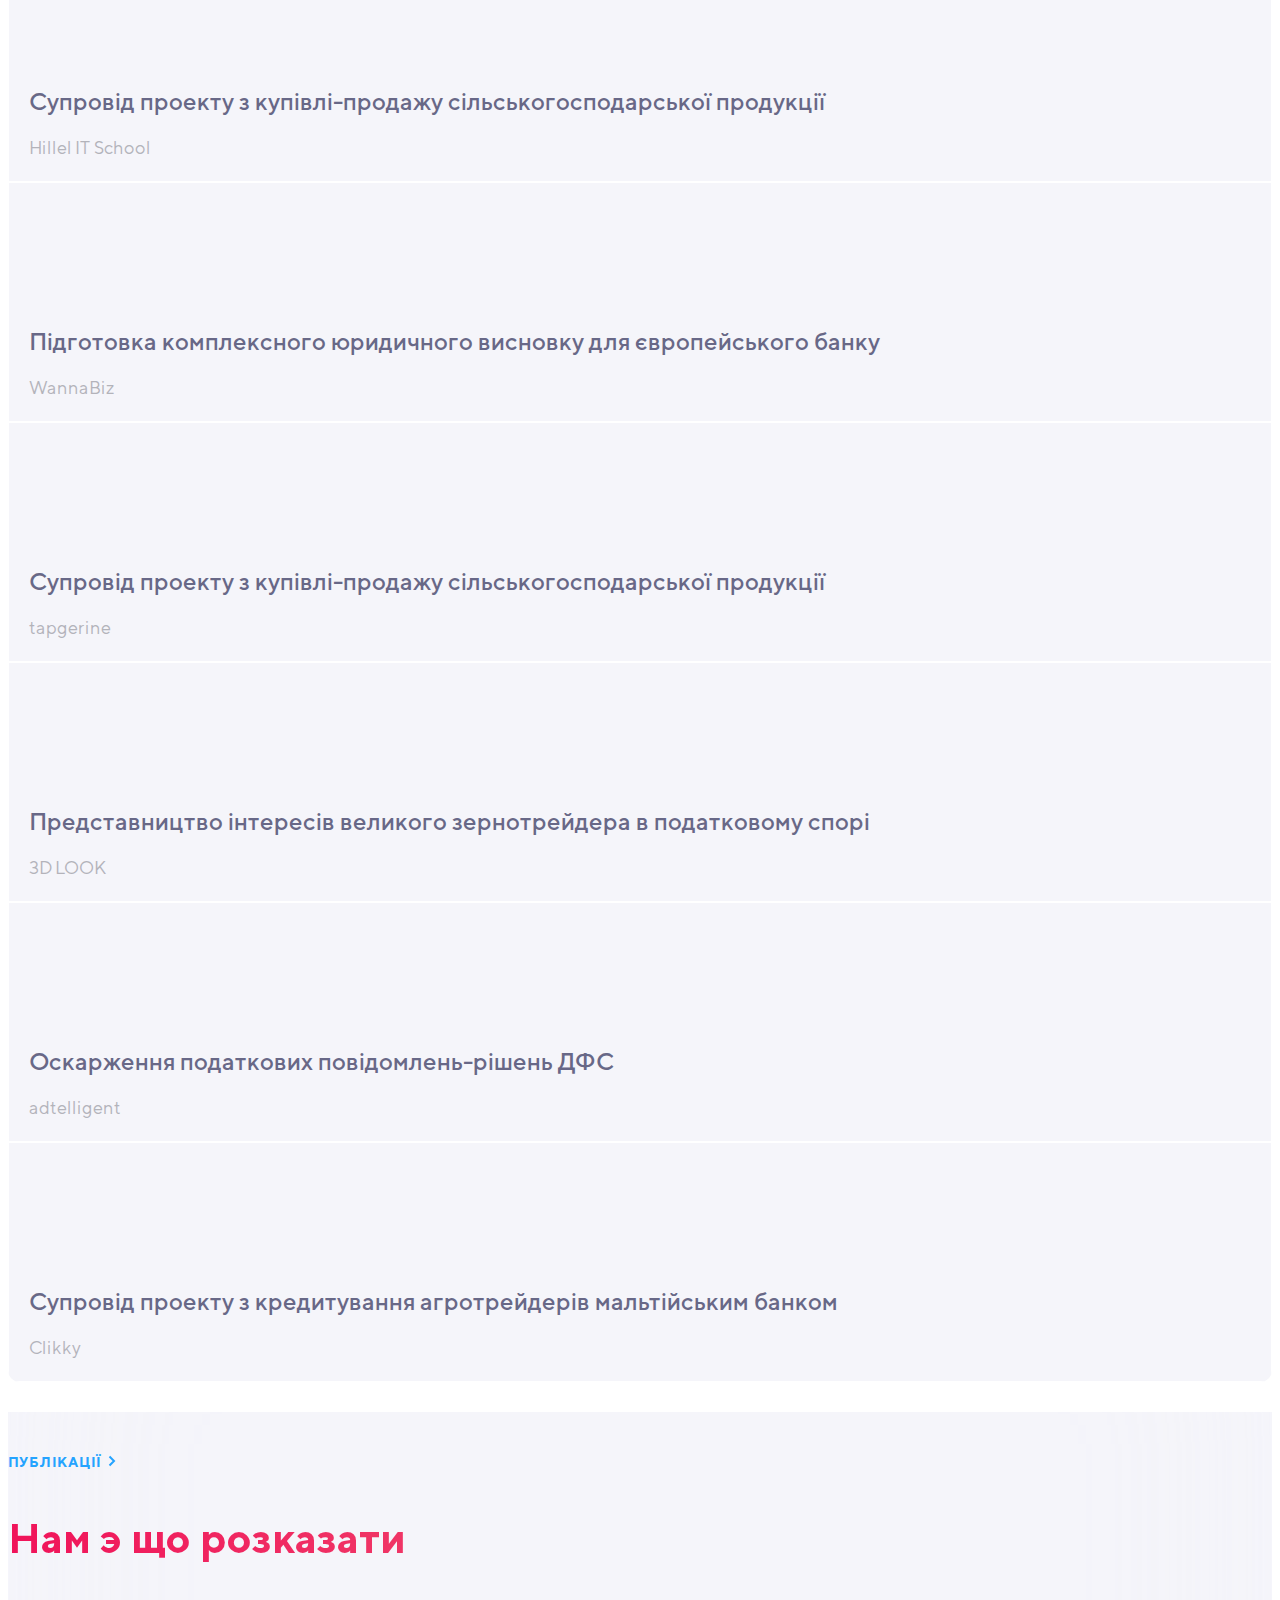
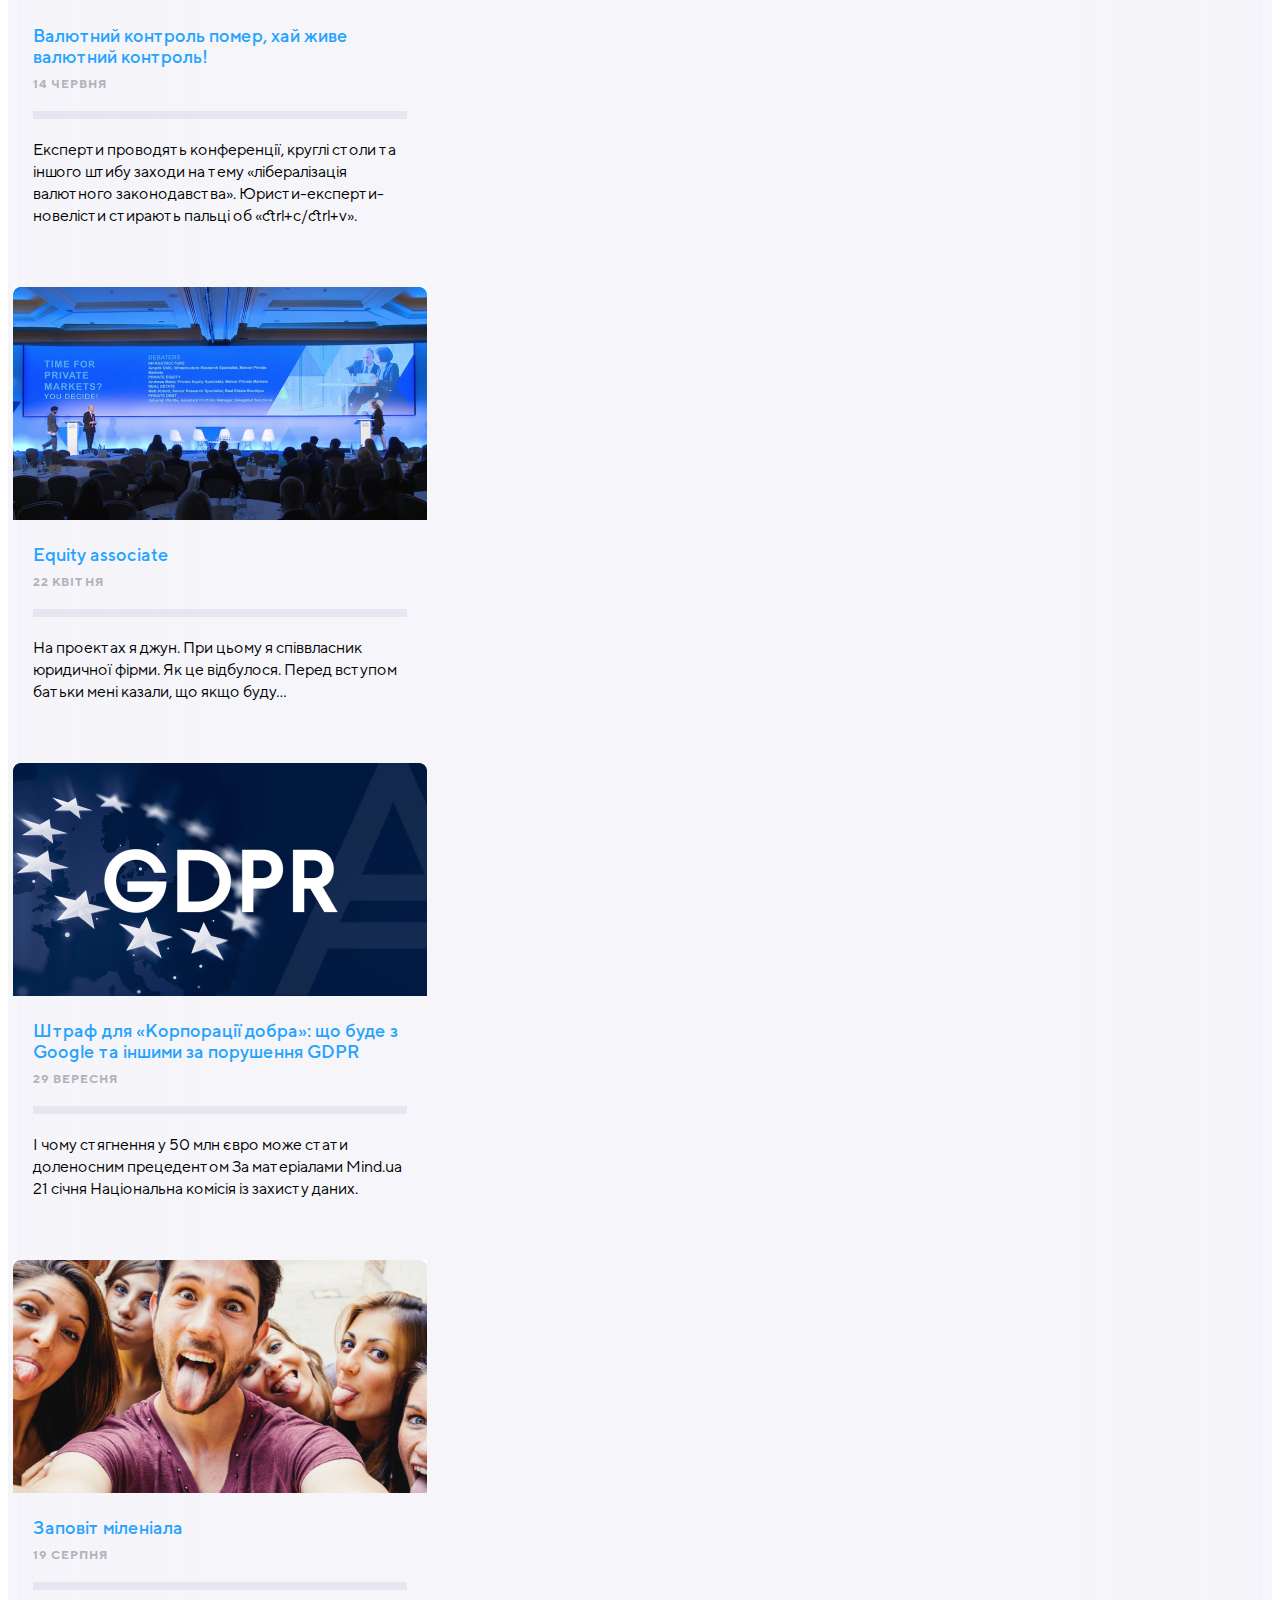
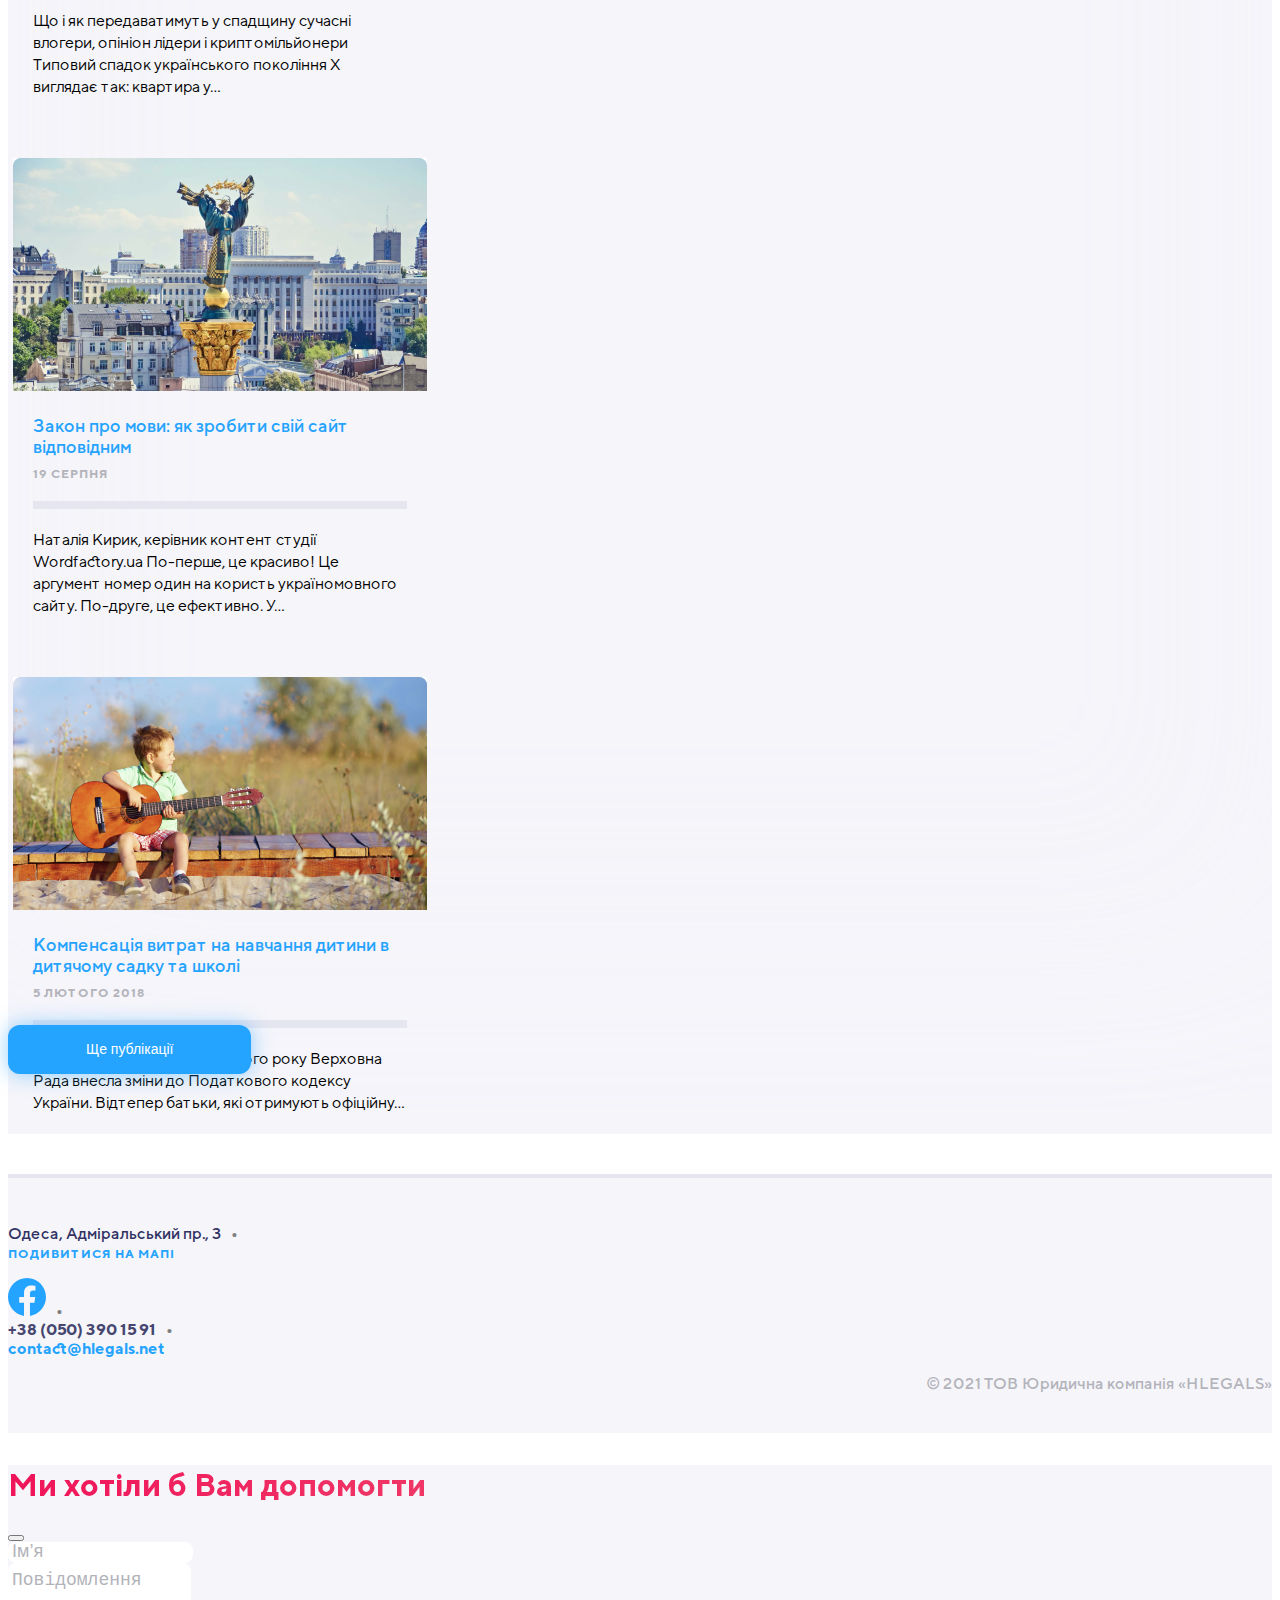
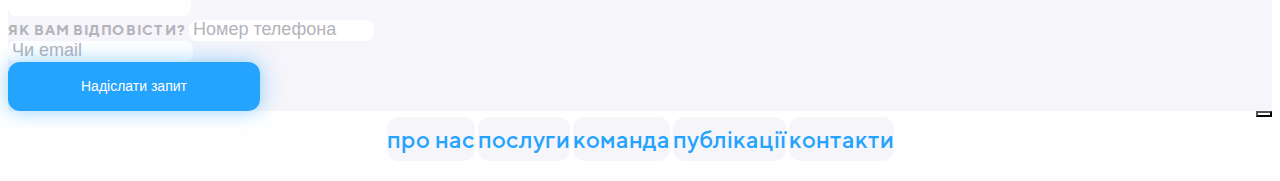
<file: service-page.html>
<!DOCTYPE html>
<html lang="en">
<head>
    <meta charset="UTF-8">
    <meta http-equiv="X-UA-Compatible" content="IE=edge">
    <meta name="viewport" content="width=device-width, initial-scale=1.0">
    <title>Document</title>
    <link href="https://cdn.jsdelivr.net/npm/bootstrap@5.1.3/dist/css/bootstrap.min.css" rel="stylesheet" integrity="sha384-1BmE4kWBq78iYhFldvKuhfTAU6auU8tT94WrHftjDbrCEXSU1oBoqyl2QvZ6jIW3" crossorigin="anonymous">
    <link rel="stylesheet" href="./style/style.css">
</head>
<body>
    <div class="baner_services">
        <div class="background ">
            <div class="background-img">
              <header class="header-main-page">
                <div class="container">
                  <div class="header-content row justify-content-between">
                    <div class="logo col-xl-6 col-lg-4  col-md-4 col-sm-12 p-0">
                        <a href="./index.html"><img src="./images/header/logo-services.svg" alt="logo"></a>
                    </div>
                      <div class="right-nav col-xl-6  col-lg-8  col-md-8 col-sm-12 p-0 " >
                        <ul class="contact-info d-flex align-items-center justify-content-end">
                            <li class="language">
                              <a class="pressed" href="#">УК</a>
                              <a href="#">РУ</a>
                              <a href="#">EN</a>
                            </li>
                            <li class="address">
                              Одеса, Адміральський пр., 3
                            </li>
                            <li class="number">+38 (050) 390 15 91</li>
                            <li class="facebook-logo"><a  href="https://www.facebook.com/nikitusya.nikitka" target="_blank"><img class="img-svg" src="./images/header/facebook.svg" alt="facebook_logo"></a></li>
                        </ul>
                        <ul class="nav-header justify-content-end">
                            <li><a href="./about.html">про нас</a></li>
                            <li><a class="pressed-nav" href="./services.html">послуги</a></li>
                            <li><a href="./team.html">команда</a></li>
                            <li><a href="./publications.html">публікації</a></li>
                            <li><a href="./contact.html">контакти</a></li>               
                        </ul>
                      </div>
                    </div>
                </div>
              </header>
              <header class="header-tablet-small">
                <div class="container">
                  <div class="header-content row justify-content-between">
                        <ul class="contact-info d-flex align-items-center justify-content-between justify-content-sm-start  p-0">
                            <li class="language">
                              <a class="pressed" href="#">УК</a>
                              <a href="#">РУ</a>
                              <a href="#">EN</a>
                            </li>
                            <li class="address">
                              Одеса, Адміральський пр., 3
                            </li>
                            <li class="number">+38 (050) 390 15 91</li>
                            <li class="facebook-logo"><a  href="https://www.facebook.com/nikitusya.nikitka" target="_blank"><img class="img-svg" src="./images/header/facebook.svg" alt="facebook_logo"></a></li>
                        </ul>
                        <div class="logo  d-flex justify-content-between align-items-center">
                            <a href="#"><img src="./images/header/logo-min.svg" alt="logo"></a>
                            <button class="btn" type="button" data-bs-toggle="offcanvas" data-bs-target="#offcanvasBottom" aria-controls="offcanvasBottom"><img class="humburger" src="./images/header/hamburger-white.svg" alt="hamburger"></button>
                        </div>
                        <ul class="nav-header justify-content-start ">
                            <li><a href="./about.html">про нас</a></li>
                            <li><a href="./services.html">послуги</a></li>
                            <li><a href="./team.html">команда</a></li>
                            <li><a href="./publications.html">публікації</a></li>
                            <li><a href="./contact.html">контакти</a></li>               
                        </ul>
                    </div>
                </div>
              </header>
              <main>
                  <div class="service text-center">
                      <div class="container">
                          <div class="service__content row">
                              <div class="service-info col-12 col-xl-8 col-lg-8 col-md-8 col-sm-12 text-start text-sm-center">
                                  <img src="./images/baner/iconfinder_shopping-purse.svg" alt="icon">
                                  <h2>IT та електронна комеція</h2>
                                  <p>Нескінчений потік договорів, податкові питання, трудові відносини, корпоративні папери — юридична робота відволікає вас від ведення бізнесу. Але роботи не так вже й багато, щоб наймати інхауз-юриста.</p>
                                  <p>До того ж, з часом робота стане однотипною і нецікавою для штатного юриста. А ще ми добре знаємо, як важко в Україні знайти хорошого кандидата з досвідом у сфері інформаційних технологій.</p>
                                  <button  data-bs-toggle="modal" data-bs-target="#exampleModal">Безкоштовна консультація</button>
                              </div>
                              <div class="service-more-info col-10"> 
                                  <h3 class="text-start">Послуги цього напрямку:</h3>
                                  <div class="service-list row"> 
                                          <ul class="col-12 col-xl-6 col-lg-6 col-md-6 col-sm-12">
                                              <li class="text-start"><span> супровід інвестиційних проектів з розвитку портової інфраструктури;</span></li>
                                              <li class="text-start"><span>паспортизація ГТС, внесення інформації про них в обов'язкові бази даних і реєстри;</span></li>
                                              <li class="text-start"><span>оформлення дозвільної документації для будівництва портових терміналів;</span></li>
                                              <li class="text-start"><span>оформлення дозвільної та іншої обов'язкової документації, необхідної для здійснення діяльності в порту (дозвіл на викиди, висновок по ОВНС, РТК і ін.);</span></li>
                                          </ul>
                                          <ul class="col-12 col-xl-6 col-lg-6 col-md-6 col-sm-12">
                                              <li class="text-start"><span>супровід процедур, пов'язаних з орендою державного майна в порту;</span></li>
                                              <li class="text-start"><span>супровід процедур, пов'язаних з підтвердженням статусу портового оператора, морського агента, лінії закордонного плавання;</span></li>
                                              <li class="text-start"><span>супровід процедур, пов'язаних з включенням компанії в межі порту;</span></li>
                                              <li class="text-start"><span>оскарження дій, пов'язаних з незаконним нав'язуванням послуг в порту компаніями-монополістами.</span></li>
                                          </ul>
                                  </div>
                              </div>
                          </div>
                      </div>
                  </div>
              </div>
            </div>
          <div class="baner_services__shadow">
            <div class="first-shadow"></div>
            <div class="second-shadow"></div>
          </div>
      </div>
      <div class="successful-cases">
        <div class="container">
          <div class="successful-cases__content row">
            <div class="first-card col-12 col-xl-4 col-lg-4 col-md-6 col-sm-12">
              <div class="title">Успішні кейси</div>
              <div class="case-card">
                <div class="card-text">Супровід проекту з купівлі-продажу сільськогосподарської продукції</div>
                <div class="company">Hillel IT School</div>
              </div>
            </div>
            <div class="case-card col-12  col-xl-4 col-lg-4 col-md-6 col-sm-12">
              <div class="card-text">Підготовка комплексного юридичного висновку для європейського банку</div>
              <div class="company">WannaBiz</div>
            </div>
            <div class="case-card col-12  col-xl-4 col-lg-4 col-md-6 col-sm-12">
              <div class="card-text  ">Супровід проекту з купівлі-продажу сільськогосподарської продукції</div>
              <div class="company">tapgerine</div>
            </div>
            <div class="case-card col-12  col-xl-3 col-lg-3 col-md-6 col-sm-12">
              <div class="card-text">Представництво інтересів великого зернотрейдера в податковому спорі</div>
              <div class="company">3D LOOK</div>
            </div>
            <div class="case-card col-12  col-xl-4 col-lg-4 col-md-6 col-sm-12">
              <div class="card-text">Оскарження податкових повідомлень-рішень ДФС</div>
              <div class="company">adtelligent</div>
            </div>
            <div class="case-card col-12  col-xl-5 col-lg-5 col-md-6 col-sm-12">
              <div class="card-text">Супровід проекту з кредитування агротрейдерів мальтійським банком</div>
              <div class="company">Clikky</div>
            </div>
          </div>
        </div>
      </div>
      <div class="posts">
        <div class="container">   
          <div class="title">
            <a href="./publications.html">Публікації <img src="./images/arrow/blue-arrow.svg" alt=""></a>
            <h3>Нам э що розказати</h3>
          </div>
          <div class="posts__cards row w-100 d-flex justify-content-between ">
            <div class="wrapper-card col-12 col-xl-4 col-lg-4 col-md-6 col-sm-6 d-flex justify-content-center  h-100">
              <div class="card">
                <div class="card-body">
                  <a class="post__title" href="./publications-entry.html">Валютний контроль помер, хай живе валютний контроль!</a>
                  <p class="post__date">14 червня</p>
                  <hr>
                  <p class="post__text">Експерти проводять конференції, круглі столи та іншого штибу заходи на тему «лібералізація валютного законодавства». Юристи-експерти-новелісти стирають пальці об «ctrl+c/ctrl+v».</p>
                </div>
              </div>
            </div>
            <div class="wrapper-card col-12 col-xl-4 col-lg-4 col-md-6 col-sm-6 d-flex justify-content-center  h-100">
              <div class="card" >
                <img src="./images/posts/image.jpg" class="card-img-top" alt="...">
                <div class="card-body">
                  <a class="post__title" href="./publications-entry.html">Equity associate</a>
                  <p class="post__date">22 квітня</p>
                  <hr>
                  <p class="post__text">На проектах я джун. При цьому я співвласник юридичної фірми. Як це відбулося. Перед вступом батьки мені казали, що якщо буду…</p>
                </div>
              </div>
            </div>
            <div class="wrapper-card col-12 col-xl-4 col-lg-4 col-md-6 col-sm-6 d-flex justify-content-center  h-100">
              <div class="card">
                <img src="./images/posts/image-4.jpg" class="card-img-top" alt="...">
                <div class="card-body">
                  <a class="post__title" href="./publications-entry.html">Штраф для «Корпорації добра»: що буде з Google та іншими за порушення GDPR</a>
                  <p class="post__date">29 вересня</p>
                  <hr>
                  <p class="post__text">І чому стягнення у 50 млн євро може стати доленосним прецедентом За матеріалами Mind.ua 21 січня Національна комісія із захисту даних.</p>
                </div>
              </div>
            </div>
            <div class="wrapper-card col-12 col-xl-4 col-lg-4 col-md-6 col-sm-6 d-flex justify-content-center  h-100">
              <div class="card">
                <img src="./images/posts/image-1.jpg" class="card-img-top" alt="...">
                <div class="card-body">
                  <a class="post__title" href="./publications-entry.html">Заповіт міленіала</a>
                  <p class="post__date">19 серпня</p>
                  <hr>
                  <p class="post__text">Що і як передаватимуть у спадщину сучасні влогери, опініон лідери і криптомільйонери Типовий спадок українського покоління Х виглядає так: квартира у…</p>
                </div>
              </div>
            </div>
            <div class="wrapper-card col-12 col-xl-4 col-lg-4 col-md-6 col-sm-6 d-flex justify-content-center  h-100">
              <div class="card">
                <img src="./images/posts/image-2.jpg" class="card-img-top" alt="...">
                <div class="card-body">
                  <a class="post__title" href="./publications-entry.html">Закон про мови: як зробити свій сайт відповідним</a>
                  <p class="post__date">19 серпня</p>
                  <hr>
                  <p class="post__text">Наталія Кирик, керівник контент студії Wordfactory.ua По-перше, це красиво! Це аргумент номер один на користь україномовного сайту. По-друге, це ефективно. У…</p>
                </div>
              </div>
            </div>
            <div class="wrapper-card col-12 col-xl-4 col-lg-4 col-md-6 col-sm-6 d-flex justify-content-center  h-100">
              <div class="card">
                <img src="./images/posts/image-3.jpg" class="card-img-top" alt="...">
                <div class="card-body">
                  <a class="post__title" href="./publications-entry.html">Компенсація витрат на навчання дитини в дитячому садку та школі</a>
                  <p class="post__date">5 Лютого 2018</p>
                  <hr>
                  <p class="post__text">Про що йде мова В червні цього року Верховна Рада внесла зміни до Податкового кодексу України. Відтепер батьки, які отримують офіційну…</p>
                </div>
              </div>
          </div>
          </div>
          <div class="view-more d-flex justify-content-center">
            <button type="button" >Ще публікації</button>
          </div>
        </div>
      </div>
    </main>
    <footer>
      <div class="container">
        <div class="footer__content row flex-xl-row flex-lg-row flex-md-row flex-sm-column  ">
          <div class="col-md-7 col-sm-12 nav p-0 justify-content-md-start justify-content-sm-center">
            <ul class="d-md-flex d-sm-flex align-items-center justify-content-md-start justify-content-sm-center text-center">
              <li><span> Одеса, Адміральський пр., 3</span></li>
              <li><a class="map" href="https://goo.gl/maps/AUYzdjVwKTuCbPwL9" target="_blank">Подивитися на мапі</a></li>
            </ul>
            <ul class="d-md-flex d-sm-flex align-items-center justify-content-md-start justify-content-sm-center text-center">
              <li><a href="https://www.facebook.com/nikitusya.nikitka" target="_blank"><img src="./images/logo/Facebook.svg" alt="logo"></a></li>
              <li ><span class="number">+38 (050) 390 15 91</span></li>
              <li><a class="contact" href="#">contact@hlegals.net</a></li>
            </ul>
          </div>
          <div class="copyright col-md-5 col-sm-12 p-0 d-md-flex d-sm-flex  justify-content-md-end justify-content-sm-center text-center text-md-end text-sm-center  " >
            © 2021 ТОВ Юридична компанія «HLEGALS»
          </div>
        </div>
      </div>
    </footer>
      <div class="contact-pop-up">
        <div class="modal fade" id="exampleModal" tabindex="-1" aria-labelledby="exampleModalLabel" aria-hidden="true">
            <div class="modal-dialog">
              <div class="modal-content">
                <div class="modal-body">
                    <form class="contact__form">
                        <div class="d-flex justify-content-between"><h3>Ми хотіли б Вам допомогти</h3><button type="button" class="btn-close" data-bs-dismiss="modal" aria-label="Close"></button></div>
                        <div class="mb-3">
                            <input  type="name" class="form-control text-form" placeholder="Iм’я">
                        </div>
                        <div class="mb-3">
                            <textarea class="form-control"rows="3" placeholder="Повідомлення" ></textarea>
                        </div>
                        <div class="mb-3">
                            <label for="number">Як вам відповісти?</label>
                            <input type="tel" id="number" class="form-control text-form" placeholder="Номер телефона">
                        </div>
                        <div class="mb-3">
                            <input type="email" class="form-control text-form" placeholder="Чи email">
                        </div>
                        <div class="text-center">
                            <input class="submit"  type="submit" value="Надіслати запит">
                        </div>
                    </form>
                </div>
              </div>
            </div>
          </div>
      </div>
      <div class="offcanvas offcanvas-header-mobile offcanvas-bottom  h-75" tabindex="-1" id="offcanvasBottom" aria-labelledby="offcanvasBottomLabel">
        <div class="offcanvas-header">
          <button type="button" class="btn-close text-reset d-flex justify-content-end" data-bs-dismiss="offcanvas" aria-label="Close"></button>
        </div>
        <div class="offcanvas-body small d-flex flex-column">
          <a href="./about.html"><span>про нас</span></a>
          <a href="./services.html"><span>послуги</span></a>
          <a href="./team.html"><span>команда</span></a>
          <a href="./publications.html"><span>публікації</span></a>
          <a href="./contact.html"><span>контакти</span></a>
        </div>
    </div> 
    <script src="https://cdn.jsdelivr.net/npm/bootstrap@5.1.3/dist/js/bootstrap.bundle.min.js" integrity="sha384-ka7Sk0Gln4gmtz2MlQnikT1wXgYsOg+OMhuP+IlRH9sENBO0LRn5q+8nbTov4+1p" crossorigin="anonymous"></script>
</body>
</html>
</file>
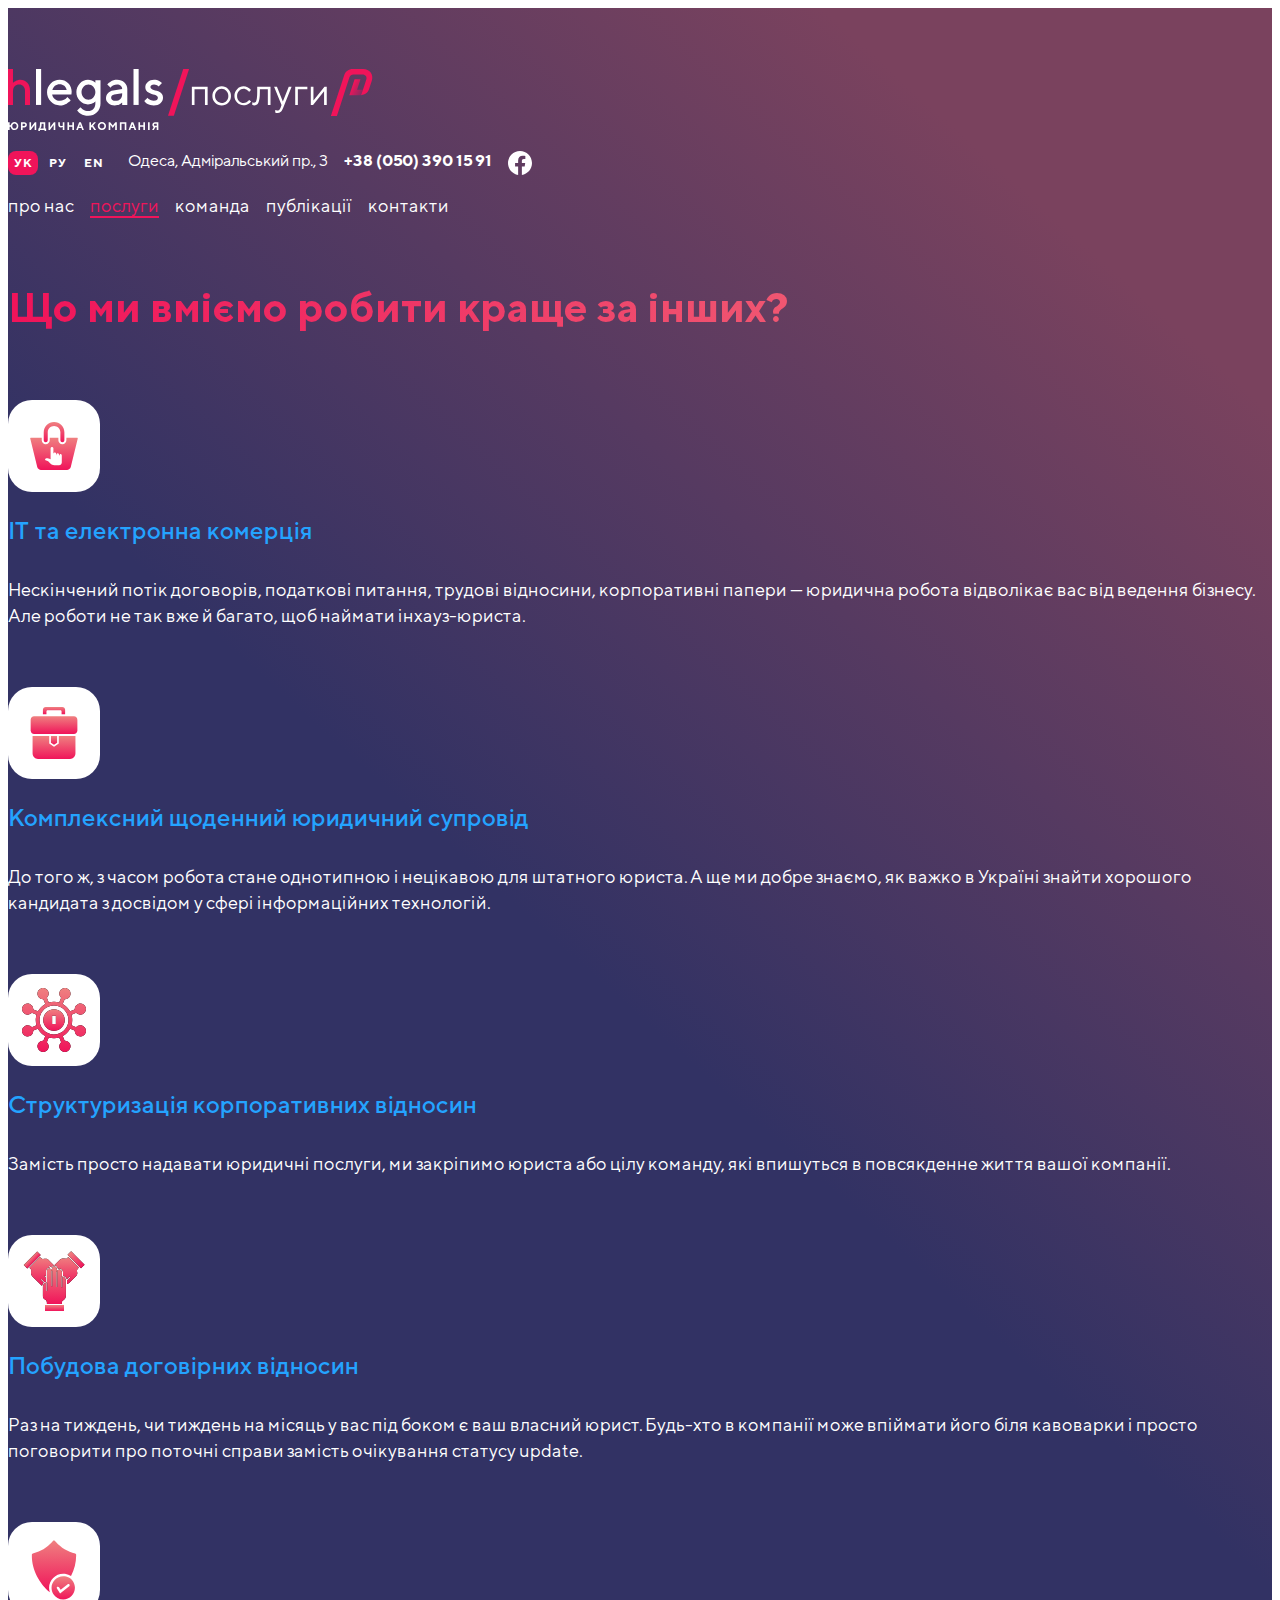
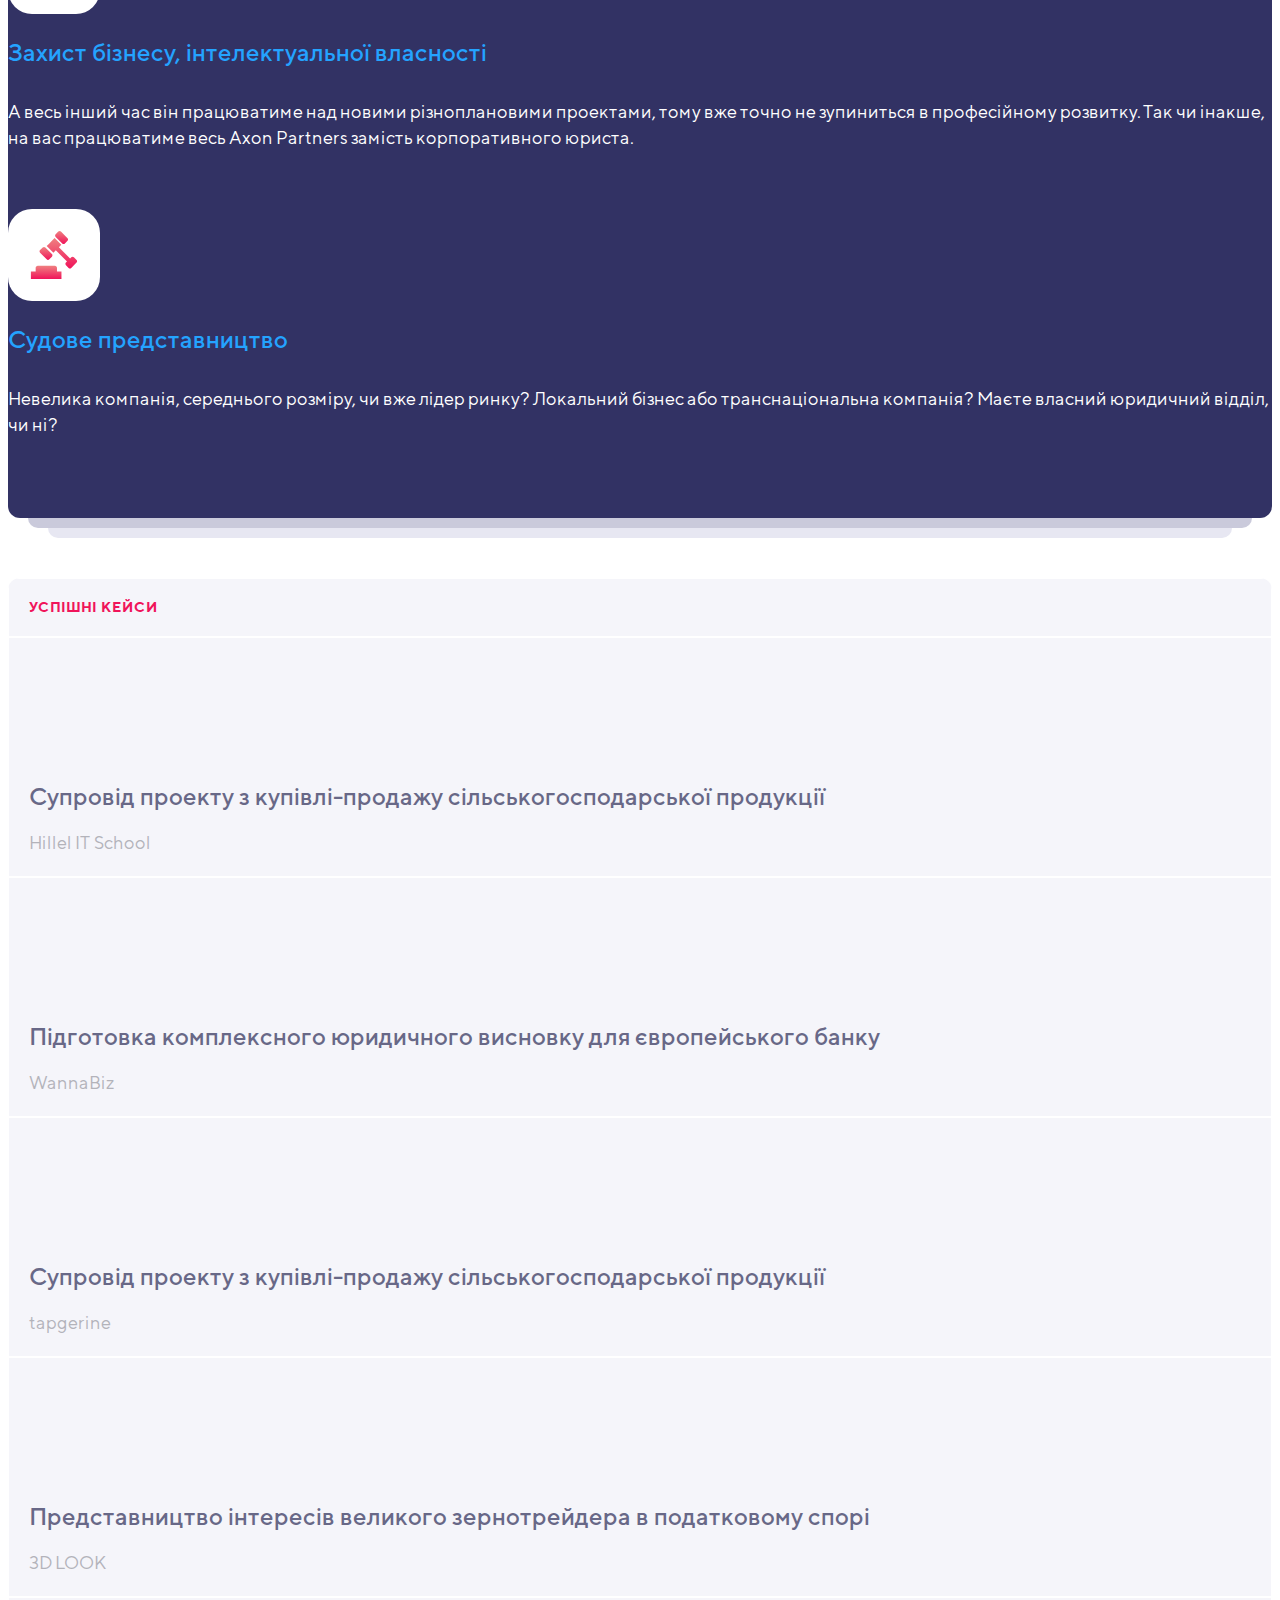
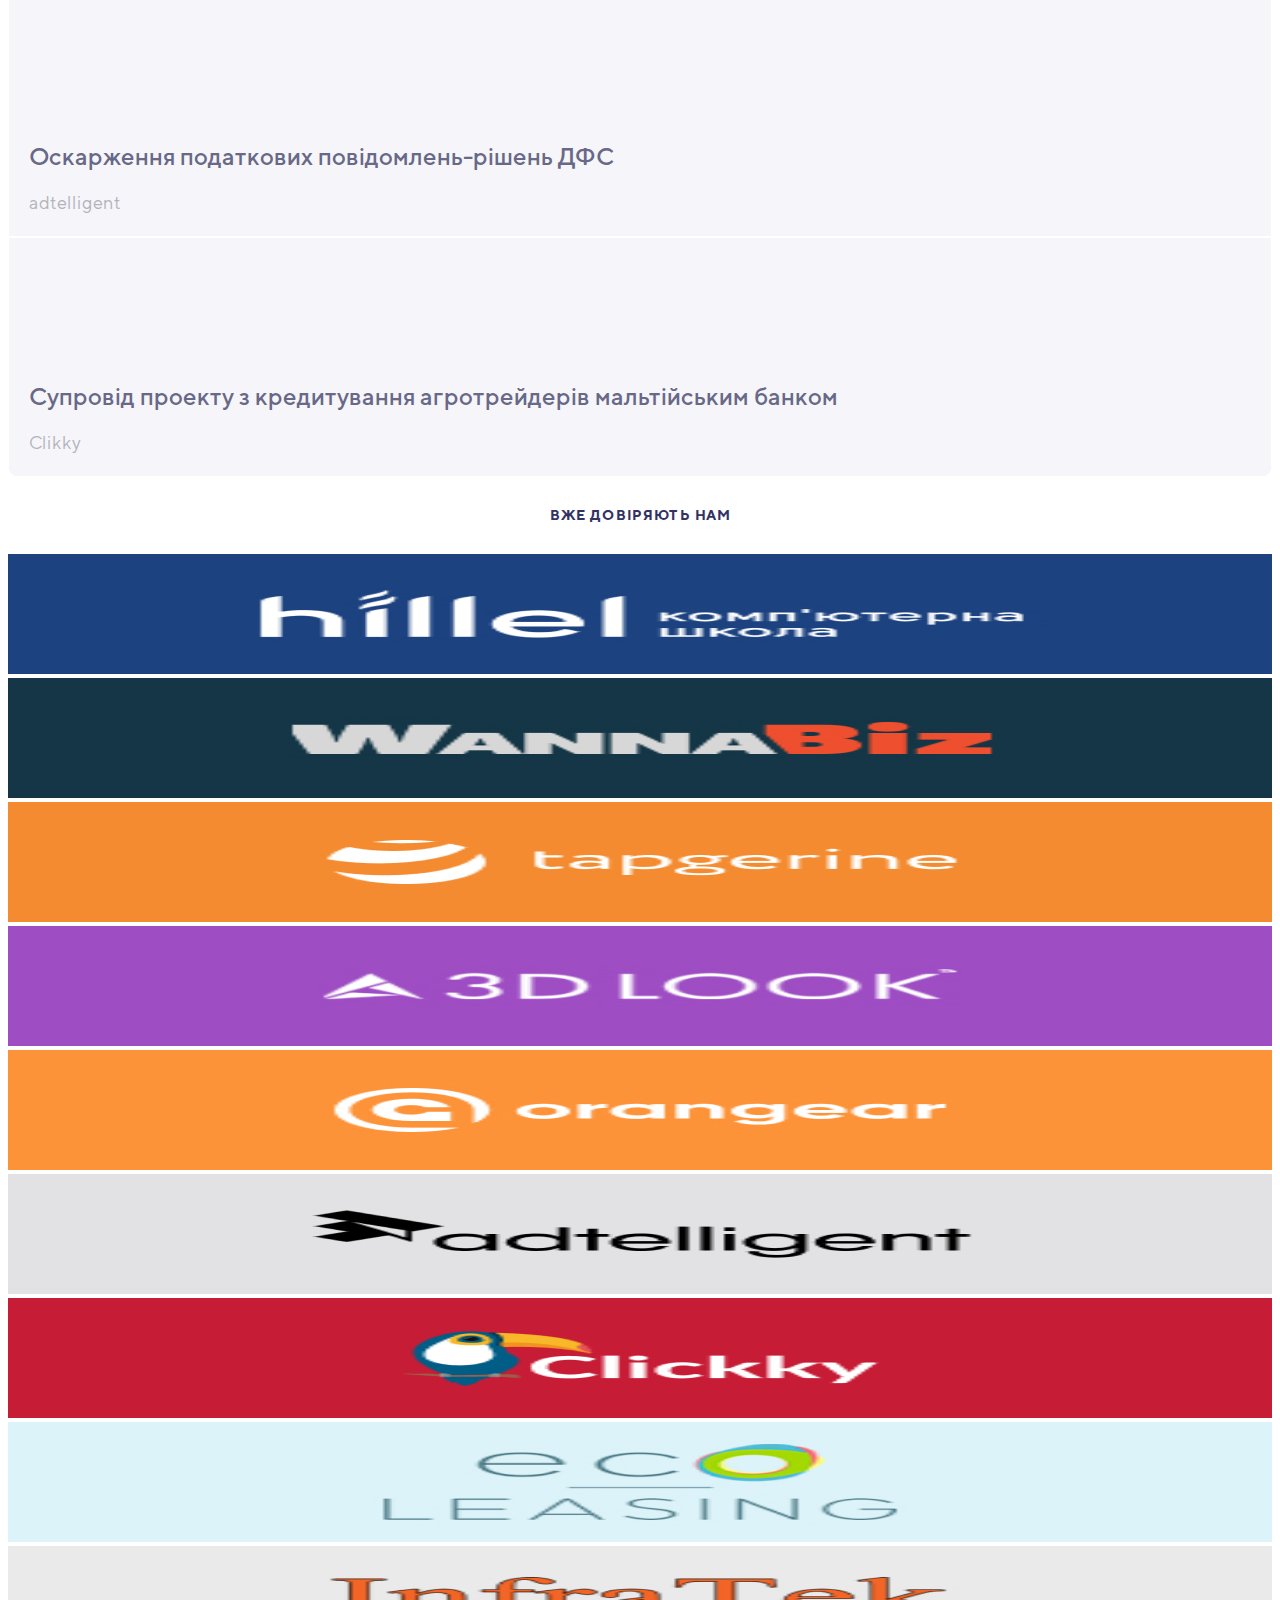
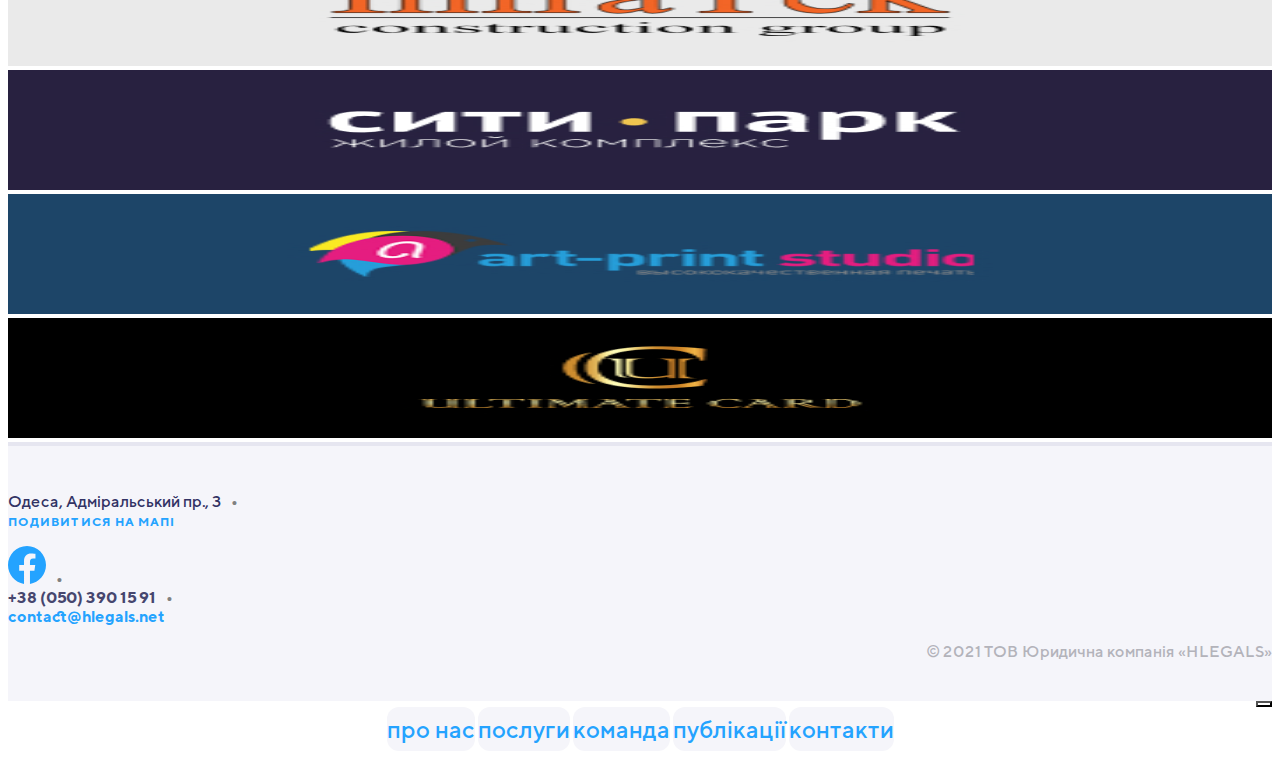
<file: services.html>
<!DOCTYPE html>
<html lang="en">
<head>
    <meta charset="UTF-8">
    <meta http-equiv="X-UA-Compatible" content="IE=edge">
    <meta name="viewport" content="width=device-width, initial-scale=1.0">
    <title>Document</title>
    <link href="https://cdn.jsdelivr.net/npm/bootstrap@5.1.3/dist/css/bootstrap.min.css" rel="stylesheet" integrity="sha384-1BmE4kWBq78iYhFldvKuhfTAU6auU8tT94WrHftjDbrCEXSU1oBoqyl2QvZ6jIW3" crossorigin="anonymous">
    <link rel="stylesheet" href="./style/style.css">
</head>
<body>
    <div class="experience_services">
        <div class="background">
          <header class="header-main-page">
            <div class="container">
              <div class="header-content row justify-content-between">
                <div class="logo col-xl-6 col-lg-4  col-md-4 col-sm-12 p-0">
                    <a href="./index.html"><img src="./images/header/logo-services.svg" alt="logo"></a>
                </div>
                  <div class="right-nav col-xl-6  col-lg-8  col-md-8 col-sm-12 p-0 " >
                    <ul class="contact-info d-flex align-items-center justify-content-end">
                        <li class="language">
                          <a class="pressed" href="#">УК</a>
                          <a href="#">РУ</a>
                          <a href="#">EN</a>
                        </li>
                        <li class="address">
                          Одеса, Адміральський пр., 3
                        </li>
                        <li class="number">+38 (050) 390 15 91</li>
                        <li class="facebook-logo"><a  href="https://www.facebook.com/nikitusya.nikitka" target="_blank"><img class="img-svg" src="./images/header/facebook.svg" alt="facebook_logo"></a></li>
                    </ul>
                    <ul class="nav-header justify-content-end">
                        <li><a href="./about.html">про нас</a></li>
                        <li><a class="pressed-nav" href="./services.html">послуги</a></li>
                        <li><a href="./team.html">команда</a></li>
                        <li><a href="./publications.html">публікації</a></li>
                        <li><a href="./contact.html">контакти</a></li>               
                    </ul>
                  </div>
                </div>
            </div>
          </header>
          <header class="header-tablet-small">
            <div class="container">
              <div class="header-content row justify-content-between">
                    <ul class="contact-info d-flex align-items-center justify-content-between justify-content-sm-start  p-0">
                        <li class="language">
                          <a class="pressed" href="#">УК</a>
                          <a href="#">РУ</a>
                          <a href="#">EN</a>
                        </li>
                        <li class="address">
                          Одеса, Адміральський пр., 3
                        </li>
                        <li class="number">+38 (050) 390 15 91</li>
                        <li class="facebook-logo"><a  href="https://www.facebook.com/nikitusya.nikitka" target="_blank"><img class="img-svg" src="./images/header/facebook.svg" alt="facebook_logo"></a></li>
                    </ul>
                    <div class="logo  d-flex justify-content-between align-items-center">
                        <a href="#"><img src="./images/header/logo-services.svg" alt="logo"></a>
                        <button class="btn" type="button" data-bs-toggle="offcanvas" data-bs-target="#offcanvasBottom" aria-controls="offcanvasBottom"><img class="humburger" src="./images/header/hamburger-white.svg" alt="hamburger"></button>
                    </div>
                    <ul class="nav-header justify-content-start ">
                        <li><a href="./about.html">про нас</a></li>
                        <li><a href="./services.html">послуги</a></li>
                        <li><a href="./team.html">команда</a></li>
                        <li><a href="./publications.html">публікації</a></li>
                        <li><a href="./contact.html">контакти</a></li>               
                    </ul>
                </div>
            </div>
          </header>
    <main>
        <div class="banner text-center">
            <div class="container">
                <div class="banner__content">
                  <div class="services row">
                    <div class="title text-start"> 
                      <p class="text">Що ми вміємо робити краще за інших?</p>
                    </div>
                  <div class="services__cards row">
                    <div class="services__card col-xl-4 col-lg-6 col-md-6 col-sm-12 text-start">
                      <div class="picture">
                        <img src="./images/baner/iconfinder_shopping-purse.svg" alt="icon">
                      </div>
                      <a href="./service-page.html" class="card__title">IT та електронна комерція</a>
                      <p class="card__text">Нескінчений потік договорів, податкові питання, трудові відносини, корпоративні папери — юридична робота відволікає вас від ведення бізнесу. Але роботи не так вже й багато, щоб наймати інхауз-юриста.</p>
                    </div>
                    <div class="services__card col-xl-4 col-lg-6 col-md-6 col-sm-12 text-start">
                      <div class="picture">
                        <img src="./images/baner/iconfinder_briefcase.svg" alt="icon">
                      </div>
                      <a href="./service-page.html" class="card__title">Комплексний щоденний юридичний супровід</a>
                      <p class="card__text">До того ж, з часом робота стане однотипною і нецікавою для штатного юриста. А ще ми добре знаємо, як важко в Україні знайти хорошого кандидата з досвідом у сфері інформаційних технологій.</p>
                    </div>
                    <div class="services__card col-xl-4 col-lg-6 col-md-6 col-sm-12 text-start">
                      <div class="picture">
                        <img src="./images/baner/iconfinder_crowdfunding.svg" alt="icon">
                      </div>
                      <a href="./service-page.html" class="card__title">Структуризація корпоративних відносин</a>
                      <p class="card__text">Замість просто надавати юридичні послуги, ми закріпимо юриста або цілу команду, які впишуться в повсякденне життя вашої компанії.</p>
                    </div>
                    <div class="services__card col-xl-4 col-lg-6 col-md-6 col-sm-12 text-start">
                      <div class="picture">
                        <img src="./images/baner/iconfinder_collaborative.svg" alt="icon">
                      </div>
                      <a href="./service-page.html" class="card__title">Побудовa договірних відносин</a>
                      <p class="card__text">Раз на тиждень, чи тиждень на місяць у вас під боком є ваш власний юрист. Будь-хто в компанії може впіймати його біля кавоварки і просто поговорити про поточні справи замість очікування статусу update.</p>
                    </div>
                    <div class="services__card col-xl-4 col-lg-6 col-md-6 col-sm-12 text-start">
                      <div class="picture">
                        <img src="./images/baner/iconfinder_safety.svg" alt="icon">
                      </div>
                      <a href="./service-page.html" class="card__title">Захист бізнесу, інтелектуальної власності</a>
                      <p class="card__text">А весь інший час він працюватиме над новими різноплановими проектами, тому вже точно не зупиниться в професійному розвитку. Так чи інакше, на вас працюватиме весь Axon Partners замість корпоративного юриста.</p>
                    </div>
                    <div class="services__card col-xl-4 col-lg-6 col-md-6 col-sm-12 text-start">
                      <div class="picture">
                        <img src="./images/baner/iconfinder_Lawyer.svg" alt="icon">
                      </div>
                      <a href="./service-page.html" class="card__title">Судове представництво</a>
                      <p class="card__text">Невелика компанія, середнього розміру, чи вже лідер ринку? Локальний бізнес або транснаціональна компанія? Маєте власний юридичний відділ, чи ні?</p>
                    </div>
                  </div>
                  </div>
                </div>
            </div>
        </div>
          </div>
          <div class="experience_services__shadow">
            <div class="first-shadow"></div>
            <div class="second-shadow"></div>
          </div>
      </div>
      <div class="successful-cases">
        <div class="container">
          <div class="successful-cases__content row">
            <div class="first-card col-12 col-xl-4 col-lg-4 col-md-6 col-sm-12">
              <div class="title">Успішні кейси</div>
              <div class="case-card">
                <div class="card-text">Супровід проекту з купівлі-продажу сільськогосподарської продукції</div>
                <div class="company">Hillel IT School</div>
              </div>
            </div>
            <div class="case-card col-12  col-xl-4 col-lg-4 col-md-6 col-sm-12">
              <div class="card-text">Підготовка комплексного юридичного висновку для європейського банку</div>
              <div class="company">WannaBiz</div>
            </div>
            <div class="case-card col-12  col-xl-4 col-lg-4 col-md-6 col-sm-12">
              <div class="card-text  ">Супровід проекту з купівлі-продажу сільськогосподарської продукції</div>
              <div class="company">tapgerine</div>
            </div>
            <div class="case-card col-12  col-xl-3 col-lg-3 col-md-6 col-sm-12">
              <div class="card-text">Представництво інтересів великого зернотрейдера в податковому спорі</div>
              <div class="company">3D LOOK</div>
            </div>
            <div class="case-card col-12  col-xl-4 col-lg-4 col-md-6 col-sm-12">
              <div class="card-text">Оскарження податкових повідомлень-рішень ДФС</div>
              <div class="company">adtelligent</div>
            </div>
            <div class="case-card col-12  col-xl-5 col-lg-5 col-md-6 col-sm-12">
              <div class="card-text">Супровід проекту з кредитування агротрейдерів мальтійським банком</div>
              <div class="company">Clikky</div>
            </div>
          </div>
        </div>
      </div>
      <div class="partners">
        <div class="container p-0">
        <div class="title">Вже довіряють нам</div>
        <div class="partners__cards row d-flex m-auto">
          <div class="partners__card col-6 col-md-3 col-sm-6"><img src="./images/partner/hillel.jpg" alt="logo"></div>
          <div class="partners__card col-6 col-md-3 col-sm-6"><img src="./images/partner/wannaBiz.jpg" alt="logo"></div>
          <div class="partners__card col-6 col-md-3 col-sm-6"><img src="./images/partner/tapgerine.jpg" alt="logo"></div>
          <div class="partners__card col-6 col-md-3 col-sm-6"><img src="./images/partner/3d-look.jpg" alt="logo"></div>
          <div class="partners__card col-6 col-md-3 col-sm-6"><img src="./images/partner/orangear.jpg" alt="logo"></div>
          <div class="partners__card col-6 col-md-3 col-sm-6"><img src="./images/partner/adtelligent.jpg" alt="logo"></div>
          <div class="partners__card col-6 col-md-3 col-sm-6"><img src="./images/partner/clickky.jpg" alt="logo"></div>
          <div class="partners__card col-6 col-md-3 col-sm-6"><img src="./images/partner/eco.jpg" alt="logo"></div>
          <div class="partners__card col-6 col-md-3 col-sm-6"><img src="./images/partner/infratek.jpg" alt="logo"></div>
          <div class="partners__card col-6 col-md-3 col-sm-6"><img src="./images/partner/city-park.jpg" alt="logo"></div>
          <div class="partners__card col-6 col-md-3 col-sm-6"><img src="./images/partner/art-print.jpg" alt="logo"></div>
          <div class="partners__card col-6 col-md-3 col-sm-6"><img src="./images/partner/ultimate-card.jpg" alt="logo"></div>
        </div>
      </div>
      </div>
    </main>
    <footer>
      <div class="container">
        <div class="footer__content row flex-xl-row flex-lg-row flex-md-row flex-sm-column  ">
          <div class="col-md-7 col-sm-12 nav p-0 justify-content-md-start justify-content-sm-center">
            <ul class="d-md-flex d-sm-flex align-items-center justify-content-md-start justify-content-sm-center text-center">
              <li><span> Одеса, Адміральський пр., 3</span></li>
              <li><a class="map" href="https://goo.gl/maps/AUYzdjVwKTuCbPwL9" target="_blank">Подивитися на мапі</a></li>
            </ul>
            <ul class="d-md-flex d-sm-flex align-items-center justify-content-md-start justify-content-sm-center text-center">
              <li><a href="https://www.facebook.com/nikitusya.nikitka" target="_blank"><img src="./images/logo/Facebook.svg" alt="logo"></a></li>
              <li ><span class="number">+38 (050) 390 15 91</span></li>
              <li><a class="contact" href="#">contact@hlegals.net</a></li>
            </ul>
          </div>
          <div class="copyright col-md-5 col-sm-12 p-0 d-md-flex d-sm-flex  justify-content-md-end justify-content-sm-center text-center text-md-end text-sm-center  " >
            © 2021 ТОВ Юридична компанія «HLEGALS»
          </div>
        </div>
      </div>
    </footer>
      <div class="offcanvas offcanvas-header-mobile offcanvas-bottom  h-75" tabindex="-1" id="offcanvasBottom" aria-labelledby="offcanvasBottomLabel">
        <div class="offcanvas-header">
          <button type="button" class="btn-close text-reset d-flex justify-content-end" data-bs-dismiss="offcanvas" aria-label="Close"></button>
        </div>
        <div class="offcanvas-body small d-flex flex-column">
          <a href="./about.html"><span>про нас</span></a>
          <a href="./services.html"><span>послуги</span></a>
          <a href="./team.html"><span>команда</span></a>
          <a href="./publications.html"><span>публікації</span></a>
          <a href="./contact.html"><span>контакти</span></a>
        </div>
    </div> 
    <script src="https://cdn.jsdelivr.net/npm/bootstrap@5.1.3/dist/js/bootstrap.bundle.min.js" integrity="sha384-ka7Sk0Gln4gmtz2MlQnikT1wXgYsOg+OMhuP+IlRH9sENBO0LRn5q+8nbTov4+1p" crossorigin="anonymous"></script>

</body>
</html>
</file>
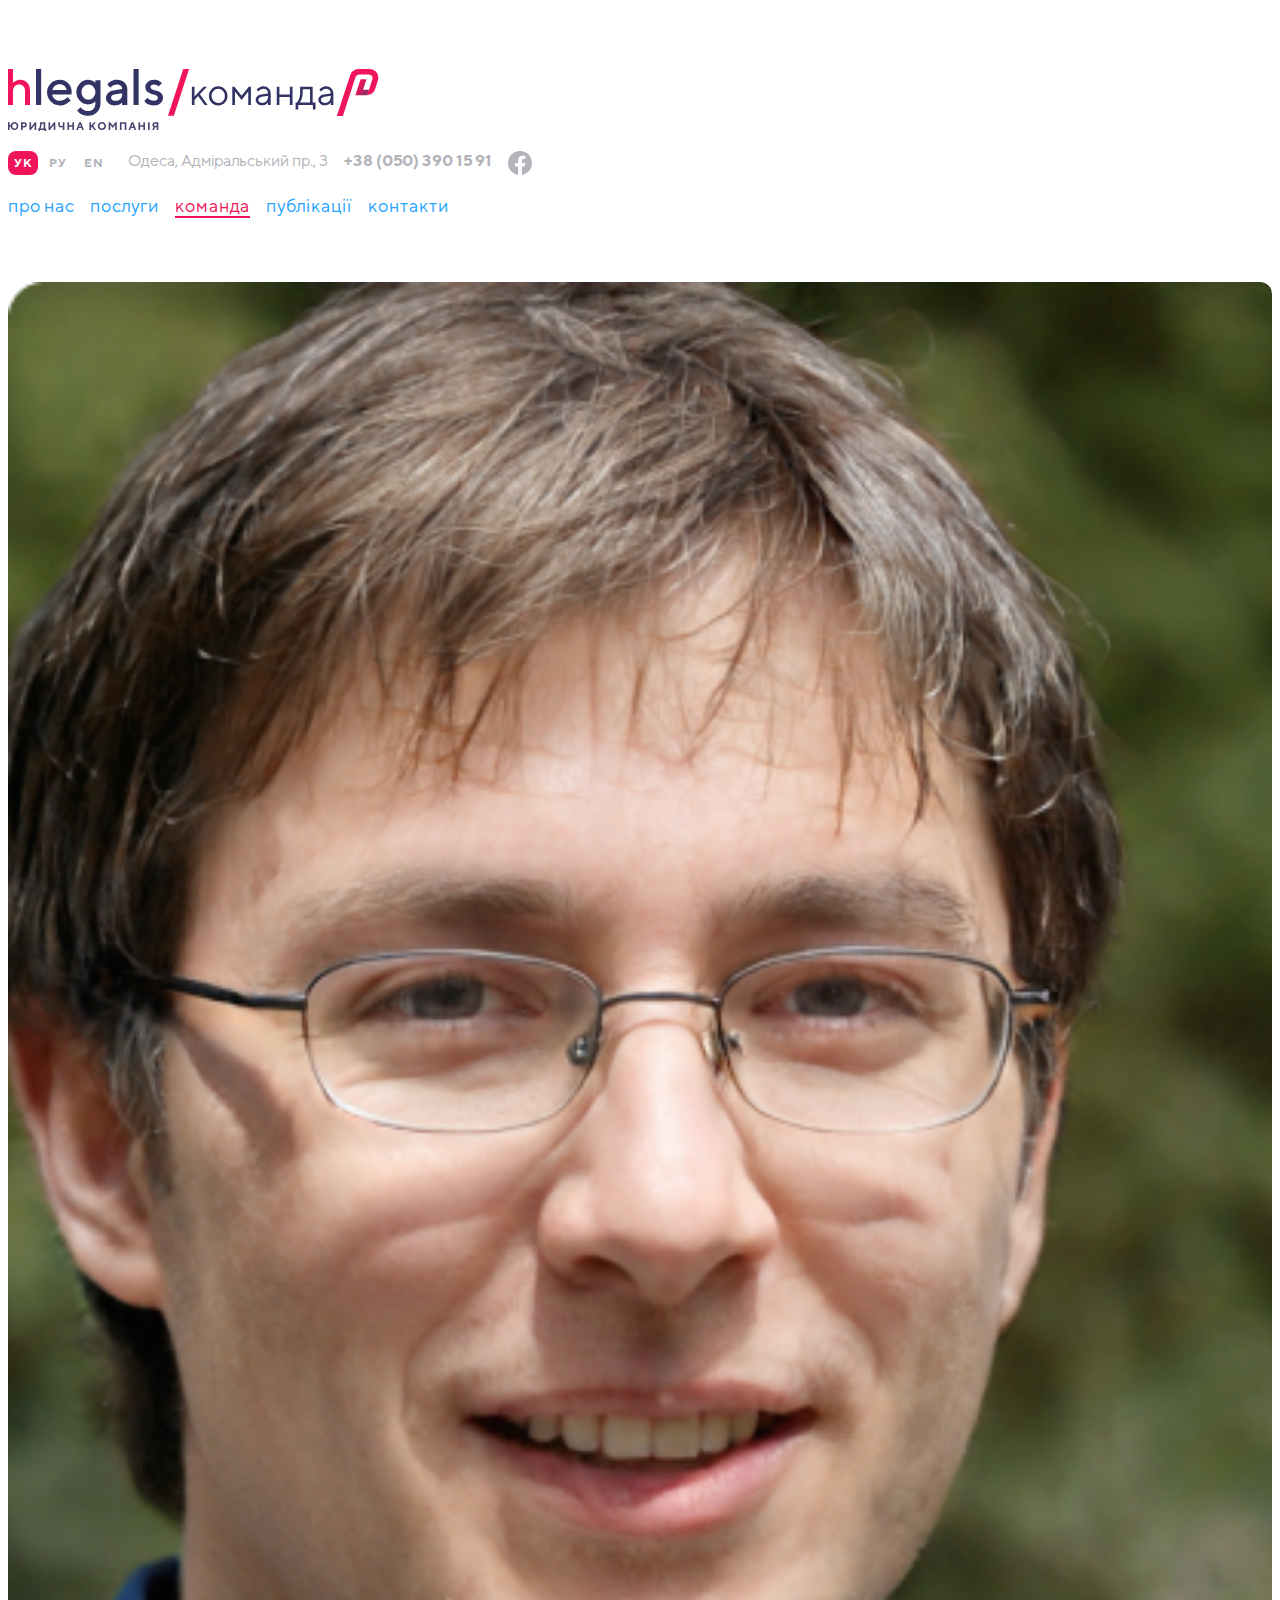
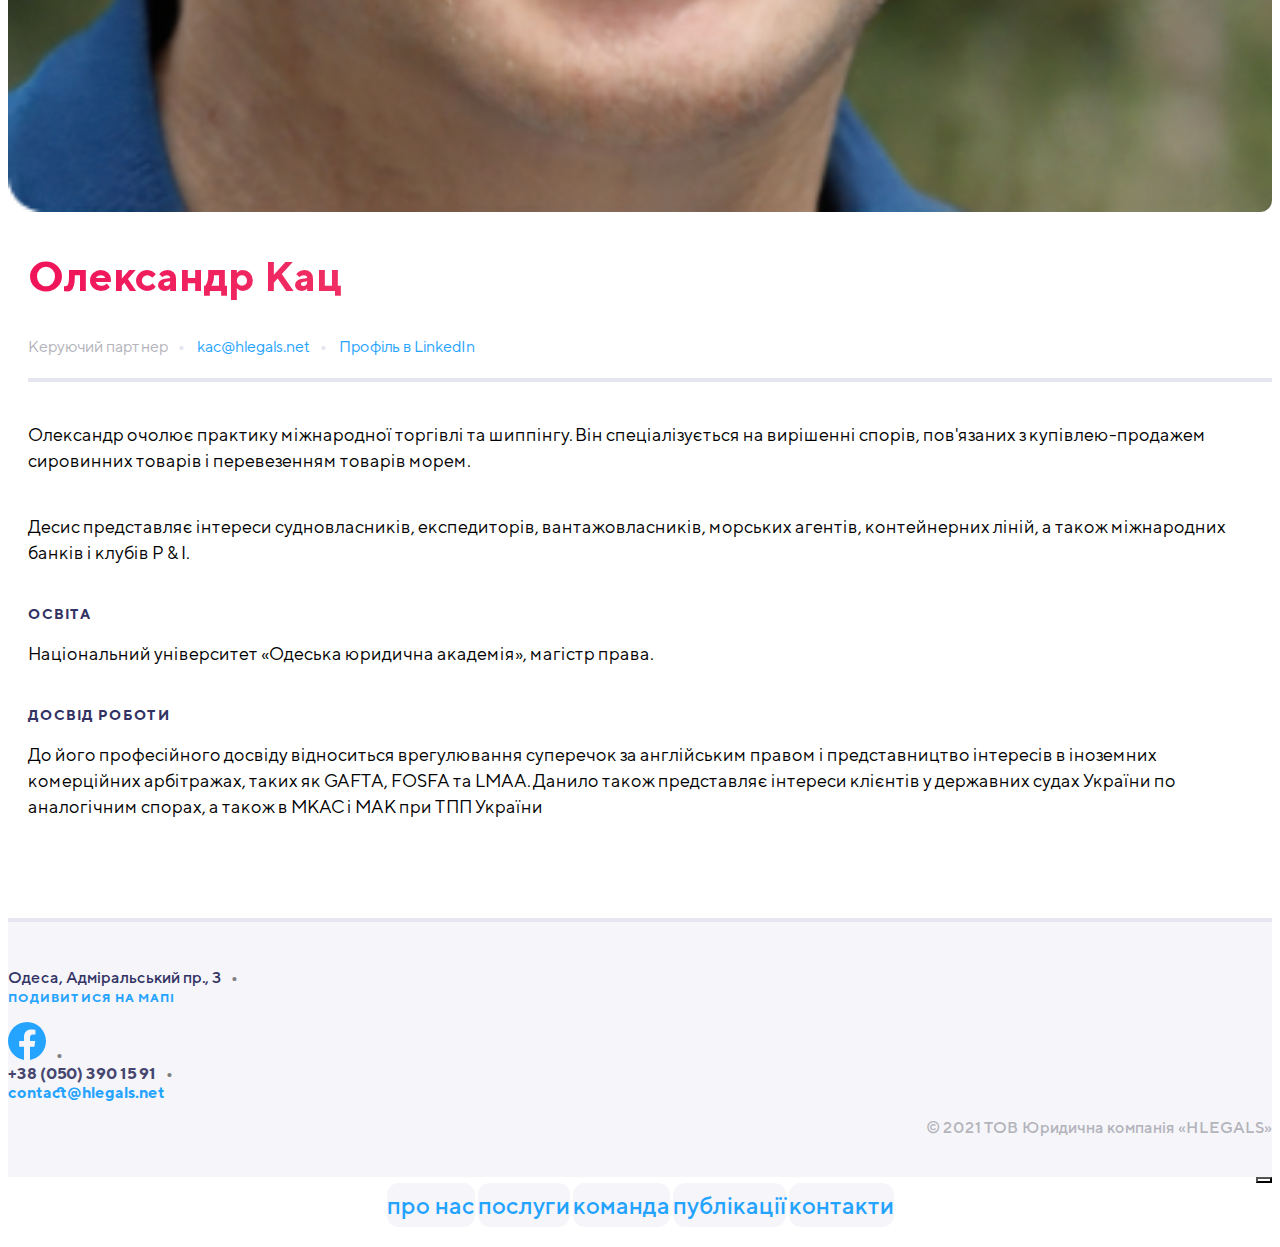
<file: team-member-page.html>
<!DOCTYPE html>
<html lang="en">
<head>
    <meta charset="UTF-8">
    <meta http-equiv="X-UA-Compatible" content="IE=edge">
    <meta name="viewport" content="width=device-width, initial-scale=1.0">
    <title>Document</title>
    <link href="https://cdn.jsdelivr.net/npm/bootstrap@5.1.3/dist/css/bootstrap.min.css" rel="stylesheet" integrity="sha384-1BmE4kWBq78iYhFldvKuhfTAU6auU8tT94WrHftjDbrCEXSU1oBoqyl2QvZ6jIW3" crossorigin="anonymous">
    <link rel="stylesheet" href="./style/style.css">
</head>
<body>
    <header class="header-var2">
        <div class="container">
          <div class="header-content row justify-content-between">
            <div class="logo col-xl-6 col-lg-4  col-md-4 col-sm-12 p-0">
                <a href="./index.html"><img src="./images/header/Logo-team.svg" alt="logo"></a>
            </div>
              <div class="right-nav col-xl-6  col-lg-8  col-md-8 col-sm-12 p-0 " >
                <ul class="contact-info d-flex align-items-center justify-content-end">
                    <li class="language">
                      <a class="pressed" href="#">УК</a>
                      <a href="#">РУ</a>
                      <a href="#">EN</a>
                    </li>
                    <li class="address">
                      Одеса, Адміральський пр., 3
                    </li>
                    <li class="number">+38 (050) 390 15 91</li>
                    <li class="facebook-logo p-0"><a  href="https://www.facebook.com/nikitusya.nikitka" target="_blank"><img class="img-svg" src="./images/header/facebook-gray.svg" alt="facebook_logo"></a></li>
                </ul>
                <ul class="nav-header justify-content-end">
                    <li><a  href="./about.html">про нас</a></li>
                    <li><a href="./services.html">послуги</a></li>
                    <li><a class="pressed-nav" href="./team.html">команда</a></li>
                    <li><a href="./publications.html">публікації</a></li>
                    <li class="p-0"><a href="./contact.html">контакти</a></li>               
                </ul>
              </div>
            </div>
        </div>
      </header>
    <header class="header-tablet-small-var2">
        <div class="container">
            <div class="header-content row justify-content-between">
                <ul class="contact-info d-flex align-items-center">
                        <li class="language">
                            <a class="pressed" href="#">УК</a>
                            <a href="#">РУ</a>
                            <a href="#">EN</a>
                        </li>
                        <li class="address">
                            Одеса, Адміральський пр., 3
                        </li>
                        <li class="number">+38 (050) 390 15 91</li>
                        <li class="facebook-logo">
                            <a  href="https://www.facebook.com/nikitusya.nikitka" target="_blank"><img class="img-svg" src="./images/header/facebook-gray.svg" alt="facebook_logo"></a>
                        </li>
                </ul>
                <div class="logo col d-flex justify-content-between align-items-center ">
                    <a href="./index.html"><img src="./images/header/Logo-team.svg" alt="logo"></a>
                    <button class="btn humburger" type="button" data-bs-toggle="offcanvas" data-bs-target="#offcanvasBottom" aria-controls="offcanvasBottom"><img src="./images/header/hamburger.svg" alt="hamburger"></button>
                </div>
                <ul class="nav-header">
                    <li><a   href="./about.html">про нас</a></li>
                    <li><a href="./services.html">послуги</a></li>
                    <li><a class="pressed-nav" href="./team.html">команда</a></li>
                    <li><a href="./publications.html">публікації</a></li>
                    <li"><a href="./contact.html" >контакти</a></li>               
                </ul>
            </div>
        </div>
    </header>
    <main>
        <div class="team-member">
            <div class="container">
                <div class="team-member__content row justify-content-center">
                    <div class="team-member__photo col-12 col-xl-4 col-lg-4 col-md-6 col-sm-12 ">
                        <img src="./images/user-photo/photo-5.png" alt="">
                    </div>
                    <div class="team-member__bio col-12 col-xl-6 col-lg-6 col-md-6 col-sm-12 ">
                        <div class="heading">
                            <h2>Олександр Кац</h2>
                            <div class="info">
                                <span>Керуючий партнер</span>
                                <a href="#">kac@hlegals.net</a>
                                <a href="#">Профіль в LinkedIn</a>
                            </div>
                        </div>
                        <div class="bio" >
                            <p>Олександр очолює практику міжнародної торгівлі та шиппінгу. Він спеціалізується на вирішенні спорів, пов'язаних з купівлею-продажем сировинних товарів і перевезенням товарів морем.</p>
                            <p>Десис представляє інтереси судновласників, експедиторів, вантажовласників, морських агентів, контейнерних ліній, а також міжнародних банків і клубів P & I.</p>
                            <h3>Освіта</h3>
                            <p>Національний університет «Одеська юридична академія», магістр права.</p>
                            <h3>Досвід роботи</h3>
                            <p>До його професійного досвіду відноситься врегулювання суперечок за англійським правом і представництво інтересів в іноземних комерційних арбітражах, таких як GAFTA, FOSFA та LMAA. Данило також представляє інтереси клієнтів у державних судах України по аналогічним спорах, а також в МКАС і МАК при ТПП України</p>
                        </div>
                    </div>
                </div>
            </div>
        </div>
    </main>
    <footer>
        <div class="container">
          <div class="footer__content row flex-xl-row flex-lg-row flex-md-row flex-sm-column  ">
            <div class="col-md-7 col-sm-12 nav p-0 justify-content-md-start justify-content-sm-center">
              <ul class="d-md-flex d-sm-flex align-items-center justify-content-md-start justify-content-sm-center text-center">
                <li><span> Одеса, Адміральський пр., 3</span></li>
                <li><a class="map" href="https://goo.gl/maps/AUYzdjVwKTuCbPwL9" target="_blank">Подивитися на мапі</a></li>
              </ul>
              <ul class="d-md-flex d-sm-flex align-items-center justify-content-md-start justify-content-sm-center text-center">
                <li><a href="https://www.facebook.com/nikitusya.nikitka" target="_blank"><img src="./images/logo/Facebook.svg" alt="logo"></a></li>
                <li ><span class="number">+38 (050) 390 15 91</span></li>
                <li><a class="contact" href="#">contact@hlegals.net</a></li>
              </ul>
            </div>
            <div class="copyright col-md-5 col-sm-12 p-0 d-md-flex d-sm-flex  justify-content-md-end justify-content-sm-center text-center text-md-end text-sm-center  " >
              © 2021 ТОВ Юридична компанія «HLEGALS»
            </div>
          </div>
        </div>
      </footer>
    <div class="offcanvas offcanvas-header-mobile offcanvas-bottom  h-75" tabindex="-1" id="offcanvasBottom" aria-labelledby="offcanvasBottomLabel">
        <div class="offcanvas-header">
          <button type="button" class="btn-close text-reset d-flex justify-content-end" data-bs-dismiss="offcanvas" aria-label="Close"></button>
        </div>
        <div class="offcanvas-body small d-flex flex-column">
          <a href="./about.html"><span>про нас</span></a>
          <a href="./services.html"><span>послуги</span></a>
          <a href="./team.html"><span>команда</span></a>
          <a href="./publications.html"><span>публікації</span></a>
          <a href="./contact.html"><span>контакти</span></a>
        </div>
    </div> 
    <script src="https://cdn.jsdelivr.net/npm/bootstrap@5.1.3/dist/js/bootstrap.bundle.min.js" integrity="sha384-ka7Sk0Gln4gmtz2MlQnikT1wXgYsOg+OMhuP+IlRH9sENBO0LRn5q+8nbTov4+1p" crossorigin="anonymous"></script>

</body>
</html>
</file>
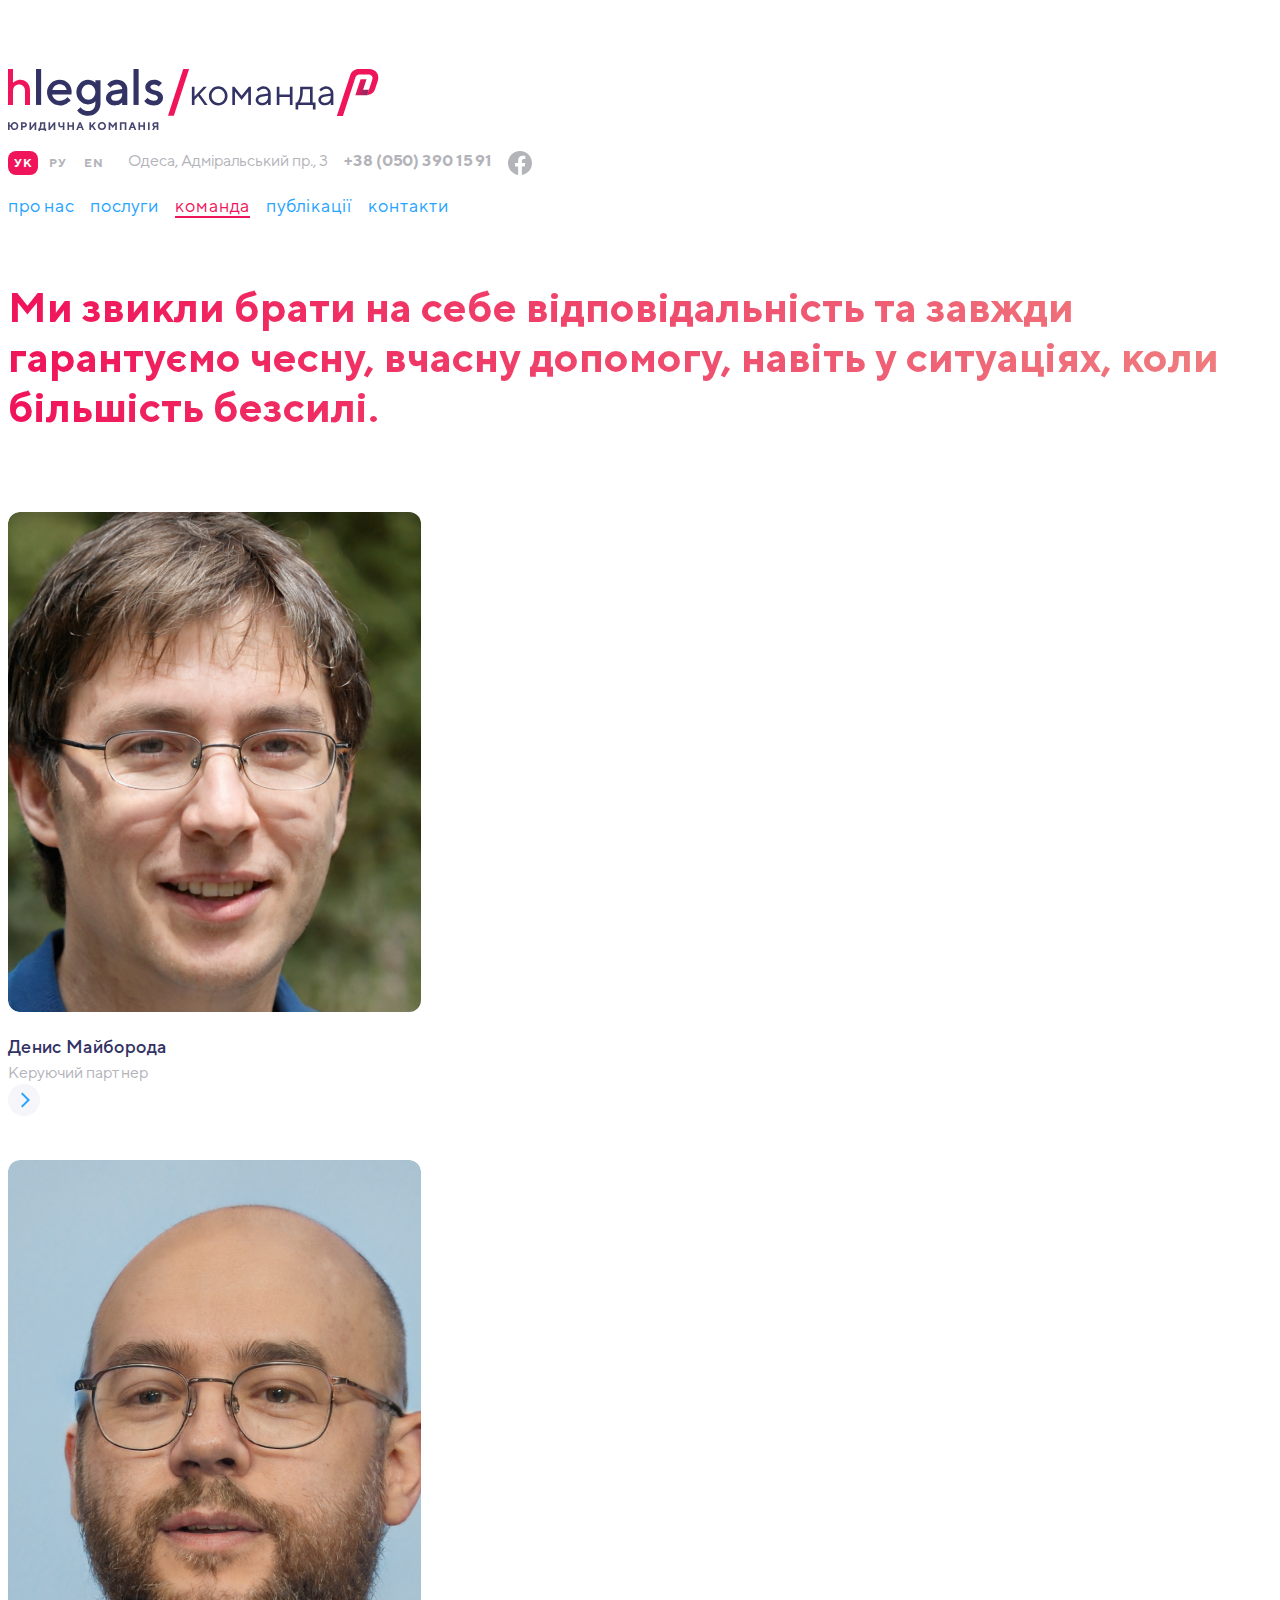
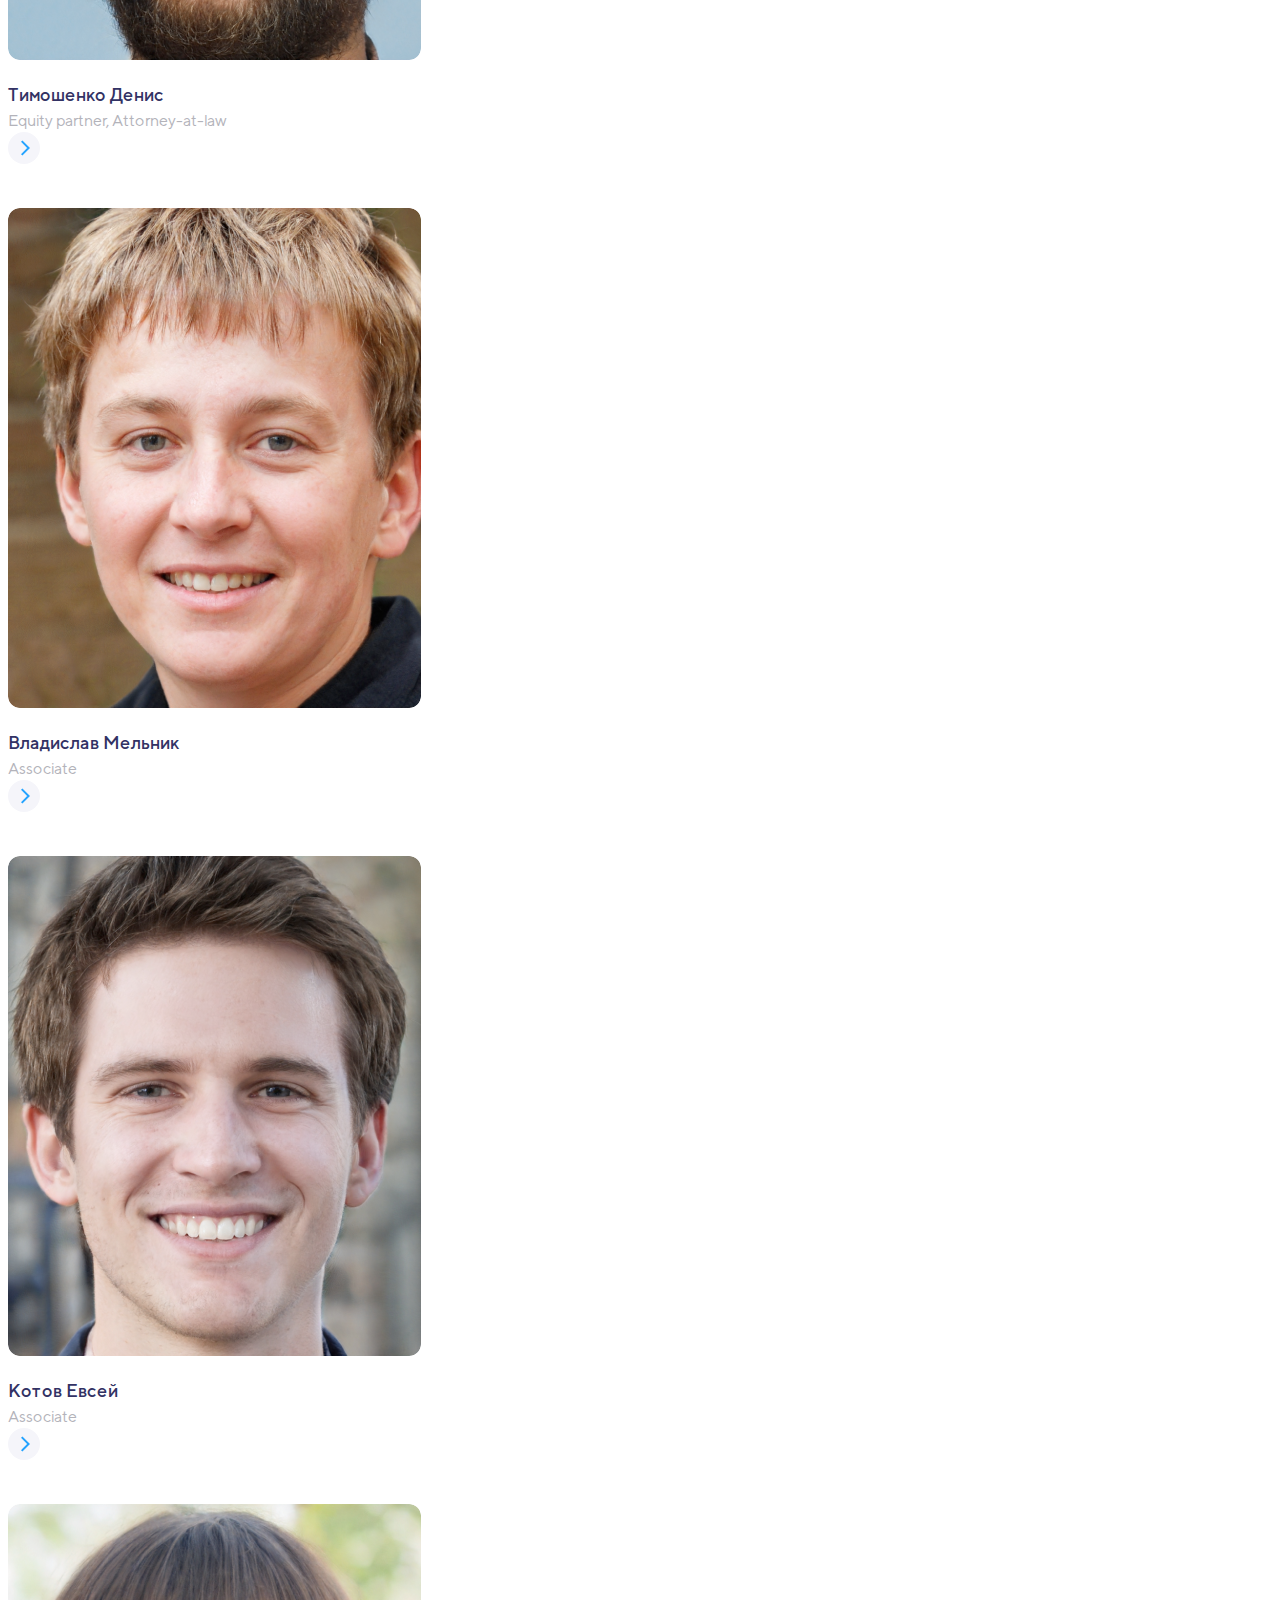
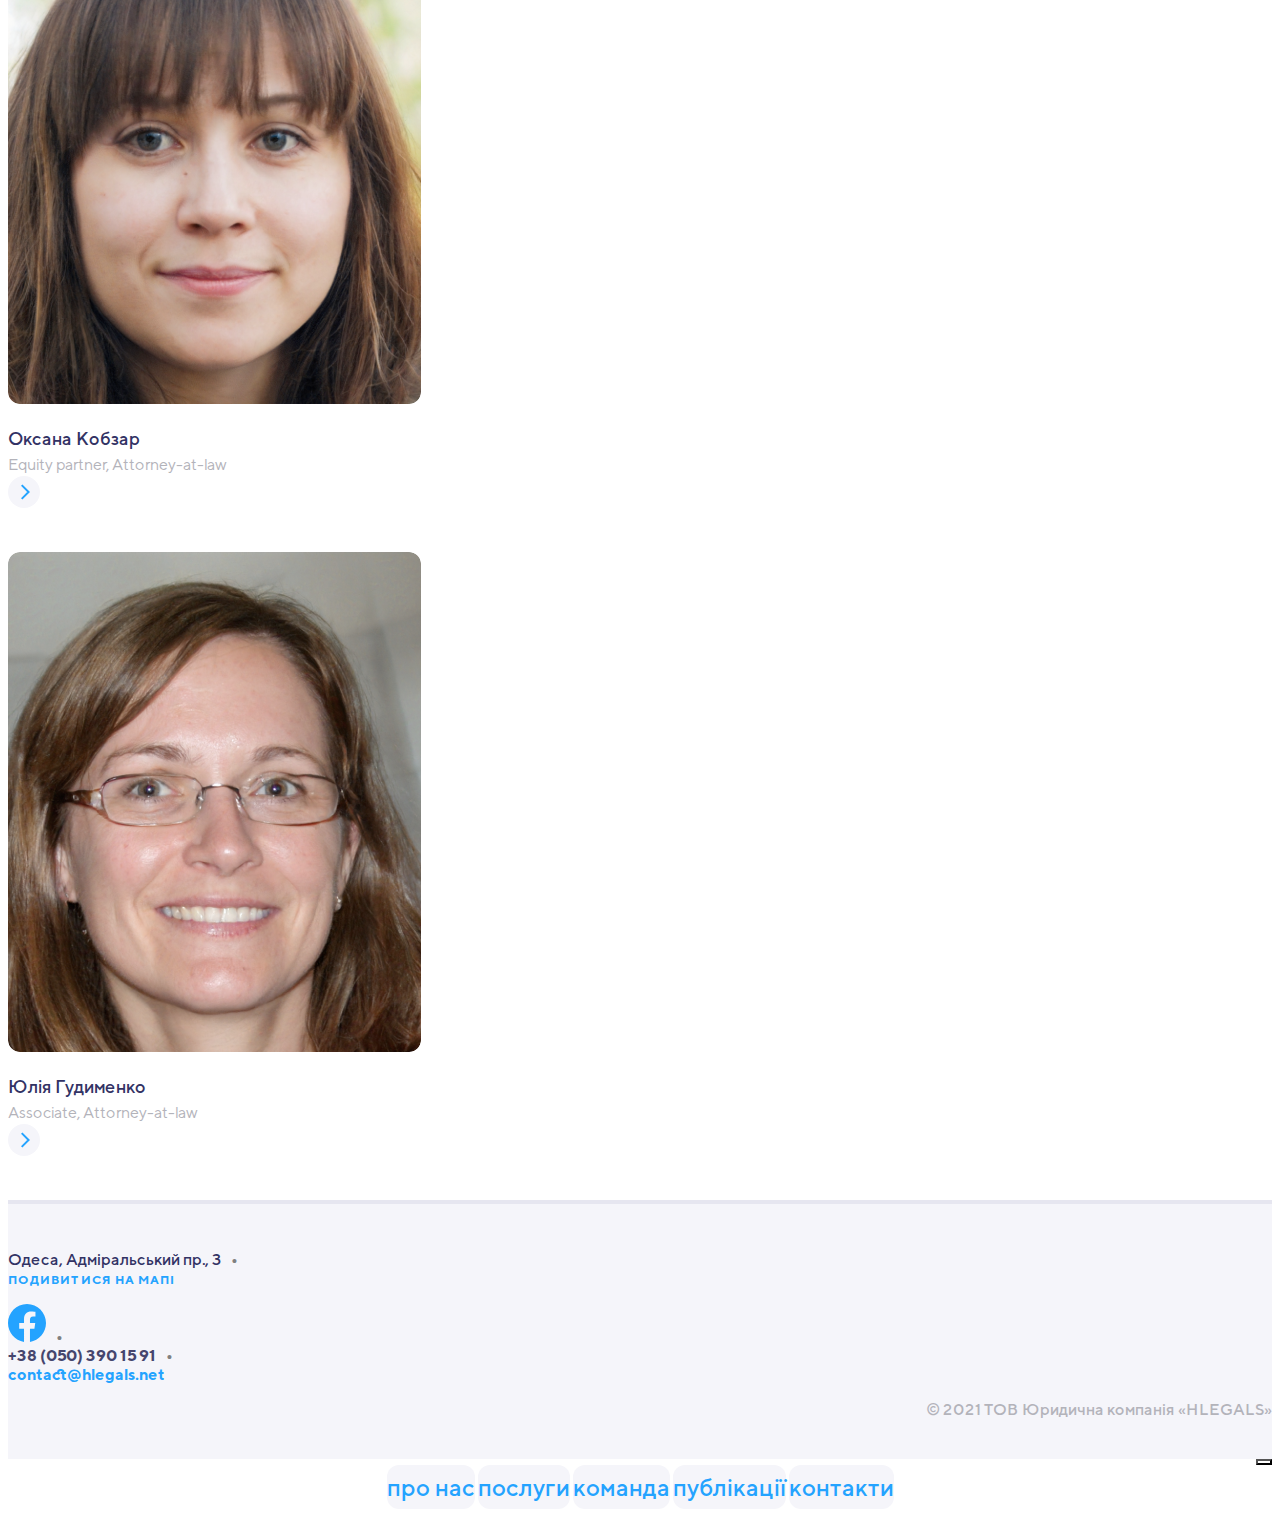
<file: team.html>
<!DOCTYPE html>
<html lang="en">
<head>
    <meta charset="UTF-8">
    <meta http-equiv="X-UA-Compatible" content="IE=edge">
    <meta name="viewport" content="width=device-width, initial-scale=1.0">
    <title>Document</title>
    <link href="https://cdn.jsdelivr.net/npm/bootstrap@5.1.3/dist/css/bootstrap.min.css" rel="stylesheet" integrity="sha384-1BmE4kWBq78iYhFldvKuhfTAU6auU8tT94WrHftjDbrCEXSU1oBoqyl2QvZ6jIW3" crossorigin="anonymous">
    <link rel="stylesheet" href="./style/style.css">
</head>
<body>
    <header class="header-var2">
        <div class="container">
          <div class="header-content row justify-content-between">
            <div class="logo col-xl-6 col-lg-4  col-md-4 col-sm-12 p-0">
                <a href="./index.html"><img src="./images/header/Logo-team.svg" alt="logo"></a>
            </div>
              <div class="right-nav col-xl-6  col-lg-8  col-md-8 col-sm-12 p-0 " >
                <ul class="contact-info d-flex align-items-center justify-content-end">
                    <li class="language">
                      <a class="pressed" href="#">УК</a>
                      <a href="#">РУ</a>
                      <a href="#">EN</a>
                    </li>
                    <li class="address">
                      Одеса, Адміральський пр., 3
                    </li>
                    <li class="number">+38 (050) 390 15 91</li>
                    <li class="facebook-logo p-0"><a  href="https://www.facebook.com/nikitusya.nikitka" target="_blank"><img class="img-svg" src="./images/header/facebook-gray.svg" alt="facebook_logo"></a></li>
                </ul>
                <ul class="nav-header justify-content-end">
                    <li><a  href="./about.html">про нас</a></li>
                    <li><a href="./services.html">послуги</a></li>
                    <li><a class="pressed-nav" href="./team.html">команда</a></li>
                    <li><a href="./publications.html">публікації</a></li>
                    <li class="p-0"><a href="./contact.html">контакти</a></li>               
                </ul>
              </div>
            </div>
        </div>
      </header>
    <header class="header-tablet-small-var2">
        <div class="container">
            <div class="header-content row justify-content-between">
                <ul class="contact-info d-flex align-items-center">
                        <li class="language">
                            <a class="pressed" href="#">УК</a>
                            <a href="#">РУ</a>
                            <a href="#">EN</a>
                        </li>
                        <li class="address">
                            Одеса, Адміральський пр., 3
                        </li>
                        <li class="number">+38 (050) 390 15 91</li>
                        <li class="facebook-logo">
                            <a  href="https://www.facebook.com/nikitusya.nikitka" target="_blank"><img class="img-svg" src="./images/header/facebook-gray.svg" alt="facebook_logo"></a>
                        </li>
                </ul>
                <div class="logo col d-flex justify-content-between align-items-center ">
                    <a href="./index.html"><img src="./images/header/Logo-team.svg" alt="logo"></a>
                    <button class="btn humburger" type="button" data-bs-toggle="offcanvas" data-bs-target="#offcanvasBottom" aria-controls="offcanvasBottom"><img src="./images/header/hamburger.svg" alt="hamburger"></button>
                </div>
                <ul class="nav-header">
                    <li><a   href="./about.html">про нас</a></li>
                    <li><a href="./services.html">послуги</a></li>
                    <li><a class="pressed-nav" href="./team.html">команда</a></li>
                    <li><a href="./publications.html">публікації</a></li>
                    <li"><a href="./contact.html" >контакти</a></li>               
                </ul>
            </div>
        </div>
    </header>
    <main>
        <div class="team">
            <div class="container">
                <div class="team__content ">
                    <div class="title col-12 col-xl-9 col-lg-9 col-md-12 col-sm-12">Ми звикли брати на себе відповідальність та завжди гарантуємо чесну, вчасну допомогу, навіть у ситуаціях, коли більшість безсилі.</div>
                    <div class="team__cards row justify-content-center justify-content-md-between">
                        <div class="team__card col-12 col-xl-4 col-lg-4 col-md-6 col-sm-6">
                                <div class="team__photo col-6 col-xl-12 col-lg-12 col-md-12 col-sm-12" >
                                    <img src="./images/user-photo/photo-5.png" alt="user-photo">
                                </div>
                                <div class="text col-6 col-xl-12 col-lg-12 col-md-12 col-sm-12 d-flex flex-column flex-md-row  flex-sm-row ">
                                    <div class="info col-12 col-xl-8 col-lg-8 col-md-8 col-sm-8">
                                        <div class="name">Денис Майборода</div>
                                        <div class="position">Керуючий партнер</div>
                                    </div>
                                    <div class="button col-12 col-xl-4 col-lg-4 col-md-4 col-sm-4 d-flex justify-content-start justify-content-md-end justify-content-sm-end">
                                        <a href="./team-member-page.html"><img src="./images/arrow/Open.svg" alt=""></a>
                                    </div>
                                </div>
                        </div>
                        <div class="team__card col-12 col-xl-4 col-lg-4 col-md-6 col-sm-6">
                            <div class="team__photo col-6 col-xl-12 col-lg-12 col-md-12 col-sm-12" >
                                <img src="./images/user-photo/photo-6.png" alt="user-photo">
                            </div>
                            <div class="text col-6 col-xl-12 col-lg-12 col-md-12 col-sm-12 d-flex flex-column flex-md-row  flex-sm-row ">
                                <div class="info col-12 col-xl-8 col-lg-8 col-md-8 col-sm-8">
                                    <div class="name">Тимошенко Денис</div>
                                    <div class="position">Equity partner, Attorney-at-law</div>
                                </div>
                                <div class="button col-12 col-xl-4 col-lg-4 col-md-4 col-sm-4 d-flex justify-content-start justify-content-md-end justify-content-sm-end">
                                    <a href="./team-member-page.html"><img src="./images/arrow/Open.svg" alt=""></a>
                                </div>
                            </div>
                        </div>
                        <div class="team__card col-12 col-xl-4 col-lg-4 col-md-6 col-sm-6">
                            <div class="team__photo col-6 col-xl-12 col-lg-12 col-md-12 col-sm-12" >
                                <img src="./images/user-photo/photo.png" alt="user-photo">
                            </div>
                            <div class="text col-6 col-xl-12 col-lg-12 col-md-12 col-sm-12 d-flex flex-column flex-md-row  flex-sm-row ">
                                <div class="info col-12 col-xl-8 col-lg-8 col-md-8 col-sm-8">
                                    <div class="name">Владислав Мельник</div>
                                    <div class="position">Associate</div>
                                </div>
                                <div class="button col-12 col-xl-4 col-lg-4 col-md-4 col-sm-4 d-flex justify-content-start justify-content-md-end justify-content-sm-end">
                                    <a href="./team-member-page.html"><img src="./images/arrow/Open.svg" alt=""></a>
                                </div>
                            </div>
                        </div>
                        <div class="team__card col-12 col-xl-4 col-lg-4 col-md-6 col-sm-6">
                            <div class="team__photo col-6 col-xl-12 col-lg-12 col-md-12 col-sm-12" >
                                <img src="./images/user-photo/photo-3.png" alt="user-photo">
                            </div>
                            <div class="text col-6 col-xl-12 col-lg-12 col-md-12 col-sm-12 d-flex flex-column flex-md-row  flex-sm-row ">
                                <div class="info col-12 col-xl-8 col-lg-8 col-md-8 col-sm-8">
                                    <div class="name">Котов Евсей</div>
                                    <div class="position">Associate</div>
                                </div>
                                <div class="button col-12 col-xl-4 col-lg-4 col-md-4 col-sm-4 d-flex justify-content-start justify-content-md-end justify-content-sm-end">
                                    <a href="./team-member-page.html"><img src="./images/arrow/Open.svg" alt=""></a>
                                </div>
                            </div>
                        </div>
                        <div class="team__card col-12 col-xl-4 col-lg-4 col-md-6 col-sm-6">
                            <div class="team__photo col-6 col-xl-12 col-lg-12 col-md-12 col-sm-12" >
                                <img src="./images/user-photo/photo-2.png" alt="user-photo">
                            </div>
                            <div class="text col-6 col-xl-12 col-lg-12 col-md-12 col-sm-12 d-flex flex-column flex-md-row  flex-sm-row ">
                                <div class="info col-12 col-xl-8 col-lg-8 col-md-8 col-sm-8">
                                    <div class="name">Оксана Кобзар</div>
                                    <div class="position">Equity partner, Attorney-at-law</div>
                                </div>
                                <div class="button col-12 col-xl-4 col-lg-4 col-md-4 col-sm-4 d-flex justify-content-start justify-content-md-end justify-content-sm-end">
                                    <a href="./team-member-page.html"><img src="./images/arrow/Open.svg" alt=""></a>
                                </div>
                            </div>
                        </div>
                        <div class="team__card col-12 col-xl-4 col-lg-4 col-md-6 col-sm-6">
                            <div class="team__photo col-6 col-xl-12 col-lg-12 col-md-12 col-sm-12" >
                                <img src="./images/user-photo/photo-1.png" alt="user-photo">
                            </div>
                            <div class="text col-6 col-xl-12 col-lg-12 col-md-12 col-sm-12 d-flex flex-column flex-md-row  flex-sm-row ">
                                <div class="info col-12 col-xl-8 col-lg-8 col-md-8 col-sm-8">
                                    <div class="name">Юлія Гудименко</div>
                                    <div class="position">Associate, Attorney-at-law</div>
                                </div>
                                <div class="button col-12 col-xl-4 col-lg-4 col-md-4 col-sm-4 d-flex justify-content-start justify-content-md-end justify-content-sm-end">
                                    <a href="./team-member-page.html"><img src="./images/arrow/Open.svg" alt=""></a>
                                </div>
                            </div>
                        </div>
                    </div>
                </div>
            </div>
        </div>
    </main>
    <footer>
        <div class="container">
          <div class="footer__content row flex-xl-row flex-lg-row flex-md-row flex-sm-column  ">
            <div class="col-md-7 col-sm-12 nav p-0 justify-content-md-start justify-content-sm-center">
              <ul class="d-md-flex d-sm-flex align-items-center justify-content-md-start justify-content-sm-center text-center">
                <li><span> Одеса, Адміральський пр., 3</span></li>
                <li><a class="map" href="https://goo.gl/maps/AUYzdjVwKTuCbPwL9" target="_blank">Подивитися на мапі</a></li>
              </ul>
              <ul class="d-md-flex d-sm-flex align-items-center justify-content-md-start justify-content-sm-center text-center">
                <li><a href="https://www.facebook.com/nikitusya.nikitka" target="_blank"><img src="./images/logo/Facebook.svg" alt="logo"></a></li>
                <li ><span class="number">+38 (050) 390 15 91</span></li>
                <li><a class="contact" href="#">contact@hlegals.net</a></li>
              </ul>
            </div>
            <div class="copyright col-md-5 col-sm-12 p-0 d-md-flex d-sm-flex  justify-content-md-end justify-content-sm-center text-center text-md-end text-sm-center  " >
              © 2021 ТОВ Юридична компанія «HLEGALS»
            </div>
          </div>
        </div>
      </footer>
    <div class="offcanvas offcanvas-header-mobile offcanvas-bottom  h-75" tabindex="-1" id="offcanvasBottom" aria-labelledby="offcanvasBottomLabel">
        <div class="offcanvas-header">
          <button type="button" class="btn-close text-reset d-flex justify-content-end" data-bs-dismiss="offcanvas" aria-label="Close"></button>
        </div>
        <div class="offcanvas-body small d-flex flex-column">
          <a href="./about.html"><span>про нас</span></a>
          <a href="./services.html"><span>послуги</span></a>
          <a href="./team.html"><span>команда</span></a>
          <a href="./publications.html"><span>публікації</span></a>
          <a href="./contact.html"><span>контакти</span></a>
        </div>
    </div> 
    <script src="https://cdn.jsdelivr.net/npm/bootstrap@5.1.3/dist/js/bootstrap.bundle.min.js" integrity="sha384-ka7Sk0Gln4gmtz2MlQnikT1wXgYsOg+OMhuP+IlRH9sENBO0LRn5q+8nbTov4+1p" crossorigin="anonymous"></script>

</body>
</html>
</file>
<file: style/style.css>
@charset "UTF-8";
@font-face {
  font-family: "TT Norms";
  src: url("./../fonts/TTNorms/TTNorms-Bold.eot");
  src: local("TT Norms Bold"), local("TTNorms-Bold"), url("./../fonts/TTNorms/TTNorms-Bold.eot?#iefix") format("embedded-opentype"), url("./../fonts/TTNorms/TTNorms-Bold.woff2") format("woff2"), url("./../fonts/TTNorms/TTNorms-Bold.woff") format("woff"), url("./../fonts/TTNorms/TTNorms-Bold.ttf") format("truetype"), url("./../fonts/TTNorms/TTNorms-Bold.svg#TTNorms-Bold") format("svg");
  font-weight: bold;
  font-style: normal;
  font-display: swap;
}
@font-face {
  font-family: "TT Norms";
  src: url("./../fonts/TTNorms/TTNorms-Medium.eot");
  src: local("TT Norms Medium"), local("TTNorms-Medium"), url("./../fonts/TTNorms/TTNorms-Medium.eot?#iefix") format("embedded-opentype"), url("./../fonts/TTNorms/TTNorms-Medium.woff2") format("woff2"), url("./../fonts/TTNorms/TTNorms-Medium.woff") format("woff"), url("./../fonts/TTNorms/TTNorms-Medium.ttf") format("truetype"), url("./../fonts/TTNorms/TTNorms-Medium.svg#TTNorms-Medium") format("svg");
  font-weight: 500;
  font-style: normal;
  font-display: swap;
}
@font-face {
  font-family: "TT Norms";
  src: url("./../fonts/TTNorms/TTNorms-Regular.eot");
  src: local("TT Norms Regular"), local("TTNorms-Regular"), url("./../fonts/TTNorms/TTNorms-Regular.eot?#iefix") format("embedded-opentype"), url("./../fonts/TTNorms/TTNorms-Regular.woff2") format("woff2"), url("./../fonts/TTNorms/TTNorms-Regular.woff") format("woff"), url("./../fonts/TTNorms/TTNorms-Regular.ttf") format("truetype"), url("./../fonts/TTNorms/TTNorms-Regular.svg#TTNorms-Regular") format("svg");
  font-weight: normal;
  font-style: normal;
  font-display: swap;
}
@font-face {
  font-family: "TT Norms";
  src: url("./../fonts/TTNorms/TTNorms-Thin.eot");
  src: local("TT Norms Thin"), local("TTNorms-Thin"), url("./../fonts/TTNorms/TTNorms-Thin.eot?#iefix") format("embedded-opentype"), url("./../fonts/TTNorms/TTNorms-Thin.woff2") format("woff2"), url("./../fonts/TTNorms/TTNorms-Thin.woff") format("woff"), url("./../fonts/TTNorms/TTNorms-Thin.ttf") format("truetype"), url("./../fonts/TTNorms/TTNorms-Thin.svg#TTNorms-Thin") format("svg");
  font-weight: 100;
  font-style: normal;
  font-display: swap;
}
.publication .publication_content .post h2, .baner_services .background .service__content .service-info h2, .team-member .team-member__content .team-member__bio .heading h2, .team .team__content .title, .about .more-text .title, .about .about__content .introduction h3, .posts .title h3, .team-card-preview .carousel-item .card-title, .experience_services .banner .services .title .text, .experience_services .banner .experience .buttons button {
  font-weight: bold;
  font-size: 42px;
  line-height: 50px;
}

.contact-pop-up .modal-content .modal-body h3, .contact-page .contact__form h3 {
  font-weight: bold;
  font-size: 32px;
  line-height: 38px;
}

.publication .publication_content .heading .text h2, .experience_services .banner .experience .card .title {
  font-weight: 500;
  font-size: 32px;
  line-height: 38px;
}

.experience_services .experience-mobile h3 {
  font-weight: 500;
  font-size: 22px;
  line-height: 26px;
}

.publication .publication_content .post h3, .baner_services .background .service__content .service-more-info h3, .successful-cases .successful-cases__content .case-card .card-text, .experience_services .banner .services .services__cards .services__card .card__title {
  font-weight: 500;
  font-size: 24px;
  line-height: 28px;
}

.contact-pop-up .modal-content .modal-body label, .contact-page .contact__form label, .team-member .team-member__content .team-member__bio .bio h3, .achievements .title, .posts .title a, .partners .title, .successful-cases .successful-cases__content .title, .team-card-preview-mobile .carousel-item a, .team-card-preview .carousel-item a, .experience_services .experience-mobile h4, .experience_services .banner .services .title a {
  font-weight: bold;
  font-size: 14px;
  line-height: 17px;
  letter-spacing: 1px;
  text-transform: uppercase;
}

.team .team__cards .team__card .text .info .name, .posts .posts__cards .wrapper-card .card .card-body .post__title, .team-card-preview-mobile .carousel-item .card-text, .team-card-preview .carousel-item .card-text {
  font-weight: 500;
  font-size: 18px;
  line-height: 21px;
}

.publication .publication_content .post p, .contact-pop-up .modal-content .modal-body textarea::placeholder, .contact-pop-up .modal-content .modal-body .text-form::placeholder, .contact-page .contact__form textarea::placeholder, .contact-page .contact__form .text-form::placeholder, .team-member .team-member__content .team-member__bio .bio p, .successful-cases .successful-cases__content .case-card .company, .experience_services .banner .services .services__cards .services__card .card__text {
  font-weight: normal;
  font-size: 18px;
  line-height: 26px;
}

.team-member .team-member__content .team-member__bio .heading .info span, .team .team__cards .team__card .text .info .position, .posts .posts__cards .wrapper-card .card .card-body .post__text, .team-card-preview-mobile .carousel-item small, .team-card-preview .carousel-item small {
  font-weight: normal;
  font-size: 16px;
  line-height: 22px;
}

.baner_services .background .service__content .service-info p, .about .more-text .text, .about .about__content .introduction p, .experience_services .banner .experience .card .text {
  font-weight: normal;
  font-size: 21px;
  line-height: 30px;
}

.publication .publication_content .post h2, .contact-pop-up .modal-content .modal-body h3, .baner_services .background .service__content .service-info h2, .contact-page .contact__form h3, .team-member .team-member__content .team-member__bio .heading h2, .team .team__content .title, .about .more-text .title, .about .about__content .advantages .advantage .heading, .about .about__content .introduction h3, .posts .title h3, .team-card-preview-mobile .carousel-item .card-title, .team-card-preview .carousel-item .card-title, .experience_services .experience-mobile h4, .experience_services .banner .services .title .text, .experience_services .banner .experience .buttons button:active, .experience_services .banner .experience .buttons button:hover, .experience_services .banner .experience .buttons button:focus {
  background: linear-gradient(90.13deg, #F0145A 0.84%, #EF8080 99.96%);
  -webkit-background-clip: text;
  -webkit-text-fill-color: transparent;
}

.contact-pop-up .modal-content .modal-body .submit, .baner_services .background .service__content .service-info button, .contact-page .contact__form .submit {
  border: none;
  border-radius: 12px;
  font-size: 14px;
  line-height: 17px;
  color: white;
  padding: 16px 73px;
  background: #24A3FF;
  box-shadow: 0px 0px 20px rgba(36, 163, 255, 0.5);
}
.contact-pop-up .modal-content .modal-body .submit:hover, .baner_services .background .service__content .service-info button:hover, .contact-page .contact__form .submit:hover {
  background: #0085FF;
  box-shadow: 0px 0px 30px rgba(36, 163, 255, 0.5);
}
.contact-pop-up .modal-content .modal-body .submit:active, .baner_services .background .service__content .service-info button:active, .contact-page .contact__form .submit:active {
  background: #006CCF;
}

body {
  font-family: "TT Norms", sans-serif;
  overflow-x: hidden;
}

a {
  display: inline-block;
}

body {
  position: relative;
}

header {
  padding: 60px 0 0 0;
  margin-bottom: 64px;
}
header a {
  display: inline-block;
}
header ul {
  padding: 0;
  display: flex;
  white-space: nowrap;
  flex-direction: row;
  text-decoration: none;
  list-style: none;
  color: white;
}
header .right-nav {
  padding: 0;
}
header .contact-info .language {
  font-weight: bold;
  font-size: 12px;
  line-height: 14px;
  text-align: center;
  letter-spacing: 1px;
}
header .contact-info .language .pressed {
  background: #F0145A;
  border-radius: 8px;
  pointer-events: none;
  cursor: default;
}
header .contact-info .language a {
  text-decoration: none;
  margin-right: 2px;
  padding: 5px 6px;
  color: white;
}
header .contact-info .language a:hover {
  background: #F0145A;
  border-radius: 8px;
}
header .contact-info .address {
  font-size: 16px;
  line-height: 19px;
}
header .contact-info .number {
  font-weight: bold;
  font-size: 16px;
  line-height: 19px;
}
header .contact-info .facebook-logo img:hover path {
  fill: red;
}
header .nav-header a {
  font-size: 18px;
  line-height: 21px;
  color: white;
  text-decoration: none;
  border: 2px solid none;
}
header .nav-header a:hover {
  border-bottom: 2px solid #F0145A;
}
header .nav-header a .pressed-nav {
  color: #F0145A;
  pointer-events: none;
  border-bottom: 2px solid #F0145A;
}
header li:not(:last-child) {
  padding-right: 16px;
}
header li .pressed-nav {
  color: #F0145A;
  border-bottom: 2px solid #F0145A;
  pointer-events: none;
}

.header-var2 {
  padding: 60px 0 0 0;
  margin-bottom: 64px;
}
.header-var2 a {
  display: inline-block;
}
.header-var2 ul {
  display: flex;
  white-space: nowrap;
  flex-direction: row;
  text-decoration: none;
  list-style: none;
  color: #b3b3ba;
}
.header-var2 .contact-info .language {
  font-weight: bold;
  font-size: 12px;
  line-height: 14px;
  text-align: center;
  letter-spacing: 1px;
}
.header-var2 .contact-info .language .pressed {
  background: #F0145A;
  border-radius: 8px;
  pointer-events: none;
  cursor: default;
  color: white;
  pointer-events: none;
}
.header-var2 .contact-info .language a {
  text-decoration: none;
  margin-right: 2px;
  padding: 5px 6px;
  color: #b3b3ba;
}
.header-var2 .contact-info .language a:hover {
  background: #F0145A;
  border-radius: 8px;
  color: white;
}
.header-var2 .contact-info .address {
  font-size: 16px;
  line-height: 19px;
}
.header-var2 .contact-info .number {
  font-weight: bold;
  font-size: 16px;
  line-height: 19px;
}
.header-var2 .contact-info .facebook-logo img:hover path {
  fill: red;
}
.header-var2 .nav-header a {
  font-size: 18px;
  line-height: 21px;
  color: #24A3FF;
  text-decoration: none;
  border: 2px solid none;
}
.header-var2 .nav-header a:hover {
  border-bottom: 2px solid #F0145A;
}
.header-var2 li {
  padding-right: 16px;
}
.header-var2 li .pressed-nav {
  color: #F0145A;
  pointer-events: none;
  border-bottom: 2px solid #F0145A;
}

.header-tablet-small-var2 {
  display: none;
  padding: 60px 0 0 0;
  margin-bottom: 64px;
}
.header-tablet-small-var2 .logo {
  margin-bottom: 15px;
}
.header-tablet-small-var2 a {
  display: inline-block;
}
.header-tablet-small-var2 ul {
  display: flex;
  white-space: nowrap;
  flex-direction: row;
  text-decoration: none;
  list-style: none;
  color: #b3b3ba;
}
.header-tablet-small-var2 .contact-info {
  padding-left: 22px;
  margin-bottom: 15px;
}
.header-tablet-small-var2 .contact-info .language {
  font-weight: bold;
  font-size: 12px;
  line-height: 14px;
  text-align: center;
  letter-spacing: 1px;
}
.header-tablet-small-var2 .contact-info .language .pressed {
  background: #F0145A;
  border-radius: 8px;
  pointer-events: none;
  cursor: default;
  color: white;
  pointer-events: none;
}
.header-tablet-small-var2 .contact-info .language a {
  text-decoration: none;
  margin-right: 2px;
  padding: 5px 6px;
  color: #b3b3ba;
}
.header-tablet-small-var2 .contact-info .language a:hover {
  background: #F0145A;
  border-radius: 8px;
  color: white;
}
.header-tablet-small-var2 .contact-info .address {
  font-size: 16px;
  line-height: 19px;
}
.header-tablet-small-var2 .contact-info .number {
  font-weight: bold;
  font-size: 16px;
  line-height: 19px;
}
.header-tablet-small-var2 .contact-info .facebook-logo img:hover path {
  fill: red;
}
.header-tablet-small-var2 .nav-header a {
  font-size: 18px;
  line-height: 21px;
  color: #24A3FF;
  text-decoration: none;
  border: 2px solid none;
}
.header-tablet-small-var2 .nav-header a:hover {
  border-bottom: 2px solid #F0145A;
}
.header-tablet-small-var2 li {
  padding-right: 16px;
}
.header-tablet-small-var2 li .pressed-nav {
  color: #F0145A;
  pointer-events: none;
  border-bottom: 2px solid #F0145A;
}

.header-tablet-small {
  display: none;
}
.header-tablet-small .logo button {
  display: none;
}

.offcanvas-header-mobile .offcanvas-header {
  display: flex;
  justify-content: flex-end;
}
.offcanvas-header-mobile .offcanvas-header .btn-close {
  background: url(./../images/header/Close.svg);
}
.offcanvas-header-mobile .offcanvas-body {
  text-align: center;
}
.offcanvas-header-mobile .offcanvas-body a {
  background: #F5F5FA;
  border-radius: 12px;
  padding: 8px 0;
  font-weight: 500;
  font-size: 24px;
  line-height: 28px;
  text-align: center;
  color: #24A3FF;
  text-decoration: none;
}
.offcanvas-header-mobile .offcanvas-body a:hover {
  color: #F0145A;
}
.offcanvas-header-mobile .offcanvas-body a:not(:last-child) {
  margin-bottom: 12px;
}

@media (max-width: 20000px) {
  .header-tablet-small-var2 .logo button {
    display: none;
  }
}
@media (max-width: 1000px) {
  .header-tablet-small-var2 .logo button {
    display: none;
  }

  .header-tablet-small .logo {
    margin-bottom: 15px;
  }
}
@media (max-width: 992px) {
  .header-tablet-small-var2 .logo button {
    display: none;
  }

  header {
    position: relative;
  }
  header .container {
    max-width: 100%;
    padding: 0 20px;
    width: 100%;
    margin-right: 0;
    margin-left: 0;
  }
  header .contact-info {
    top: 30px;
    position: absolute;
  }
  header .right-nav {
    display: flex;
    justify-content: flex-end;
    align-items: flex-end;
  }
  header .right-nav .nav-header li {
    padding-right: 10px;
  }

  .header-var2 {
    position: relative;
  }
  .header-var2 .container {
    max-width: 100%;
    padding: 0 20px;
    width: 100%;
    margin-right: 0;
    margin-left: 0;
  }
  .header-var2 .contact-info {
    top: 30px;
    position: absolute;
  }
  .header-var2 .right-nav {
    display: flex;
    justify-content: flex-end;
    align-items: flex-end;
  }
  .header-var2 .right-nav .nav-header li {
    padding-right: 10px;
  }
}
@media (max-width: 767px) {
  .header-var2 {
    display: none;
  }

  .header-tablet-small-var2 {
    display: block;
    margin-bottom: 20px;
  }
  .header-tablet-small-var2 .logo button {
    display: none;
  }

  .header-main-page {
    display: none;
  }

  .header-tablet-small {
    display: block;
  }
}
@media (max-width: 576px) {
  .header-tablet-small .logo a {
    width: 224px;
  }
  .header-tablet-small .logo a img {
    width: 100%;
  }

  .header-tablet-small-var2 .contact-info {
    padding: 0 10px;
    display: flex;
    flex-wrap: wrap;
    justify-content: space-between;
  }
  .header-tablet-small-var2 .contact-info .address {
    display: none;
  }
  .header-tablet-small-var2 .contact-info .facebook-logo {
    display: none;
  }
  .header-tablet-small-var2 .contact-info .number {
    padding-right: 0;
  }
  .header-tablet-small-var2 .logo a {
    width: 224px;
  }
  .header-tablet-small-var2 .logo a img {
    width: 100%;
  }
  .header-tablet-small-var2 .logo .humburger {
    display: inline-block;
  }
  .header-tablet-small-var2 .nav-header {
    display: none;
  }

  .header-tablet-small .logo button {
    display: inline-block;
  }
  .header-tablet-small .contact-info .address {
    display: none;
  }
  .header-tablet-small .contact-info .facebook-logo {
    display: none;
  }
  .header-tablet-small .nav-header {
    display: none;
  }
}
.experience_services {
  margin-bottom: 40px;
}
.experience_services .experience_services__shadow .first-shadow {
  height: 10px;
  background-color: #CACADB;
  width: calc(100% - 40px);
  margin: 0 auto;
  border-radius: 0 0 12px 12px;
}
.experience_services .experience_services__shadow .second-shadow {
  height: 10px;
  background-color: #E7E7F2;
  width: calc(100% - 80px);
  margin: 0 auto;
  border-radius: 0 0 12px 12px;
}
.experience_services .background {
  background: linear-gradient(42.01deg, #323264 14.33%, #323264 51.39%, #7A425E 87.53%);
  padding-bottom: 22px;
  border-radius: 0 0 12px 12px;
}
.experience_services .banner .banner-img {
  margin-bottom: 80px;
}
.experience_services .banner .banner-img img {
  width: 100%;
  max-height: 644px;
}
.experience_services .banner .banner-img .banner-text {
  font-size: 38px;
  line-height: 45px;
  text-align: center;
  color: #FFFFFF;
}
.experience_services .banner .experience {
  margin-bottom: 80px;
}
.experience_services .banner .experience .btn:focus {
  box-shadow: none;
}
.experience_services .banner .experience .card {
  background-color: transparent;
  border: 0;
  color: #FFFFFF;
  text-align: left;
}
.experience_services .banner .experience .collapsing {
  -webkit-transition: none;
  transition: none;
}
.experience_services .banner .experience .buttons {
  max-width: 527px;
}
.experience_services .banner .experience .buttons button {
  text-align: right;
  color: #B3B3BA;
  border-right: 4px solid #E6E6F0;
  border-radius: 0;
  margin: 0;
  padding-right: 40px;
}
.experience_services .banner .experience .buttons button:focus {
  border-right: 4px solid #F0145A;
}
.experience_services .banner .services .title {
  margin-bottom: 68px;
}
.experience_services .banner .services .title a {
  text-decoration: none;
  color: #9090ab;
}
.experience_services .banner .services .services__cards .services__card {
  margin-bottom: 58px;
}
.experience_services .banner .services .services__cards .services__card .picture {
  margin-bottom: 20px;
}
.experience_services .banner .services .services__cards .services__card .card__title {
  color: #24A3FF;
  margin-bottom: 15px;
  text-decoration: none;
}
.experience_services .banner .services .services__cards .services__card .card__title:hover {
  color: #0085FF;
}
.experience_services .banner .services .services__cards .services__card .card__title:active {
  color: #006CCF;
}
.experience_services .banner .services .services__cards .services__card .card__text {
  color: #FFFFFF;
  margin-bottom: 0;
}
.experience_services .experience-mobile {
  display: none;
  margin-bottom: 40px;
}
.experience_services .experience-mobile h4 {
  margin-bottom: 10px;
}
.experience_services .experience-mobile h3 {
  color: #FFFFFF;
  margin-bottom: 15px;
}
.experience_services .experience-mobile p {
  font-size: 18px;
  line-height: 26px;
  color: #FFFFFF;
}
.experience_services .experience-mobile .carousel-indicators {
  position: relative;
  margin-bottom: 0;
}
.experience_services .experience-mobile .carousel-indicators button {
  border-radius: 50%;
  width: 16px;
  height: 16px;
  margin-right: 14px;
  background-color: #d3edff;
}
.experience_services .experience-mobile .carousel-indicators button:hover {
  background-color: #7cc8ff;
}
.experience_services .experience-mobile .carousel-indicators button:focus {
  background-color: #24a3ff;
}
.experience_services .experience-mobile .carousel-indicators button:active {
  background-color: #238edb;
}

@media (max-width: 1000px) {
  .experience-mobile {
    display: none;
  }
}
@media (max-width: 992px) {
  .banner .experience .card .text {
    font-weight: normal;
    font-size: 18px;
    line-height: 26px;
  }
  .banner .experience .buttons button {
    padding-right: 20px !important;
    font-weight: bold !important;
    font-size: 32px !important;
    line-height: 38px !important;
  }
  .banner .experience-mobile {
    display: none;
  }
}
@media (max-width: 767px) {
  .banner .experience {
    display: none;
  }
  .banner .experience-mobile {
    display: block;
  }

  .services .title .text {
    font-weight: 500;
    font-size: 22px;
    line-height: 26px;
  }
}
.team-card-preview {
  margin-bottom: 42px;
}
.team-card-preview .carousel-indicators {
  position: relative;
  margin-bottom: 0;
}
.team-card-preview .carousel-indicators button {
  border-radius: 50%;
  width: 16px;
  height: 16px;
  margin-right: 14px;
  background-color: #d3edff;
}
.team-card-preview .carousel-indicators button:hover {
  background-color: #7cc8ff;
}
.team-card-preview .carousel-indicators button:focus {
  background-color: #24a3ff;
}
.team-card-preview .carousel-indicators button:active {
  background-color: #238edb;
}
.team-card-preview .carousel-item .card-body {
  padding: 40px 16px 16px 16px;
}
.team-card-preview .carousel-item a {
  text-decoration: none;
}
.team-card-preview .carousel-item .card-title {
  margin-bottom: 20px;
}
.team-card-preview .carousel-item .card-text {
  color: #B3B3BA;
  margin-bottom: 5px;
}
.team-card-preview .carousel-item small {
  color: #B3B3BA;
}

.team-card-preview-mobile {
  margin-bottom: 42px;
  display: none;
}
.team-card-preview-mobile .carousel-indicators {
  position: relative;
  margin-bottom: 0;
}
.team-card-preview-mobile .carousel-indicators button {
  border-radius: 50%;
  width: 16px;
  height: 16px;
  margin-right: 14px;
  background-color: #d3edff;
}
.team-card-preview-mobile .carousel-indicators button:hover {
  background-color: #7cc8ff;
}
.team-card-preview-mobile .carousel-indicators button:focus {
  background-color: #24a3ff;
}
.team-card-preview-mobile .carousel-indicators button:active {
  background-color: #238edb;
}
.team-card-preview-mobile .carousel-item .card-body {
  padding: 40px 0 16px 16px;
}
.team-card-preview-mobile .carousel-item a {
  text-decoration: none;
}
.team-card-preview-mobile .carousel-item .card-title {
  font-size: 32px;
  line-height: 38px;
  font-weight: bold;
  margin-bottom: 20px;
}
.team-card-preview-mobile .carousel-item .card-text {
  color: #B3B3BA;
  margin-bottom: 5px;
}
.team-card-preview-mobile .carousel-item small {
  color: #B3B3BA;
}
.team-card-preview-mobile .carousel-item .user-card .user-photo {
  margin-right: 10px;
  width: 60px;
  height: 60px;
  border-radius: 50%;
  overflow: hidden;
}
.team-card-preview-mobile .carousel-item .user-card .user-photo img {
  width: 100%;
  border-radius: 50%;
  border: 1px solid grey;
}

@media (max-width: 1000px) {
  .team-card-preview-mobile {
    display: none;
  }
}
@media (max-width: 992px) {
  .team-card-preview-mobile {
    display: none;
  }
}
@media (max-width: 767px) {
  .team-card-preview-mobile {
    display: block;
  }

  .team-card-preview {
    display: none;
  }
}
.successful-cases {
  padding-bottom: 30px;
}
.successful-cases .successful-cases__content {
  border-radius: 12px;
  overflow: hidden;
}
.successful-cases .successful-cases__content .title {
  padding: 20px 0 20px 20px;
  background: #F5F5FA;
  border: 1px solid white;
  color: #F0145A;
}
.successful-cases .successful-cases__content .first-card {
  padding: 0;
}
.successful-cases .successful-cases__content .case-card {
  min-height: 198px;
  vertical-align: bottom;
  background: #F5F5FA;
  padding: 20px;
  border: 1px solid white;
  display: flex;
  flex-direction: column;
  justify-content: end;
  text-align: left;
}
.successful-cases .successful-cases__content .case-card .card-text {
  margin-bottom: 20px;
  color: #686887;
}
.successful-cases .successful-cases__content .case-card .company {
  color: #B3B3BA;
}
.successful-cases .successful-cases__content .case-card:first-child {
  background: #F5F5FA;
  padding: 0 0 20px 0;
  border: 1px solid white;
}
.successful-cases .successful-cases__content .case-card:first-child .card-text {
  padding-left: 20px;
}
.successful-cases .successful-cases__content .case-card:first-child .company {
  padding-left: 20px;
}

.partners .title {
  color: #323264;
  margin-bottom: 30px;
  text-align: center;
}
.partners .partners__cards {
  width: 100%;
}
.partners .partners__cards .partners__card {
  padding: 0;
}
.partners .partners__cards .partners__card img {
  width: 100%;
  max-height: 120px;
}

.posts {
  background: #f5f5fa;
  position: relative;
  box-shadow: inset 0 -200px 200px -7px rgba(245, 245, 250, 0.86);
}
.posts .shadow {
  box-shadow: inset 0 -200px 200px -7px rgba(245, 245, 250, 0.86);
}
.posts .container {
  padding: 40px 0 0 0;
}
.posts .view-more button {
  border: none;
  border-radius: 12px;
  font-size: 14px;
  line-height: 17px;
  color: white;
  padding: 16px 78px;
  background: #24A3FF;
  box-shadow: 0px 0px 20px rgba(36, 163, 255, 0.5);
  position: absolute;
  bottom: 60px;
}
.posts .view-more button:hover {
  background: #0085FF;
  box-shadow: 0px 0px 30px rgba(36, 163, 255, 0.5);
}
.posts .view-more button:active {
  background: #006CCF;
}
.posts .title {
  margin-bottom: 40px;
}
.posts .title a {
  color: #24A3FF;
  text-decoration: none;
}
.posts .title a:hover {
  color: #0085FF;
}
.posts .title a:active {
  color: #006CCF;
}
.posts .posts__cards {
  margin: 0 auto;
}
.posts .posts__cards .wrapper-card {
  padding: 0 5px;
}
.posts .posts__cards .wrapper-card .card {
  margin: 0 0 40px 0;
  border-radius: 8px;
  max-width: 414px;
  margin-right: 0;
}
.posts .posts__cards .wrapper-card .card .card-body {
  padding: 20px;
}
.posts .posts__cards .wrapper-card .card .card-body .post__title {
  color: #24A3FF;
  text-decoration: none;
}
.posts .posts__cards .wrapper-card .card .card-body .post__title:hover {
  color: #0085FF;
}
.posts .posts__cards .wrapper-card .card .card-body .post__title:active {
  color: #006CCF;
}
.posts .posts__cards .wrapper-card .card .card-body .post__date {
  font-weight: bold;
  font-size: 12px;
  line-height: 14px;
  letter-spacing: 1px;
  text-transform: uppercase;
  color: #B3B3BA;
  margin: 10px 0 20px 0;
}
.posts .posts__cards .wrapper-card .card .card-body .post__text {
  color: #000000;
  margin-bottom: 0;
}
.posts .posts__cards .wrapper-card .card .card-body hr {
  border: 4px solid #E6E6F0;
  margin: 0 0 20px 0;
}

@media (max-width: 576px) {
  .posts .container {
    padding: 40px 5px 0;
  }
  .posts .posts__cards .wrapper-card .card .card-body .post__text {
    display: none;
  }
  .posts .posts__cards .wrapper-card .card .card-body hr {
    display: none;
  }
}
.about {
  padding-bottom: 96px;
}
.about .about__content {
  margin-bottom: 100px;
}
.about .about__content .introduction p {
  color: #000000;
}
.about .about__content .advantages {
  border-left: 4px solid #E6E6F0;
  padding-left: 20px;
  margin: auto 0;
}
.about .about__content .advantages .advantage .heading {
  max-width: 391px;
  font-weight: bold;
  font-size: 36px;
  line-height: 42px;
}
.about .about__content .advantages .advantage .text {
  font-size: 18px;
  line-height: 21px;
  color: #323264;
}
.about .about__content .advantages .advantage:not(:last-child) {
  margin-bottom: 40px;
}
.about .team-photo {
  margin-bottom: 80px;
}
.about .more-text .text {
  color: #000000;
}
@media (max-width: 767px) {
  .about {
    padding-bottom: 20px;
  }
  .about .advantages {
    border-left: none !important;
    border-top: 4px solid #E6E6F0;
    padding-top: 15px;
  }
}
.achievements {
  background: #F5F5FA;
  padding: 30px 0;
}
.achievements .title {
  color: #323264;
  margin-bottom: 30px;
}
.achievements .achievement .carousel-indicators {
  position: relative;
  margin-bottom: 0;
}
.achievements .achievement .carousel-indicators button {
  border-radius: 50%;
  width: 16px;
  height: 16px;
  margin-right: 14px;
  background-color: #d3edff;
}
.achievements .achievement .carousel-indicators button:hover {
  background-color: #7cc8ff;
}
.achievements .achievement .carousel-indicators button:focus {
  background-color: #24a3ff;
}
.achievements .achievement .carousel-indicators button:active {
  background-color: #238edb;
}
.achievements .achievement .carousel-item {
  background: #F5F5FA;
}
.achievements .achievement .carousel-item .company {
  padding-right: 20px;
}
.achievements .achievement .carousel-item .company img {
  width: 100%;
  max-width: 300px;
}
.achievements .achievement .carousel-item .company img:not(:last-child) {
  margin-right: 40px;
}

.team .team__content .title {
  margin: 0 auto 80px;
}
.team .team__cards .team__card {
  margin-bottom: 40px;
  max-width: 413px;
}
.team .team__cards .team__card .text .info .name {
  color: #323264;
  margin-bottom: 5px;
}
.team .team__cards .team__card .text .info .position {
  color: #B3B3BA;
}
.team .team__cards .team__card .team__photo {
  margin-bottom: 20px;
}
.team .team__cards .team__card .team__photo img {
  border-radius: 12px;
  width: 100%;
}

@media (max-width: 576px) {
  .team .team__content .title {
    margin-bottom: 40px;
    font-size: 32px;
    line-height: 38px;
  }
  .team .team__content .team__cards .team__card {
    display: flex !important;
    align-items: flex-end;
  }
  .team .team__content .team__cards .team__card .team__photo {
    margin: 0;
  }
  .team .team__content .team__cards .team__card .text {
    padding-left: 20px;
  }
  .team .team__content .team__cards .team__card .text .name {
    margin-bottom: 5px;
  }
  .team .team__content .team__cards .team__card .text .position {
    margin-bottom: 15px;
    font-size: 16px;
    line-height: 22px;
  }
}
.team-member {
  padding-bottom: 80px;
}
.team-member .team-member__content .team-member__photo img {
  border-radius: 12px;
  width: 100%;
}
.team-member .team-member__content .team-member__bio {
  padding-left: 20px;
}
.team-member .team-member__content .team-member__bio .heading .info {
  padding-bottom: 20px;
  border-bottom: 4px solid #E6E6F0;
  margin-bottom: 40px;
}
.team-member .team-member__content .team-member__bio .heading .info span {
  color: #B3B3BA;
  margin-right: 10px;
}
.team-member .team-member__content .team-member__bio .heading .info span::after {
  margin-left: 10px;
  color: #E6E6F0;
  content: "•";
  font-weight: bold;
}
.team-member .team-member__content .team-member__bio .heading .info a {
  font-size: 16px;
  line-height: 19px;
  color: #24A3FF;
  text-decoration: none;
  margin-right: 10px;
}
.team-member .team-member__content .team-member__bio .heading .info a:hover {
  color: #0085FF;
}
.team-member .team-member__content .team-member__bio .heading .info a:active {
  color: #006CCF;
}
.team-member .team-member__content .team-member__bio .heading .info a::after {
  margin-left: 10px;
  color: #E6E6F0;
  content: "•";
  font-weight: bold;
}
.team-member .team-member__content .team-member__bio .heading .info a:last-child::after {
  content: "";
  margin-left: 0;
}
.team-member .team-member__content .team-member__bio .bio p {
  color: #000000;
}
.team-member .team-member__content .team-member__bio .bio p:not(:last-child) {
  margin-bottom: 40px;
}
.team-member .team-member__content .team-member__bio .bio h3 {
  color: #323264;
}

@media (max-width: 576px) {
  .team-member .team-member__content .team-member__bio .heading .info {
    display: flex;
    flex-direction: column;
    padding-bottom: 20px;
    border-bottom: 4px solid #E6E6F0;
    margin-bottom: 40px;
  }
  .team-member .team-member__content .team-member__bio .heading .info span {
    color: #B3B3BA;
    margin: 0 0 10px 0;
  }
  .team-member .team-member__content .team-member__bio .heading .info span::after {
    display: none;
  }
  .team-member .team-member__content .team-member__bio .heading .info a:not(:last-child) {
    margin: 0 0 10px 0;
  }
  .team-member .team-member__content .team-member__bio .heading .info a::after {
    display: none;
  }
}
.contact-page {
  padding-bottom: 80px;
}
.contact-page .contact__info {
  padding-right: 150px;
}
.contact-page .contact__info .address {
  margin-bottom: 40px;
  border-bottom: 4px solid #E6E6F0;
}
.contact-page .contact__info .address p {
  font-size: 21px;
  line-height: 30px;
  color: #323264;
  max-width: 200px;
  margin-bottom: 20px;
}
.contact-page .contact__info .info {
  margin-bottom: 20px;
  border-bottom: 4px solid #E6E6F0;
}
.contact-page .contact__info .info p {
  font-size: 21px;
  line-height: 30px;
  color: #46466E;
}
.contact-page .contact__info .info a {
  font-size: 21px;
  line-height: 30px;
  color: #24A3FF;
  text-decoration: none;
  margin-bottom: 40px;
}
.contact-page .contact__info .info a:hover {
  color: #F0145A;
}
.contact-page .contact__info .info a:active {
  color: #b91347;
}
.contact-page .contact__info .facebook a {
  text-decoration: none;
}
.contact-page .contact__info .facebook a:hover .text {
  color: #F0145A;
}
.contact-page .contact__info .facebook a .facebook-logo {
  margin-right: 10px;
}
.contact-page .contact__info .facebook a .text {
  max-width: 123px;
  margin-bottom: 0;
  font-weight: bold;
  font-size: 12px;
  line-height: 16px;
  letter-spacing: 1px;
  text-transform: uppercase;
  color: #24A3FF;
}
.contact-page .contact__info .facebook a .text:hover {
  color: #F0145A;
}
.contact-page .contact__info .facebook a .text:active {
  color: #b91347;
}
.contact-page .contact__form {
  background: #F5F5FA;
  border-radius: 12px;
  padding: 20px;
}
.contact-page .contact__form h3 {
  margin-bottom: 20px;
}
.contact-page .contact__form label {
  color: #B3B3BA;
  margin-bottom: 10px;
}
.contact-page .contact__form .text-form {
  border-radius: 8px;
  border: 2px solid transparent;
}
.contact-page .contact__form .text-form:focus {
  box-shadow: none;
  border: 2px solid #F0145A;
}
.contact-page .contact__form .text-form::placeholder {
  color: #B3B3BA;
}
.contact-page .contact__form textarea {
  border-radius: 8px;
  resize: none;
  border: 2px solid transparent;
}
.contact-page .contact__form textarea:focus {
  box-shadow: none;
  border: 2px solid #F0145A;
}
.contact-page .contact__form textarea::placeholder {
  color: #B3B3BA;
}
@media (max-width: 992px) {
  .contact-page .contact__content .contact__info {
    padding-right: 90px;
  }
}
@media (max-width: 767px) {
  .contact-page .contact__content .contact__info {
    padding: 0 10px;
    margin-bottom: 40px;
  }
}
.baner_services {
  margin-bottom: 40px;
}
.baner_services .baner_services__shadow .first-shadow {
  height: 10px;
  background-color: #CACADB;
  width: calc(100% - 40px);
  margin: 0 auto;
  border-radius: 0 0 12px 12px;
}
.baner_services .baner_services__shadow .second-shadow {
  height: 10px;
  background-color: #E7E7F2;
  width: calc(100% - 80px);
  margin: 0 auto;
  border-radius: 0 0 12px 12px;
}
.baner_services .background {
  background: linear-gradient(42.01deg, #323264 14.33%, #323264 51.39%);
  border-radius: 0 0 12px 12px;
}
.baner_services .background .background-img {
  background-image: url(./../images/baner/Cover.png);
  background-repeat: no-repeat;
  background-size: contain;
}
.baner_services .background .service__content .service-info {
  margin: 0 auto 80px;
}
.baner_services .background .service__content .service-info img {
  margin-bottom: 20px;
}
.baner_services .background .service__content .service-info h2 {
  margin-bottom: 20px;
}
.baner_services .background .service__content .service-info p {
  color: #FFFFFF;
  margin-bottom: 40px;
}
.baner_services .background .service__content .service-more-info {
  border-top: 4px solid #9898b2;
  padding: 20px;
  margin: 0 auto 80px;
}
.baner_services .background .service__content .service-more-info h3 {
  color: #FFFFFF;
  margin-bottom: 20px;
}
.baner_services .background .service__content .service-more-info .service-list li {
  color: #F0145A;
  margin-bottom: 20px;
}
.baner_services .background .service__content .service-more-info .service-list li span {
  max-width: 500px;
  font-size: 18px;
  line-height: 26px;
  color: #FFFFFF;
}

@media (max-width: 576px) {
  .service__content .service-info h2 {
    font-size: 32px;
    line-height: 38px;
  }
}
.contact-pop-up .modal-content {
  background-color: #F5F5FA;
}
.contact-pop-up .modal-content .modal-body h3 {
  margin-bottom: 20px;
}
.contact-pop-up .modal-content .modal-body .btn-close {
  color: #ec6f5d;
}
.contact-pop-up .modal-content .modal-body label {
  color: #B3B3BA;
  margin-bottom: 10px;
}
.contact-pop-up .modal-content .modal-body .text-form {
  border-radius: 8px;
  border: 2px solid transparent;
}
.contact-pop-up .modal-content .modal-body .text-form:focus {
  box-shadow: none;
  border: 2px solid #F0145A;
}
.contact-pop-up .modal-content .modal-body .text-form::placeholder {
  color: #B3B3BA;
}
.contact-pop-up .modal-content .modal-body textarea {
  border-radius: 8px;
  resize: none;
  border: 2px solid transparent;
}
.contact-pop-up .modal-content .modal-body textarea:focus {
  box-shadow: none;
  border: 2px solid #F0145A;
}
.contact-pop-up .modal-content .modal-body textarea::placeholder {
  color: #B3B3BA;
}
.switcher {
  margin: 0 auto;
  background: #E6E6F0;
  border-radius: 12px;
  max-width: 264px;
  padding: 2px;
}
.switcher a {
  font-weight: 500;
  font-size: 18px;
  line-height: 21px;
  text-align: center;
  color: #323264;
  padding: 7px 30px;
  text-decoration: none;
}
.switcher a:not(:last-child) {
  margin-right: 2px;
}
.switcher a:hover {
  background: #FFFFFF;
  border-radius: 10px;
}
.switcher .switcher-pressed {
  background: #FFFFFF;
  border-radius: 10px;
  pointer-events: none;
}

.publication .publication_content {
  max-width: 909px;
  margin: 0 auto;
}
.publication .publication_content .heading {
  margin-bottom: 40px;
}
.publication .publication_content .heading img {
  margin-bottom: 40px;
  padding: 0;
  width: 100%;
}
.publication .publication_content .heading .text {
  padding: 0 20px;
  border-bottom: 4px solid #EDEDF7;
}
.publication .publication_content .heading .text h2 {
  color: #323264;
  margin-bottom: 10px;
}
.publication .publication_content .heading .text p {
  font-weight: bold;
  font-size: 12px;
  line-height: 14px;
  letter-spacing: 1px;
  text-transform: uppercase;
  color: #B3B3BA;
  margin-bottom: 40px;
}
.publication .publication_content .post {
  padding-bottom: 60px;
}
.publication .publication_content .post p {
  color: #000000;
}
.publication .publication_content .post h2 {
  margin-bottom: 40px;
}
.publication .publication_content .post h3 {
  color: #46466E;
  margin-bottom: 20px;
}
.publication .publication_content .post ol {
  padding: 0 20px;
}
.publication .publication_content .post ol li {
  color: #F0145A;
  font-size: 18px;
  line-height: 26px;
  font-weight: bold;
  margin-bottom: 20px;
}
.publication .publication_content .post ol li span {
  font-size: 18px;
  line-height: 26px;
  color: #000000;
  font-weight: normal;
}
.publication .publication_content .post .results p {
  margin-bottom: 40px;
}
.publication .publication_content .post .results .advertisement {
  margin: 0 auto 40px;
}
.publication .publication_content .post .results .advertisement img {
  margin-bottom: 15px;
}
.publication .publication_content .post .results .advertisement span {
  font-size: 16px;
  line-height: 22px;
  text-align: center;
  color: #B3B3BA;
}
.publication .publication_content .post .solution {
  margin-bottom: 20px;
  padding-bottom: 40px;
  border-bottom: 4px solid #E6E6F0;
}
.publication .publication_content .post .share a {
  margin-right: 10px;
}

@media (max-width: 576px) {
  .publication .publication_content {
    max-width: 909px;
    margin: 0 auto;
  }
  .publication .publication_content .heading {
    margin-bottom: 40px;
  }
  .publication .publication_content .heading img {
    margin-bottom: 40px;
    padding: 0;
    width: 100%;
  }
  .publication .publication_content .heading .text {
    padding: 0 20px;
    border-bottom: 4px solid #EDEDF7;
  }
  .publication .publication_content .heading .text h2 {
    font-size: 22px;
    line-height: 26px;
    color: #323264;
    margin-bottom: 10px;
  }
  .publication .publication_content .heading .text p {
    font-weight: bold;
    font-size: 12px;
    line-height: 14px;
    letter-spacing: 1px;
    text-transform: uppercase;
    color: #B3B3BA;
    margin-bottom: 40px;
  }
  .publication .publication_content .post {
    padding: 0 0 60px 0;
  }
  .publication .publication_content .post p {
    color: #000000;
  }
  .publication .publication_content .post h2 {
    font-size: 32px;
    line-height: 38px;
    margin-bottom: 40px;
  }
  .publication .publication_content .post h3 {
    color: #46466E;
    margin-bottom: 20px;
  }
  .publication .publication_content .post ol {
    padding: 0 20px;
  }
  .publication .publication_content .post ol li {
    color: #F0145A;
    font-size: 18px;
    line-height: 26px;
    font-weight: bold;
    margin-bottom: 20px;
  }
  .publication .publication_content .post ol li span {
    font-size: 18px;
    line-height: 26px;
    color: #000000;
    font-weight: normal;
  }
  .publication .publication_content .post .share {
    text-align: center;
  }
}
footer {
  border-top: 4px solid #E6E6F0;
  padding: 30px 0 40px;
  background: #F5F5FA;
}
footer .nav ul {
  list-style: none;
  padding: 0;
}
footer .nav ul li {
  margin-right: 10px;
}
footer .nav ul li span {
  font-weight: 500;
  font-size: 16px;
  line-height: 19px;
  color: #323264;
}
footer .nav ul li .map {
  font-weight: bold;
  font-size: 12px;
  line-height: 14px;
  letter-spacing: 1px;
  text-transform: uppercase;
  color: #24A3FF;
}
footer .nav ul li .map:hover {
  color: #F0145A;
}
footer .nav ul li .map:active {
  color: #b91347;
}
footer .nav ul li .contact {
  font-weight: bold;
  font-size: 16px;
  line-height: 19px;
  color: #24A3FF;
}
footer .nav ul li .contact:hover {
  color: #F0145A;
}
footer .nav ul li .contact:active {
  color: #b91347;
}
footer .nav ul li .number {
  font-weight: bold;
  font-size: 16px;
  line-height: 19px;
  color: #46466E;
}
footer .nav ul li a {
  text-decoration: none;
}
footer .nav ul li::after {
  margin-left: 10px;
  color: gray;
  content: "•";
  font-weight: bold;
}
footer .nav ul li:last-child::after {
  content: "";
  margin-left: 0;
}
footer .copyright {
  font-weight: 500;
  font-size: 16px;
  line-height: 19px;
  text-align: right;
  color: #B3B3BA;
}

@media (max-width: 767px) {
  footer .nav {
    display: flex;
    flex-wrap: wrap;
    justify-content: center;
    align-items: center;
    flex-direction: column;
  }
  footer .copyright {
    display: flex;
    flex-wrap: wrap;
    justify-content: center;
  }
}
@media (max-width: 576px) {
  footer .nav ul li::after {
    display: none;
  }
}

/*# sourceMappingURL=style.css.map */
</file>
